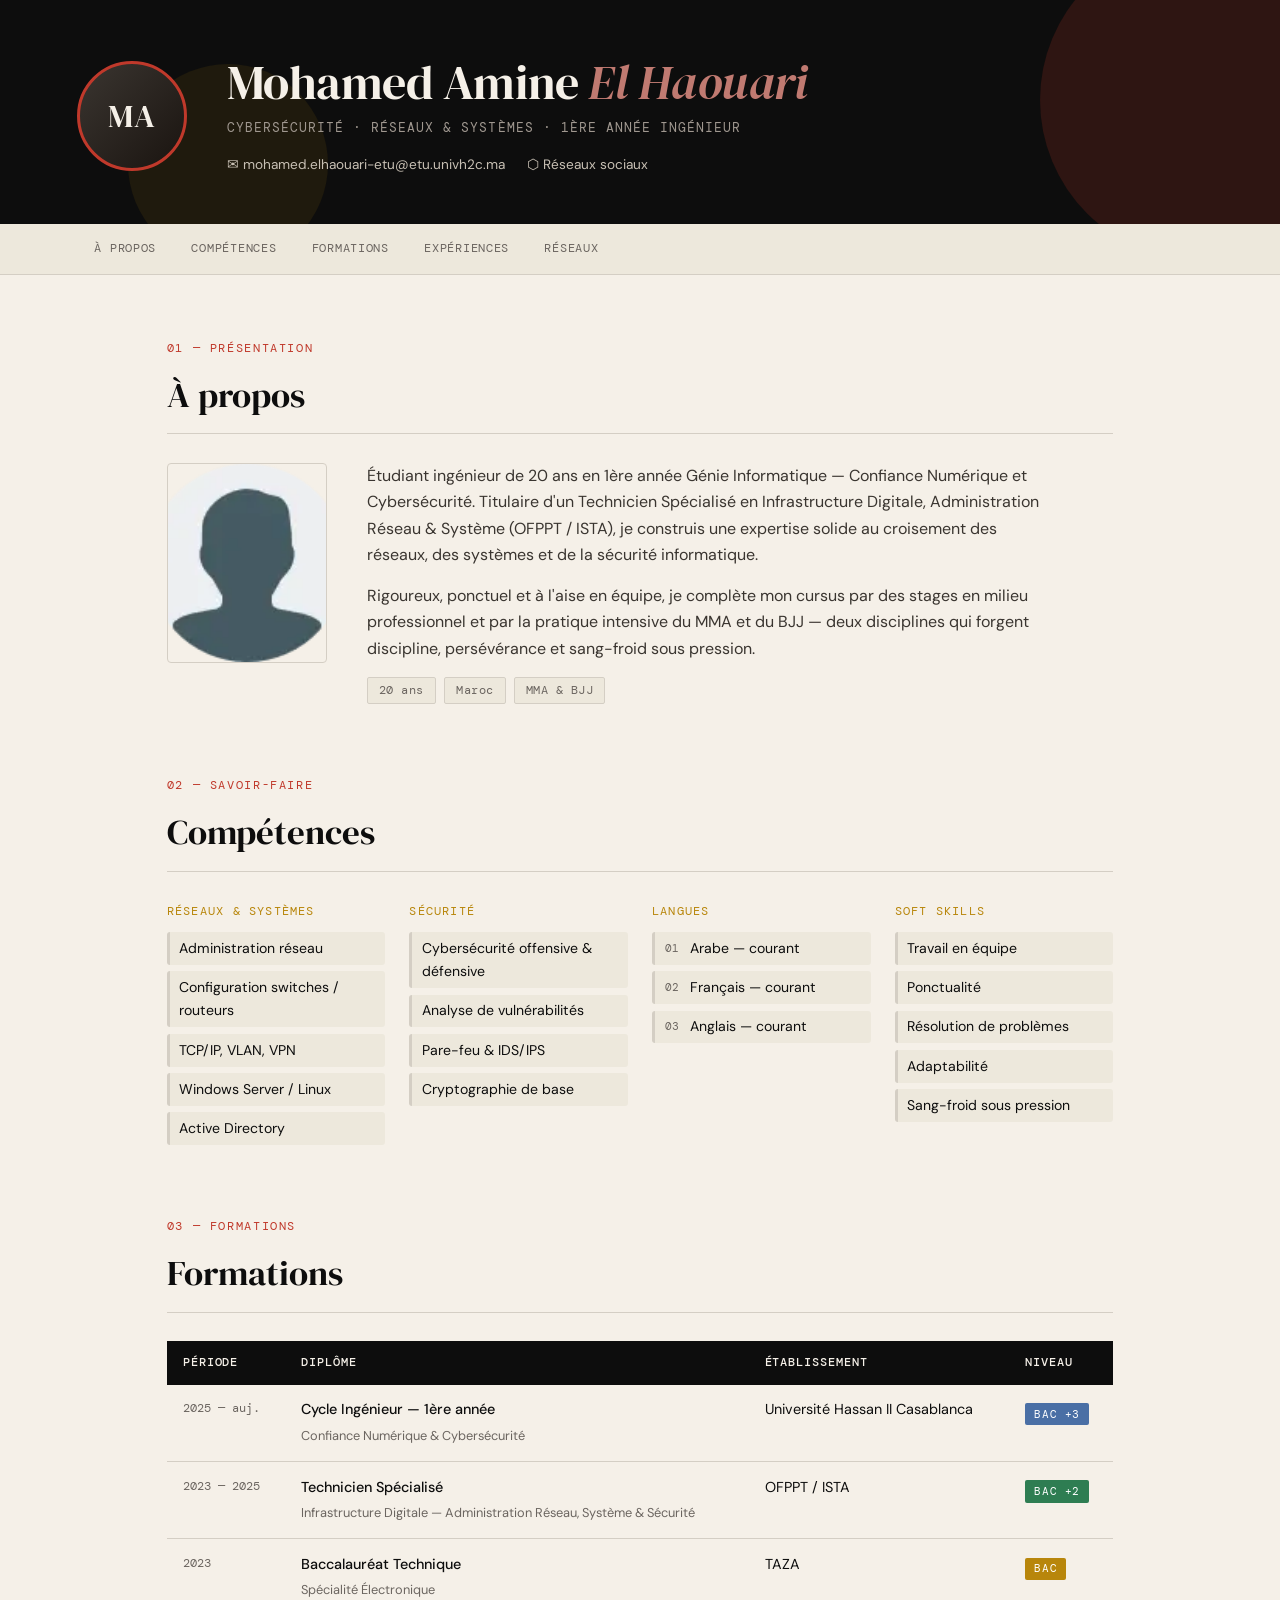
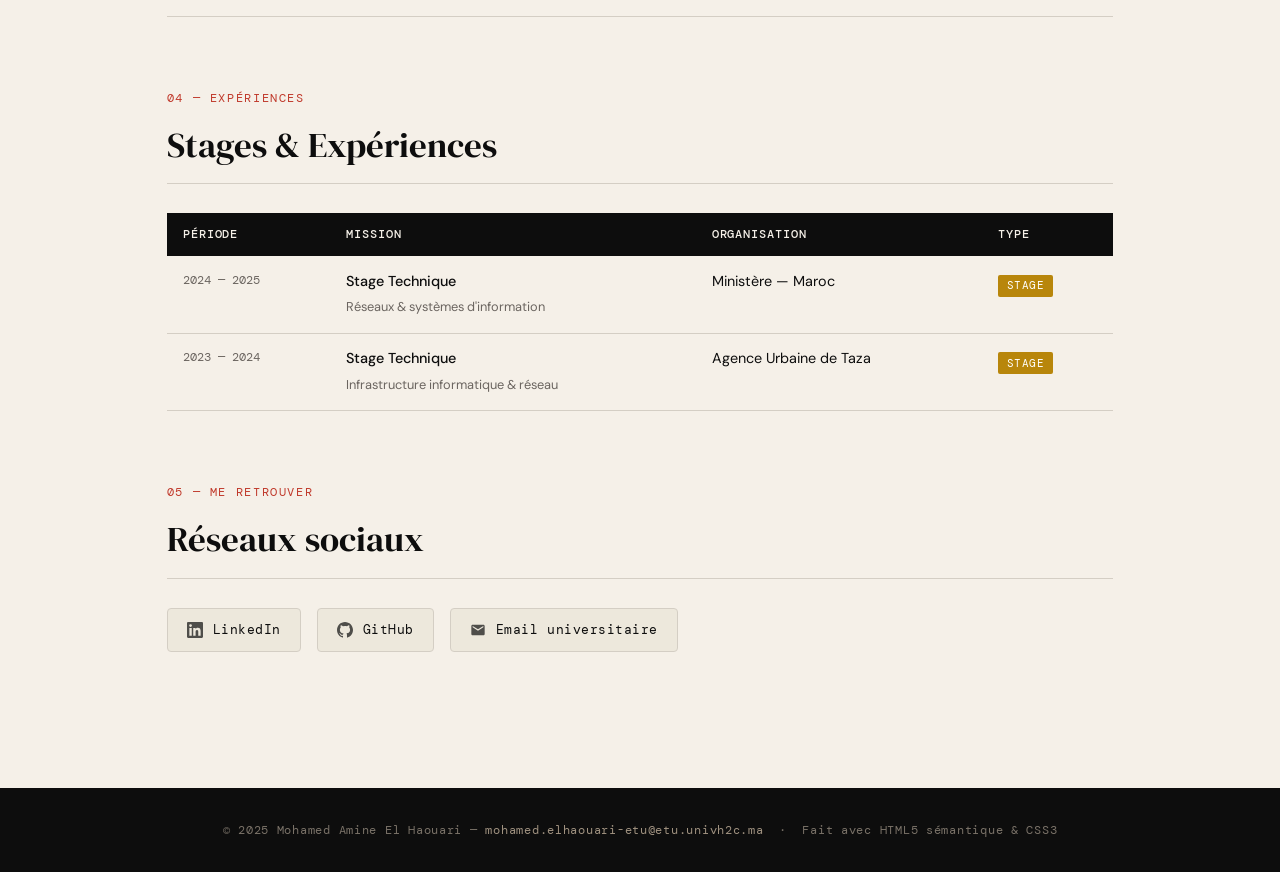
<file: TP1/index.html>
<!DOCTYPE html>
<html lang="fr">
<head>
  <meta charset="UTF-8" />
  <meta name="viewport" content="width=device-width, initial-scale=1.0" />
  <title>Mohamed Amine El Haouari — Cybersécurité &amp; Réseaux</title>
  <link rel="preconnect" href="https://fonts.googleapis.com" />
  <link rel="preconnect" href="https://fonts.gstatic.com" crossorigin />
  <link href="https://fonts.googleapis.com/css2?family=DM+Serif+Display:ital@0;1&family=DM+Mono:wght@400;500&family=DM+Sans:wght@300;400;500&display=swap" rel="stylesheet" />
  <style>
    :root {
      --ink: #0d0d0d;
      --paper: #f5f0e8;
      --cream: #ede8dc;
      --accent: #c0392b;
      --gold: #b8860b;
      --muted: #6b6560;
      --border: #d4cec4;
      --serif: 'DM Serif Display', Georgia, serif;
      --mono: 'DM Mono', monospace;
      --sans: 'DM Sans', sans-serif;
    }

    *, *::before, *::after { box-sizing: border-box; margin: 0; padding: 0; }
    html { scroll-behavior: smooth; font-size: 16px; }

    body {
      background-color: var(--paper);
      color: var(--ink);
      font-family: var(--sans);
      line-height: 1.65;
      overflow-x: hidden;
    }

    /* ─── HEADER ─────────────────────────────────────── */
    header {
      position: relative;
      background-color: var(--ink);
      color: var(--paper);
      padding: 3.5rem 6vw 3rem;
      overflow: hidden;
    }
    header::before {
      content: '';
      position: absolute;
      top: -60px; right: -80px;
      width: 320px; height: 320px;
      border-radius: 50%;
      background: rgba(192,57,43,0.18);
      pointer-events: none;
    }
    header::after {
      content: '';
      position: absolute;
      bottom: -40px; left: 10%;
      width: 200px; height: 200px;
      border-radius: 50%;
      background: rgba(184,134,11,0.10);
      pointer-events: none;
    }
    .header-inner {
      display: flex;
      align-items: center;
      gap: 2.5rem;
      position: relative;
      z-index: 1;
    }
    .avatar {
      flex-shrink: 0;
      width: 110px; height: 110px;
      border-radius: 50%;
      border: 3px solid var(--accent);
      background: linear-gradient(135deg, #3a3530 0%, #1a1410 100%);
      display: flex; align-items: center; justify-content: center;
      font-family: var(--serif);
      font-size: 2rem;
      color: var(--paper);
      letter-spacing: 0.02em;
    }
    .header-text h1 {
      font-family: var(--serif);
      font-size: clamp(1.8rem, 4.5vw, 3rem);
      font-weight: 400;
      letter-spacing: -0.01em;
      line-height: 1.1;
    }
    .header-text h1 em { font-style: italic; color: #c07a71; }
    .header-text .subtitle {
      margin-top: 0.5rem;
      font-family: var(--mono);
      font-size: 0.8rem;
      color: #a09890;
      letter-spacing: 0.08em;
      text-transform: uppercase;
    }
    .header-contacts {
      margin-top: 1rem;
      display: flex;
      flex-wrap: wrap;
      gap: 0.5rem 1.4rem;
      font-size: 0.85rem;
    }
    .header-contacts a {
      color: #c8c0b4;
      text-decoration: none;
      display: flex; align-items: center; gap: 0.35rem;
      transition: color 0.2s;
    }
    .header-contacts a:hover { color: var(--paper); }

    /* ─── NAV ─────────────────────────────────────────── */
    nav {
      background-color: var(--cream);
      border-bottom: 1px solid var(--border);
      padding: 0 6vw;
      position: sticky;
      top: 0;
      z-index: 100;
    }
    nav ul { list-style: none; display: flex; gap: 0; }
    nav ul li a {
      display: inline-block;
      padding: 0.85rem 1.1rem;
      font-family: var(--mono);
      font-size: 0.76rem;
      letter-spacing: 0.06em;
      text-transform: uppercase;
      color: var(--muted);
      text-decoration: none;
      border-bottom: 2px solid transparent;
      transition: color 0.2s, border-color 0.2s;
    }
    nav ul li a:hover { color: var(--accent); border-bottom-color: var(--accent); }

    /* ─── MAIN ────────────────────────────────────────── */
    main { padding: 4rem 6vw; max-width: 1100px; margin: 0 auto; }
    section { margin-bottom: 4.5rem; }

    .section-label {
      font-family: var(--mono);
      font-size: 0.72rem;
      letter-spacing: 0.14em;
      text-transform: uppercase;
      color: var(--accent);
      margin-bottom: 0.5rem;
    }
    h2 {
      font-family: var(--serif);
      font-size: clamp(1.6rem, 3vw, 2.2rem);
      font-weight: 400;
      border-bottom: 1px solid var(--border);
      padding-bottom: 0.6rem;
      margin-bottom: 1.8rem;
    }
    h3 {
      font-family: var(--serif);
      font-size: 1.1rem;
      font-weight: 400;
      margin-bottom: 0.3rem;
    }

    /* ─── À PROPOS ────────────────────────────────────── */
    .about-grid {
      display: grid;
      grid-template-columns: 160px 1fr;
      gap: 2.5rem;
      align-items: start;
    }
    .about-photo {
      width: 160px; height: 200px;
      object-fit: cover;
      border-radius: 4px;
      border: 1px solid var(--border);
    }
    .about-text p { margin-bottom: 0.9rem; color: #3a3530; max-width: 62ch; }
    .info-chips {
      display: flex;
      flex-wrap: wrap;
      gap: 0.5rem;
      margin-top: 0.5rem;
    }
    .chip {
      padding: 0.2rem 0.7rem;
      border-radius: 2px;
      font-family: var(--mono);
      font-size: 0.74rem;
      letter-spacing: 0.04em;
      background: var(--cream);
      border: 1px solid var(--border);
      color: var(--muted);
    }

    /* ─── COMPÉTENCES ─────────────────────────────────── */
    .skills-cols {
      display: grid;
      grid-template-columns: repeat(auto-fit, minmax(190px, 1fr));
      gap: 1.5rem;
    }
    .skill-group h3 {
      font-family: var(--mono);
      font-size: 0.76rem;
      letter-spacing: 0.1em;
      text-transform: uppercase;
      color: var(--gold);
      margin-bottom: 0.7rem;
    }
    .skill-group ul {
      list-style: none;
      display: flex; flex-direction: column; gap: 0.4rem;
    }
    .skill-group ul li {
      font-size: 0.88rem;
      display: flex; align-items: center; gap: 0.5rem;
      padding: 0.3rem 0.6rem;
      border-radius: 3px;
      background: var(--cream);
      border-left: 3px solid var(--border);
      transition: border-color 0.2s, background 0.2s;
    }
    .skill-group ul li:hover { border-left-color: var(--accent); background: #ede5d8; }

    .skill-group ol {
      list-style: none;
      counter-reset: skill-counter;
      display: flex; flex-direction: column; gap: 0.4rem;
    }
    .skill-group ol li {
      counter-increment: skill-counter;
      font-size: 0.88rem;
      display: flex; align-items: center; gap: 0.7rem;
      padding: 0.3rem 0.6rem;
      border-radius: 3px;
      background: var(--cream);
      border-left: 3px solid var(--border);
      transition: border-color 0.2s, background 0.2s;
    }
    .skill-group ol li::before {
      content: counter(skill-counter, decimal-leading-zero);
      font-family: var(--mono);
      font-size: 0.66rem;
      color: var(--muted);
      flex-shrink: 0;
    }
    .skill-group ol li:hover { border-left-color: var(--gold); background: #ede5d8; }

    /* ─── TABLEAU ─────────────────────────────────────── */
    table { width: 100%; border-collapse: collapse; font-size: 0.9rem; }
    thead tr { background: var(--ink); color: var(--paper); }
    thead th {
      padding: 0.75rem 1rem;
      text-align: left;
      font-family: var(--mono);
      font-size: 0.73rem;
      letter-spacing: 0.08em;
      text-transform: uppercase;
      font-weight: 500;
    }
    tbody tr { border-bottom: 1px solid var(--border); transition: background 0.15s; }
    tbody tr:hover { background: var(--cream); }
    tbody td { padding: 0.85rem 1rem; vertical-align: top; }
    tbody td:first-child {
      font-family: var(--mono);
      font-size: 0.78rem;
      color: var(--muted);
      white-space: nowrap;
    }
    tbody td strong { font-weight: 500; display: block; margin-bottom: 0.1rem; }
    tbody td small { color: var(--muted); font-size: 0.8rem; }

    .badge {
      display: inline-block;
      padding: 0.15rem 0.55rem;
      border-radius: 2px;
      font-family: var(--mono);
      font-size: 0.66rem;
      letter-spacing: 0.06em;
      text-transform: uppercase;
      background: var(--accent);
      color: #fff;
      margin-top: 0.3rem;
    }
    .badge.gold  { background: var(--gold); }
    .badge.blue  { background: #4a6fa5; }
    .badge.green { background: #2e7d52; }

    /* ─── RÉSEAUX ─────────────────────────────────────── */
    .social-grid { display: flex; flex-wrap: wrap; gap: 1rem; }
    .social-link {
      display: inline-flex;
      align-items: center;
      gap: 0.6rem;
      padding: 0.65rem 1.2rem;
      background: var(--cream);
      border: 1px solid var(--border);
      border-radius: 4px;
      text-decoration: none;
      color: var(--ink);
      font-family: var(--mono);
      font-size: 0.82rem;
      letter-spacing: 0.04em;
      transition: background 0.2s, border-color 0.2s, color 0.2s;
    }
    .social-link:hover { background: var(--ink); color: var(--paper); border-color: var(--ink); }
    .social-icon { width: 16px; height: 16px; opacity: 0.7; }

    /* ─── FOOTER ──────────────────────────────────────── */
    footer {
      background: var(--ink);
      color: #7a7268;
      padding: 2rem 6vw;
      text-align: center;
      font-family: var(--mono);
      font-size: 0.76rem;
      letter-spacing: 0.06em;
    }
    footer a { color: #a09280; text-decoration: none; }
    footer a:hover { color: var(--paper); }

    /* ─── RESPONSIVE ──────────────────────────────────── */
    @media (max-width: 640px) {
      .header-inner { flex-direction: column; text-align: center; }
      .about-grid { grid-template-columns: 1fr; }
      .about-photo { margin: 0 auto; }
      nav ul { overflow-x: auto; }
    }

    /* ─── ANIMATIONS ──────────────────────────────────── */
    @keyframes fadeUp {
      from { opacity: 0; transform: translateY(18px); }
      to   { opacity: 1; transform: translateY(0); }
    }
    header, nav, main section { animation: fadeUp 0.55s ease both; }
    nav { animation-delay: 0.05s; }
    main section:nth-child(1) { animation-delay: 0.10s; }
    main section:nth-child(2) { animation-delay: 0.18s; }
    main section:nth-child(3) { animation-delay: 0.26s; }
    main section:nth-child(4) { animation-delay: 0.34s; }
  </style>
</head>
<body>

<!-- ═══ HEADER ═══════════════════════════════════════════ -->
<header>
  <div class="header-inner">
    <div class="avatar" aria-label="Initiales de Mohamed Amine El Haouari">MA</div>
    <div class="header-text">
      <h1>Mohamed Amine <em>El Haouari</em></h1>
      <p class="subtitle">Cybersécurité · Réseaux &amp; Systèmes · 1ère Année Ingénieur</p>
      <div class="header-contacts">
        <a href="mailto:mohamed.elhaouari-etu@etu.univh2c.ma">✉ mohamed.elhaouari-etu@etu.univh2c.ma</a>
        <a href="#reseaux">⬡ Réseaux sociaux</a>
      </div>
    </div>
  </div>
</header>

<!-- ═══ NAV ═══════════════════════════════════════════════ -->
<nav aria-label="Navigation principale">
  <ul>
    <li><a href="#a-propos">À propos</a></li>
    <li><a href="#competences">Compétences</a></li>
    <li><a href="#formations">Formations</a></li>
    <li><a href="#experiences">Expériences</a></li>
    <li><a href="#reseaux">Réseaux</a></li>
  </ul>
</nav>

<!-- ═══ MAIN ══════════════════════════════════════════════ -->
<main>

  <!-- À PROPOS -->
  <section id="a-propos">
    <p class="section-label">01 — Présentation</p>
    <h2>À propos</h2>
    <div class="about-grid">
      <img
        src="assets/img.webp"
        alt="Portrait professionnel de Mohamed Amine El Haouari, étudiant ingénieur en cybersécurité"
        class="about-photo"
        width="160"
        height="200"
      />
      <div class="about-text">
        <p>
          Étudiant ingénieur de 20 ans en 1ère année Génie Informatique — Confiance Numérique
          et Cybersécurité. Titulaire d'un Technicien Spécialisé en Infrastructure Digitale,
          Administration Réseau &amp; Système (OFPPT / ISTA), je construis une
          expertise solide au croisement des réseaux, des systèmes et de la sécurité informatique.
        </p>
        <p>
          Rigoureux, ponctuel et à l'aise en équipe, je complète mon cursus par des stages en
          milieu professionnel et par la pratique intensive du MMA et du BJJ — deux disciplines
          qui forgent discipline, persévérance et sang-froid sous pression.
        </p>
        <div class="info-chips">
          <span class="chip">20 ans</span>
          <span class="chip">Maroc</span>
          <span class="chip">MMA &amp; BJJ</span>
        </div>
      </div>
    </div>
  </section>

  <!-- COMPÉTENCES -->
  <section id="competences">
    <p class="section-label">02 — Savoir-faire</p>
    <h2>Compétences</h2>
    <div class="skills-cols">

      <div class="skill-group">
        <h3>Réseaux &amp; Systèmes</h3>
        <ul>
          <li>Administration réseau</li>
          <li>Configuration switches / routeurs</li>
          <li>TCP/IP, VLAN, VPN</li>
          <li>Windows Server / Linux</li>
          <li>Active Directory</li>
        </ul>
      </div>

      <div class="skill-group">
        <h3>Sécurité</h3>
        <ul>
          <li>Cybersécurité offensive &amp; défensive</li>
          <li>Analyse de vulnérabilités</li>
          <li>Pare-feu &amp; IDS/IPS</li>
          <li>Cryptographie de base</li>
        </ul>
      </div>

      <div class="skill-group">
        <h3>Langues</h3>
        <ol>
          <li>Arabe — courant</li>
          <li>Français — courant</li>
          <li>Anglais — courant</li>
        </ol>
      </div>

      <div class="skill-group">
        <h3>Soft Skills</h3>
        <ul>
          <li>Travail en équipe</li>
          <li>Ponctualité</li>
          <li>Résolution de problèmes</li>
          <li>Adaptabilité</li>
          <li>Sang-froid sous pression</li>
        </ul>
      </div>

    </div>
  </section>

  <!-- FORMATIONS -->
  <section id="formations">
    <p class="section-label">03 — Formations</p>
    <h2>Formations</h2>

    <table>
      <thead>
        <tr>
          <th scope="col">Période</th>
          <th scope="col">Diplôme</th>
          <th scope="col">Établissement</th>
          <th scope="col">Niveau</th>
        </tr>
      </thead>
      <tbody>
        <tr>
          <td>2025 — auj.</td>
          <td>
            <strong>Cycle Ingénieur — 1ère année</strong>
            <small>Confiance Numérique &amp; Cybersécurité</small>
          </td>
          <td>Université Hassan II Casablanca</td>
          <td><span class="badge blue">Bac +3</span></td>
        </tr>
        <tr>
          <td>2023 — 2025</td>
          <td>
            <strong>Technicien Spécialisé</strong>
            <small>Infrastructure Digitale — Administration Réseau, Système &amp; Sécurité</small>
          </td>
          <td>OFPPT / ISTA</td>
          <td><span class="badge green">Bac +2</span></td>
        </tr>
        <tr>
          <td>2023</td>
          <td>
            <strong>Baccalauréat Technique</strong>
            <small>Spécialité Électronique</small>
          </td>
          <td>TAZA</td>
          <td><span class="badge gold">Bac</span></td>
        </tr>
      </tbody>
    </table>
  </section>

  <!-- EXPÉRIENCES -->
  <section id="experiences">
    <p class="section-label">04 — Expériences</p>
    <h2>Stages &amp; Expériences</h2>

    <table>
      <thead>
        <tr>
          <th scope="col">Période</th>
          <th scope="col">Mission</th>
          <th scope="col">Organisation</th>
          <th scope="col">Type</th>
        </tr>
      </thead>
      <tbody>
        <tr>
          <td>2024 — 2025</td>
          <td>
            <strong>Stage Technique</strong>
            <small>Réseaux &amp; systèmes d'information</small>
          </td>
          <td>Ministère — Maroc</td>
          <td><span class="badge gold">Stage</span></td>
        </tr>
        <tr>
          <td>2023 — 2024</td>
          <td>
            <strong>Stage Technique</strong>
            <small>Infrastructure informatique &amp; réseau</small>
          </td>
          <td>Agence Urbaine de Taza</td>
          <td><span class="badge gold">Stage</span></td>
        </tr>
      </tbody>
    </table>
  </section>

  <!-- RÉSEAUX SOCIAUX -->
  <section id="reseaux">
    <p class="section-label">05 — Me retrouver</p>
    <h2>Réseaux sociaux</h2>
    <div class="social-grid">

      <a
        href="https://linkedin.com/in/mohamed-amine-el-haouari"
        target="_blank"
        rel="noopener noreferrer"
        class="social-link"
      >
        <svg class="social-icon" viewBox="0 0 24 24" fill="currentColor" aria-hidden="true">
          <path d="M20.45 20.45h-3.55v-5.57c0-1.33-.02-3.04-1.85-3.04-1.86 0-2.14 1.45-2.14 2.95v5.66H9.36V9h3.41v1.56h.05c.47-.9 1.63-1.85 3.36-1.85 3.59 0 4.26 2.36 4.26 5.43v6.31zM5.34 7.43a2.06 2.06 0 1 1 0-4.12 2.06 2.06 0 0 1 0 4.12zm1.78 13.02H3.56V9h3.56v11.45zM22.23 0H1.77C.79 0 0 .77 0 1.72v20.56C0 23.23.79 24 1.77 24h20.46c.98 0 1.77-.77 1.77-1.72V1.72C24 .77 23.21 0 22.23 0z"/>
        </svg>
        LinkedIn
      </a>

      <a
        href="https://github.com/mohamed-amine-elhaouari"
        target="_blank"
        rel="noopener noreferrer"
        class="social-link"
      >
        <svg class="social-icon" viewBox="0 0 24 24" fill="currentColor" aria-hidden="true">
          <path d="M12 0C5.37 0 0 5.37 0 12c0 5.3 3.44 9.8 8.2 11.38.6.1.82-.26.82-.57v-2c-3.34.72-4.04-1.61-4.04-1.61-.54-1.37-1.33-1.74-1.33-1.74-1.08-.74.08-.72.08-.72 1.2.08 1.83 1.23 1.83 1.23 1.06 1.82 2.79 1.3 3.47.99.1-.77.42-1.3.76-1.6-2.67-.3-5.47-1.33-5.47-5.93 0-1.31.47-2.38 1.24-3.22-.12-.3-.54-1.52.12-3.18 0 0 1.01-.32 3.3 1.23a11.5 11.5 0 0 1 3-.4c1.02 0 2.04.13 3 .4 2.28-1.55 3.29-1.23 3.29-1.23.66 1.66.24 2.88.12 3.18.77.84 1.23 1.91 1.23 3.22 0 4.61-2.81 5.62-5.48 5.92.43.37.82 1.1.82 2.22v3.29c0 .32.22.68.83.56C20.57 21.8 24 17.3 24 12 24 5.37 18.63 0 12 0z"/>
        </svg>
        GitHub
      </a>

      <a
        href="mailto:mohamed.elhaouari-etu@etu.univh2c.ma"
        class="social-link"
      >
        <svg class="social-icon" viewBox="0 0 24 24" fill="currentColor" aria-hidden="true">
          <path d="M20 4H4c-1.1 0-2 .9-2 2v12c0 1.1.9 2 2 2h16c1.1 0 2-.9 2-2V6c0-1.1-.9-2-2-2zm0 4-8 5-8-5V6l8 5 8-5v2z"/>
        </svg>
        Email universitaire
      </a>

    </div>
  </section>

</main>

<!-- ═══ FOOTER ════════════════════════════════════════════ -->
<footer>
  <p>
    &copy; 2025 Mohamed Amine El Haouari —
    <a href="mailto:mohamed.elhaouari-etu@etu.univh2c.ma">mohamed.elhaouari-etu@etu.univh2c.ma</a>
    &nbsp;·&nbsp; Fait avec HTML5 sémantique &amp; CSS3
  </p>
</footer>

</body>
</html>
</file>
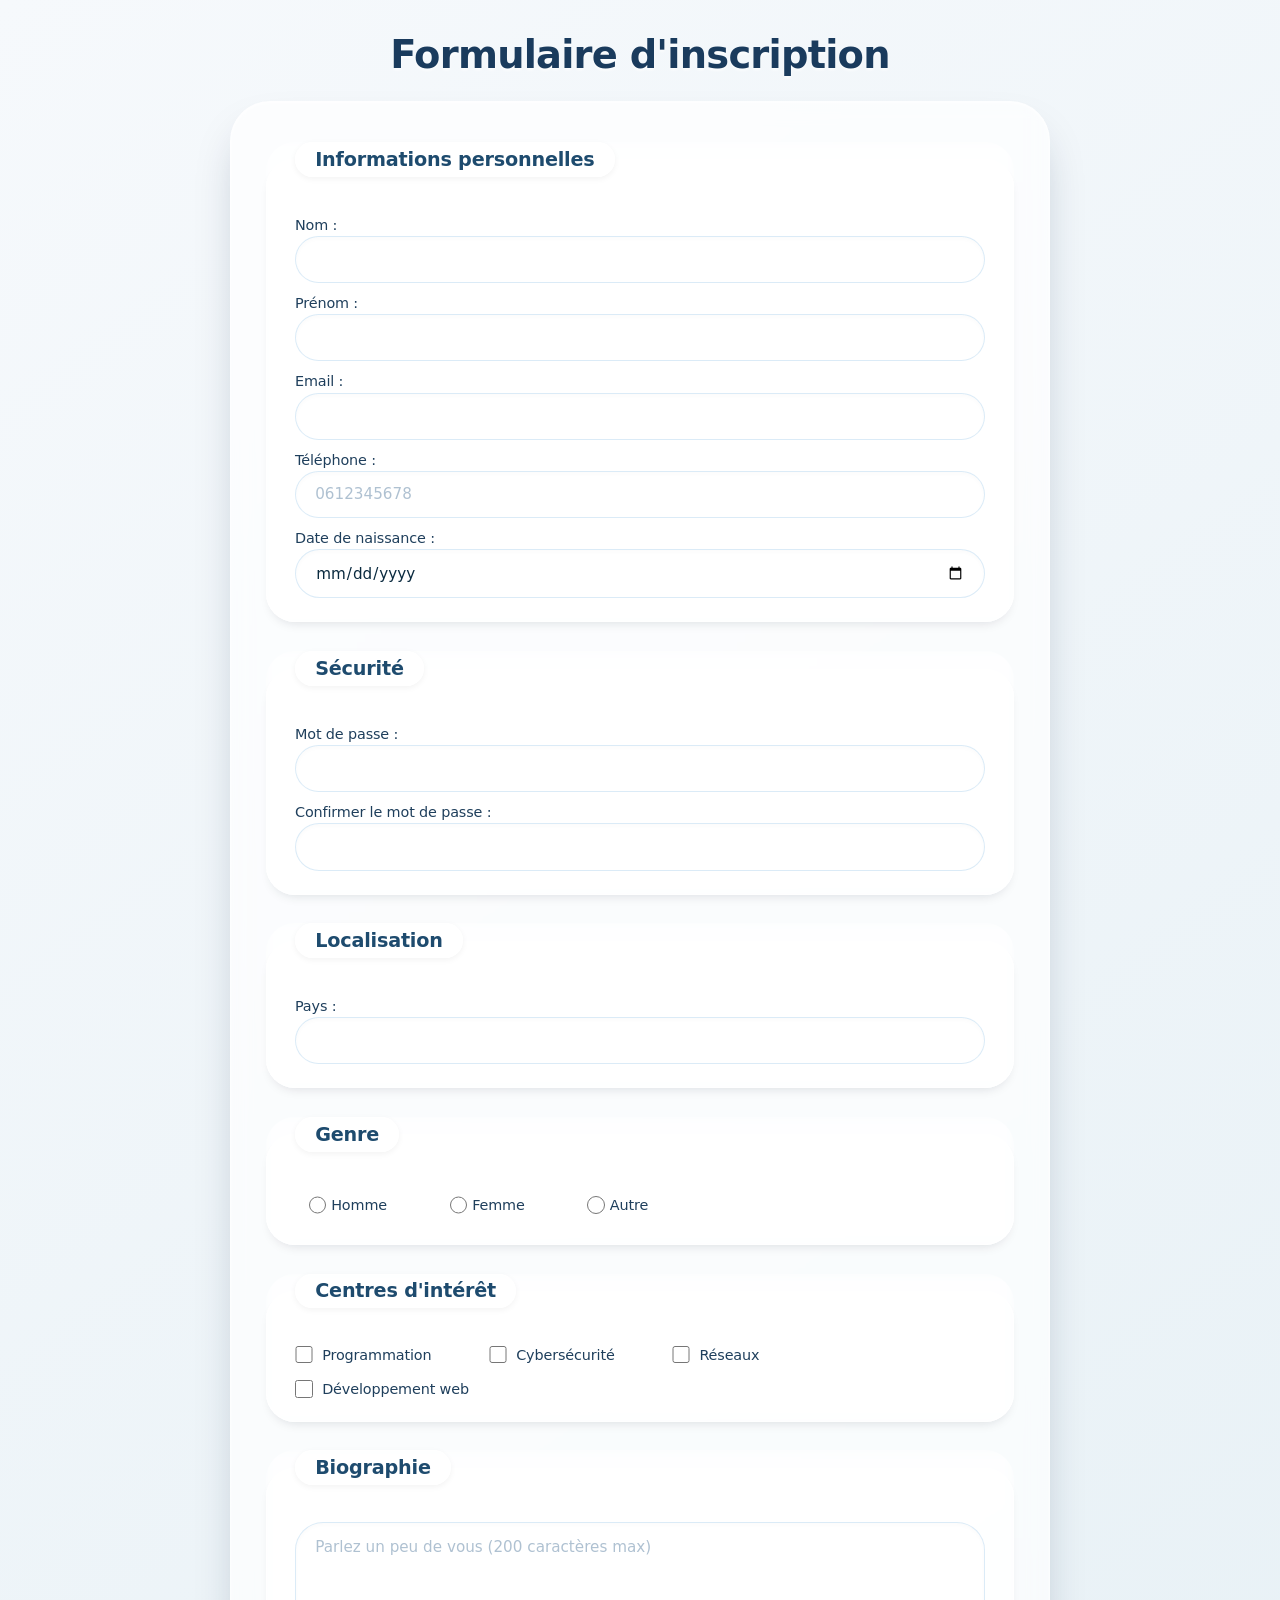
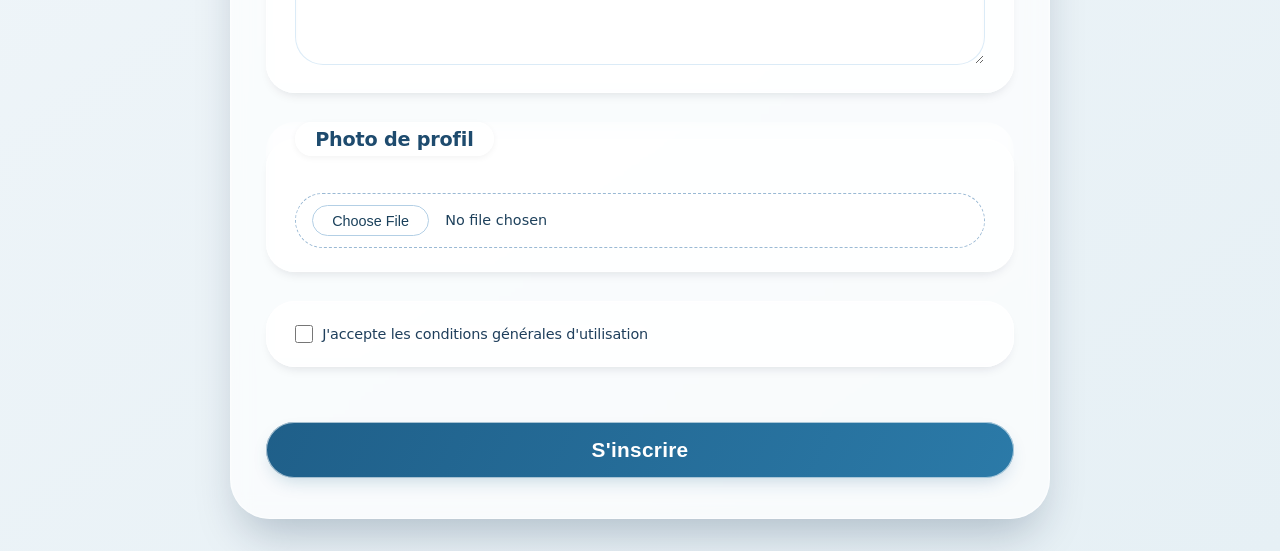
<file: TP2/index.html>
<!doctype html>
<html lang="en">
  <head>
    <meta charset="UTF-8" />
    <meta name="viewport" content="width=device-width, initial-scale=1.0" />
    <title>Formulaire d'inscription</title>
    <link rel="stylesheet" href="style.css" />
  </head>
  <body>
    <h1>Formulaire d'inscription</h1>

    <form>
     
      <fieldset>
        <legend>Informations personnelles</legend>

        <label for="nom">Nom :</label><br />
        <input
          type="text"
          name="nom"
          required
          autocomplete="family-name"
        /><br />

        <label for="prenom">Prénom :</label><br />
        <input
          type="text"
          name="prenom"
          required
          autocomplete="given-name"
        /><br />

        <label for="email">Email :</label><br />
        <input type="email" name="email" required autocomplete="email" /><br />

        <label for="telephone">Téléphone :</label><br />
        <input
          type="tel"
          name="telephone"
          pattern="^(\+33|0)[1-9](\d{2}){4}$"
          placeholder="0612345678"
          required
        /><br />

        <label for="date">Date de naissance :</label><br />
        <input type="date" name="date" required max="2008-03-11" /><br />
      </fieldset>


      <fieldset>
        <legend>Sécurité</legend>

        <label for="password">Mot de passe :</label><br />
        <input
          type="password"
          name="password"
          required
          pattern="(?=.*[A-Z])(?=.*[0-9]).{8,}"
          title="Minimum 8 caractères, une majuscule et un chiffre"
        /><br />

        <label for="confirm">Confirmer le mot de passe :</label><br />
        <input type="password" name="confirm" required /><br />
      </fieldset>

      <fieldset>
        <legend>Localisation</legend>

        <label for="pays">Pays :</label><br />
        <input list="liste-pays" name="pays" required />

        <datalist>
          <option value="France"></option>
          <option value="Maroc"></option>
          <option value="Belgique"></option>
          <option value="Canada"></option>
          <option value="Suisse"></option>
        </datalist>
      </fieldset>

      <fieldset>
        <legend>Genre</legend>

        <label>
          <input type="radio" name="genre" value="homme" required />
          Homme
        </label>

        <label>
          <input type="radio" name="genre" value="femme" />
          Femme
        </label>

        <label>
          <input type="radio" name="genre" value="autre" />
          Autre
        </label>
      </fieldset>

      <fieldset>
        <legend>Centres d'intérêt</legend>

        <label
          ><input type="checkbox" name="interet" value="programmation" />
          Programmation</label
        ><br />
        <label
          ><input type="checkbox" name="interet" value="cybersecurite" />
          Cybersécurité</label
        ><br />
        <label
          ><input type="checkbox" name="interet" value="reseaux" />
          Réseaux</label
        ><br />
        <label
          ><input type="checkbox" name="interet" value="devweb" /> Développement
          web</label
        >
      </fieldset>

      <fieldset>
        <legend>Biographie</legend>

        <textarea
          name="bio"
          rows="5"
          cols="40"
          maxlength="200"
          placeholder="Parlez un peu de vous (200 caractères max)"
        ></textarea>
      </fieldset>

      <fieldset>
        <legend>Photo de profil</legend>

        <input type="file" accept="image/*" />
      </fieldset>

      <fieldset>
        <label>
          <input type="checkbox" required />
          J'accepte les conditions générales d'utilisation
        </label>
      </fieldset>

      <br />

      <button type="submit">S'inscrire</button>
    </form>
  </body>
</html>
</file>
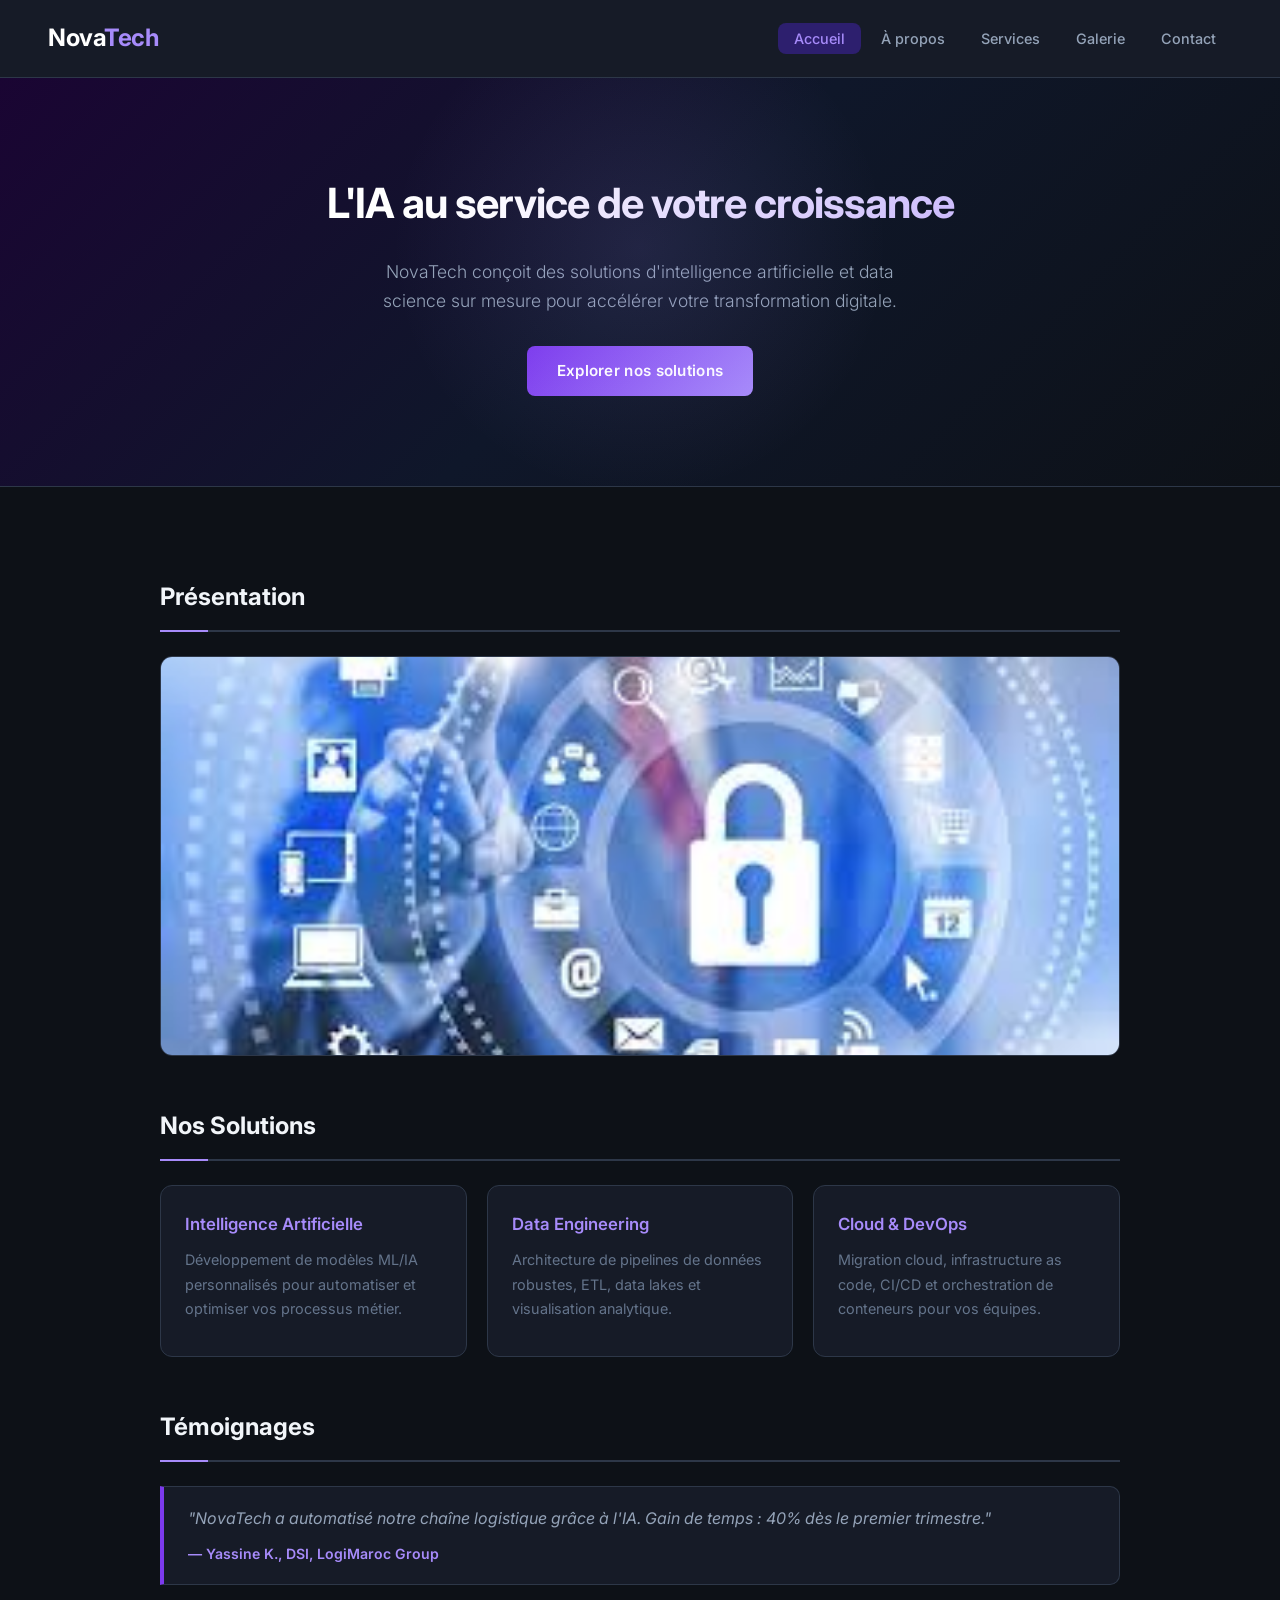
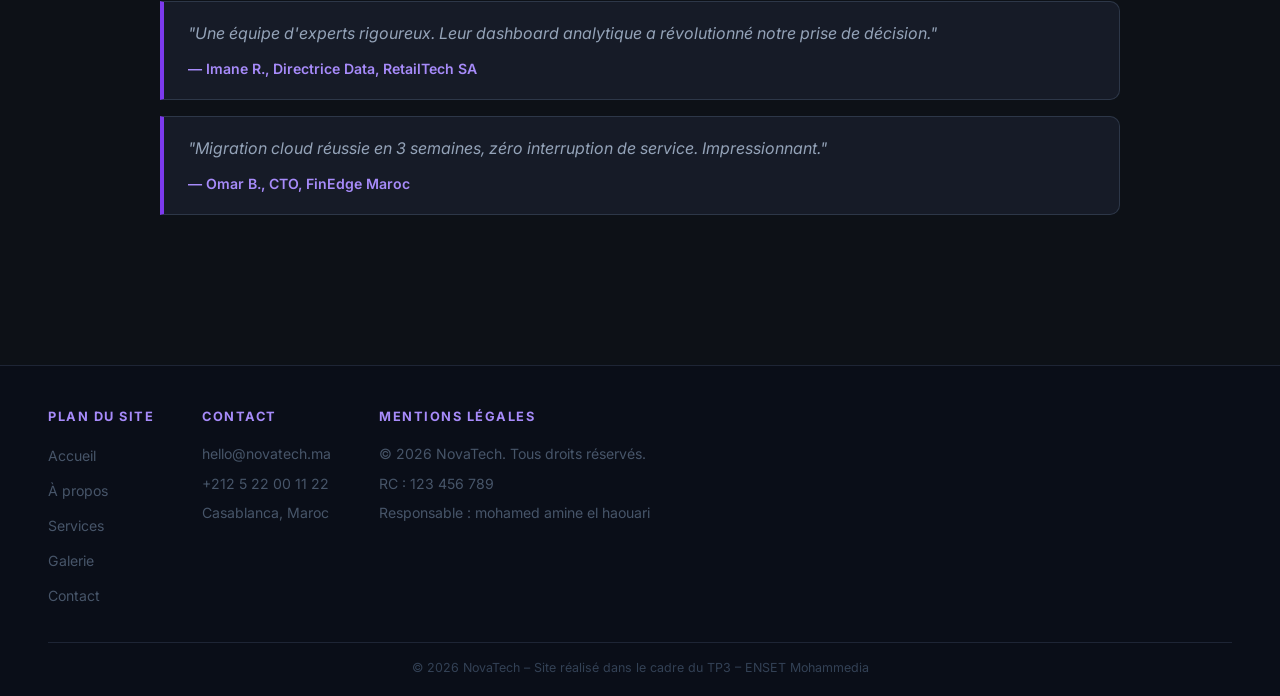
<file: tp3/index.html>
<!doctype html>
<html lang="fr">

<head>
  <meta charset="UTF-8" />
  <meta name="viewport" content="width=device-width, initial-scale=1.0" />
  <title>NovaTech – Accueil</title>
  <meta name="description"
    content="NovaTech, votre partenaire en intelligence artificielle et transformation digitale. IA, cloud, data science et ingénierie logicielle." />

  <!-- Open Graph -->
  <meta property="og:title" content="NovaTech – Accueil" />
  <meta property="og:description" content="Votre partenaire en intelligence artificielle et innovation digitale." />
  <meta property="og:type" content="website" />
  <meta property="og:url" content="https://novatech.example.com/" />
  <meta property="og:image" content="images/securite.jpg" />

  <link rel="stylesheet" href="css/style.css" />
</head>

<body>

  <header>
    <a href="index.html" class="logo">Nova<span>Tech</span></a>
    <nav>
      <ul>
        <li><a href="index.html" class="active">Accueil</a></li>
        <li><a href="pages/about.html">À propos</a></li>
        <li><a href="pages/services.html">Services</a></li>
        <li><a href="pages/gallery.html">Galerie</a></li>
        <li><a href="pages/contact.html">Contact</a></li>
      </ul>
    </nav>
  </header>


  <div class="hero">
    <h1>L'IA au service de votre croissance</h1>
    <p>NovaTech conçoit des solutions d'intelligence artificielle et data science sur mesure pour accélérer votre transformation digitale.</p>
    <a href="pages/services.html" class="btn">Explorer nos solutions</a>
  </div>

  <main>

    <!-- Visuel de présentation -->
    <section>
      <h2>Présentation</h2>
      <div class="video-container">
        <img src="images/securite.jpg" alt="Présentation de NovaTech" />
      </div>
    </section>

    <!-- Services -->
    <section>
      <h2>Nos Solutions</h2>
      <div class="cards">
        <div class="card">
          <h3>Intelligence Artificielle</h3>
          <p>Développement de modèles ML/IA personnalisés pour automatiser et optimiser vos processus métier.</p>
        </div>
        <div class="card">
          <h3>Data Engineering</h3>
          <p>Architecture de pipelines de données robustes, ETL, data lakes et visualisation analytique.</p>
        </div>
        <div class="card">
          <h3>Cloud & DevOps</h3>
          <p>Migration cloud, infrastructure as code, CI/CD et orchestration de conteneurs pour vos équipes.</p>
        </div>
      </div>
    </section>

    <!-- Témoignages -->
    <section>
      <h2>Témoignages</h2>

      <blockquote class="temoignage">
        <p>"NovaTech a automatisé notre chaîne logistique grâce à l'IA. Gain de temps : 40% dès le premier trimestre."</p>
        <cite>— Yassine K., DSI, LogiMaroc Group</cite>
      </blockquote>

      <blockquote class="temoignage">
        <p>"Une équipe d'experts rigoureux. Leur dashboard analytique a révolutionné notre prise de décision."</p>
        <cite>— Imane R., Directrice Data, RetailTech SA</cite>
      </blockquote>

      <blockquote class="temoignage">
        <p>"Migration cloud réussie en 3 semaines, zéro interruption de service. Impressionnant."</p>
        <cite>— Omar B., CTO, FinEdge Maroc</cite>
      </blockquote>
    </section>

  </main>

  <footer>
    <div class="footer-grid">
      <div class="footer-col">
        <h4>Plan du site</h4>
        <ul>
          <li><a href="index.html">Accueil</a></li>
          <li><a href="pages/about.html">À propos</a></li>
          <li><a href="pages/services.html">Services</a></li>
          <li><a href="pages/gallery.html">Galerie</a></li>
          <li><a href="pages/contact.html">Contact</a></li>
        </ul>
      </div>
      <div class="footer-col">
        <h4>Contact</h4>
        <p>hello@novatech.ma</p>
        <p>+212 5 22 00 11 22</p>
        <p>Casablanca, Maroc</p>
      </div>
      <div class="footer-col">
        <h4>Mentions légales</h4>
        <p>© 2026 NovaTech. Tous droits réservés.</p>
        <p>RC : 123 456 789</p>
        <p>Responsable : mohamed amine el haouari</p>
      </div>
    </div>
    <div class="footer-bottom">
      <p>© 2026 NovaTech – Site réalisé dans le cadre du TP3 – ENSET Mohammedia</p>
    </div>
  </footer>

</body>

</html>
</file>
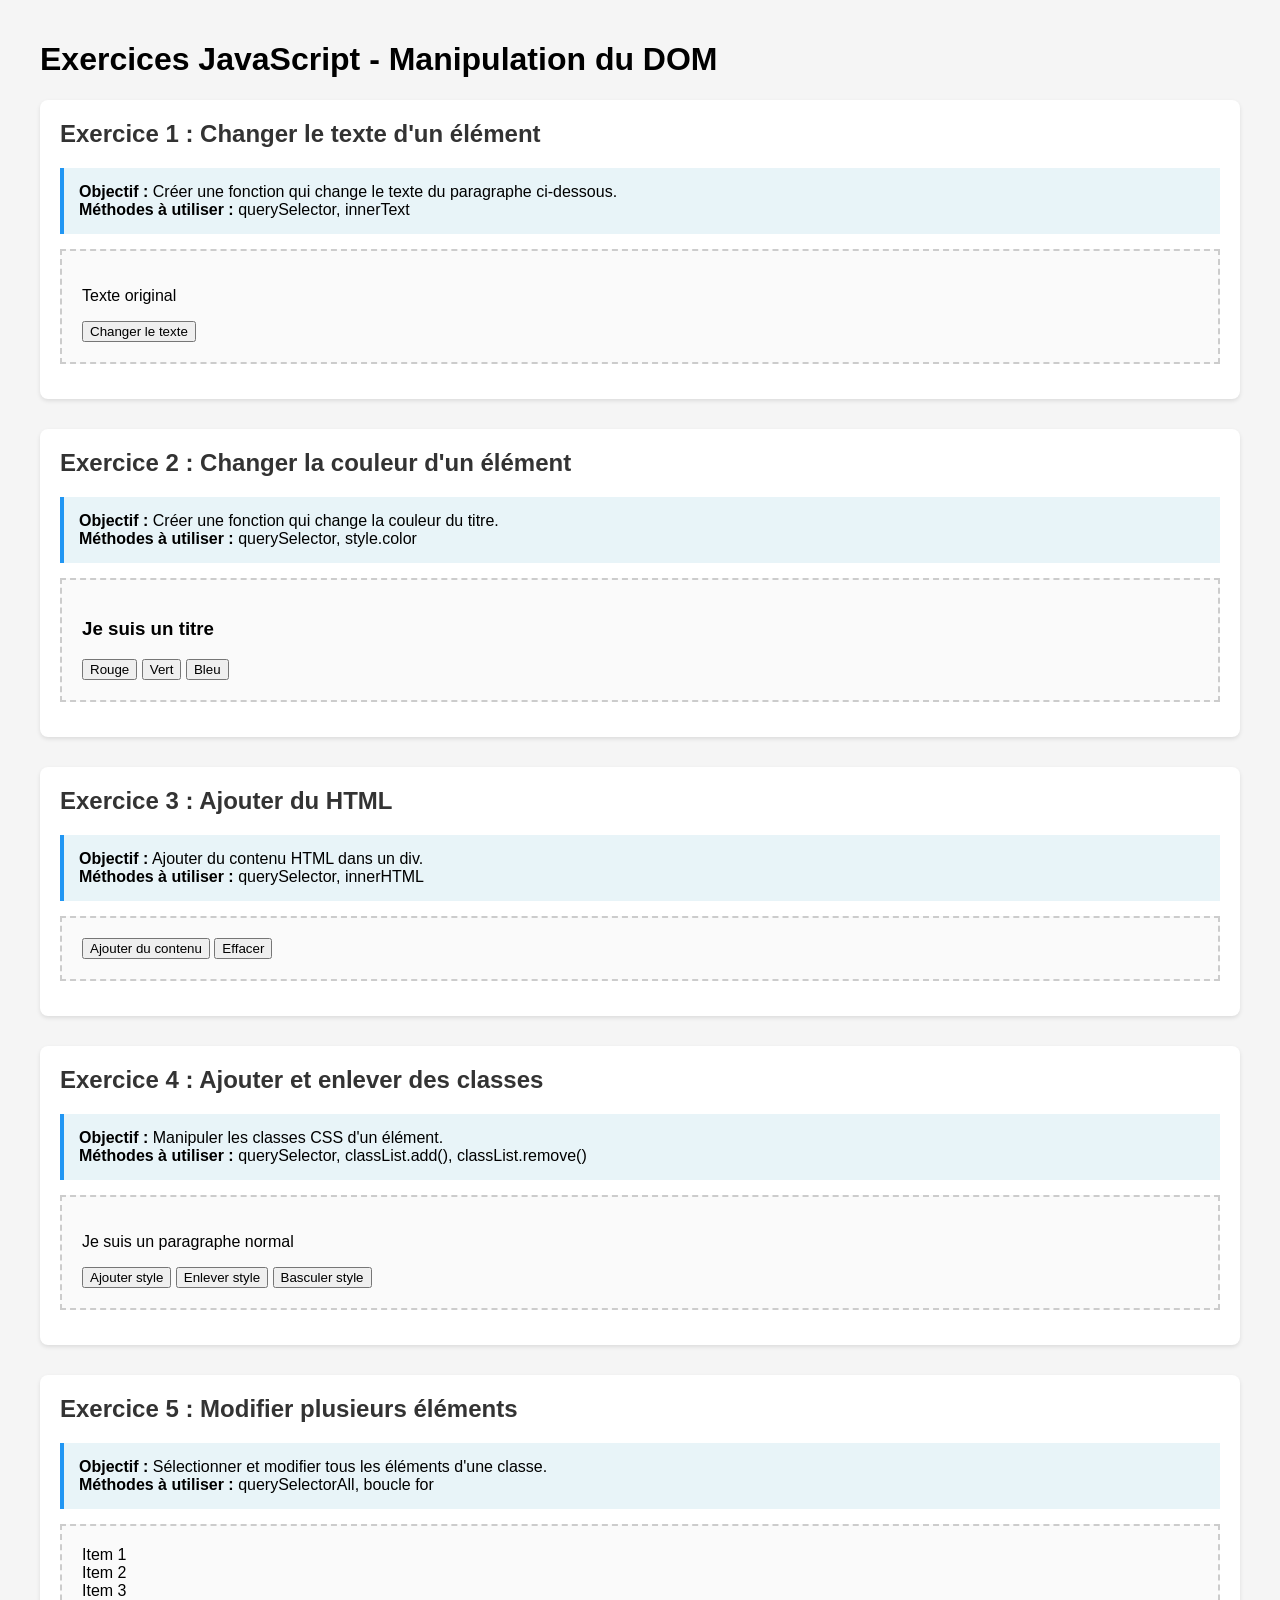
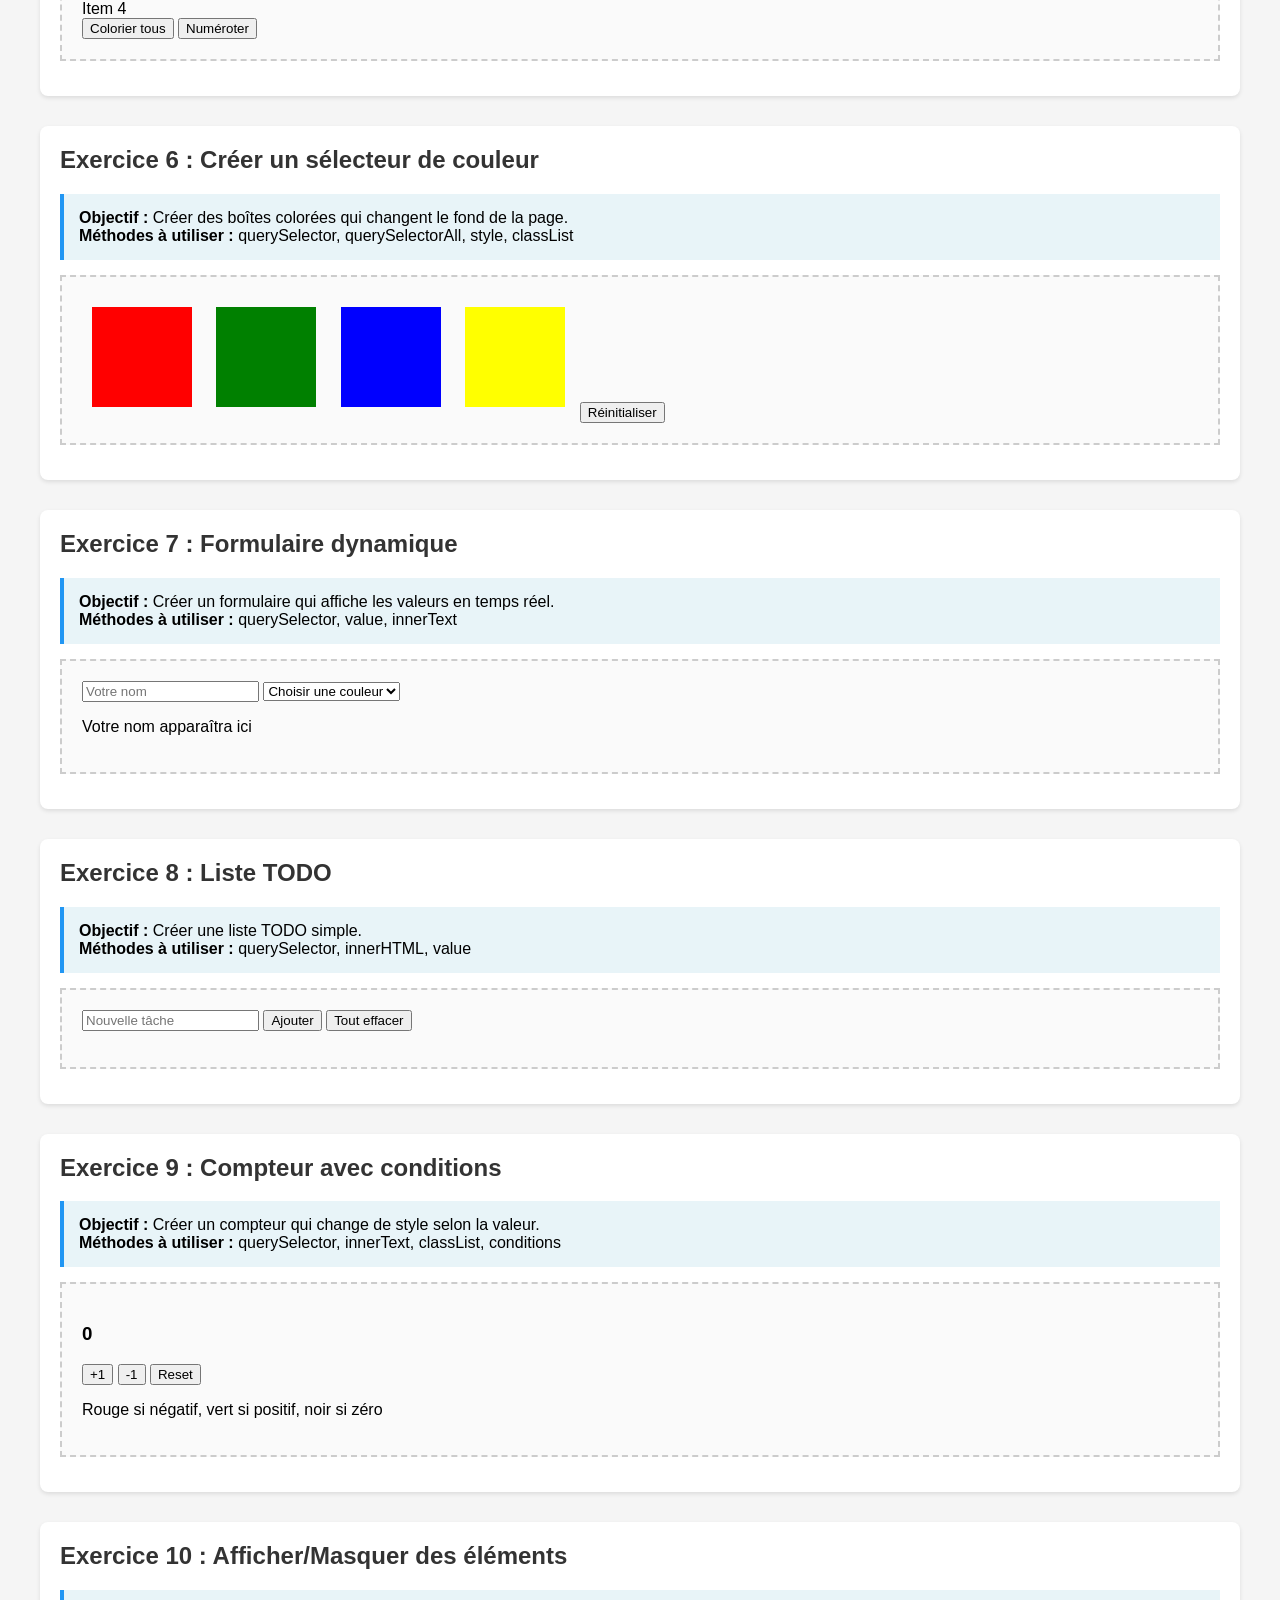
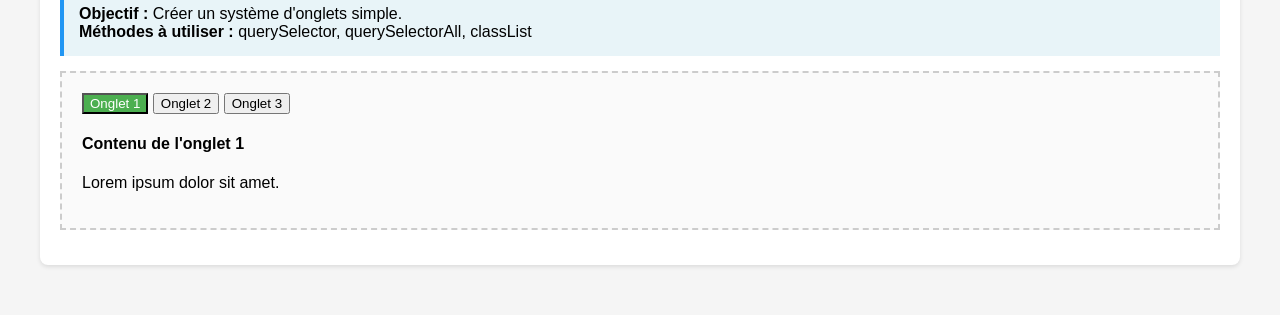
<file: dom-manipulation.html>
<!DOCTYPE html>
<html lang="fr">
<head>
    <meta charset="UTF-8">
    <meta name="viewport" content="width=device-width, initial-scale=1.0">
    <title>Exercices JavaScript - Manipulation du DOM</title>
    <style>
        body {
            font-family: Arial, sans-serif;
            max-width: 1200px;
            margin: 0 auto;
            padding: 20px;
            background-color: #f5f5f5;
        }
        
        .exercice {
            background-color: white;
            padding: 20px;
            margin-bottom: 30px;
            border-radius: 8px;
            box-shadow: 0 2px 4px rgba(0,0,0,0.1);
        }
        
        .exercice h2 {
            color: #333;
            margin-top: 0;
        }
        
        .consigne {
            background-color: #e8f4f8;
            padding: 15px;
            border-left: 4px solid #2196F3;
            margin: 15px 0;
        }
        
        .zone-travail {
            border: 2px dashed #ccc;
            padding: 20px;
            margin: 15px 0;
            background-color: #fafafa;
        }
        
        .rouge { color: red; }
        .vert { color: green; }
        .bleu { color: blue; }
        .fond-jaune { background-color: yellow; }
        .grand-texte { font-size: 24px; }
        .bordure { border: 3px solid black; }
        .cache { display: none; }
        .visible { display: block; }
        
        .boite {
            width: 100px;
            height: 100px;
            margin: 10px;
            display: inline-block;
            cursor: pointer;
        }
        
        .actif {
            background-color: #4CAF50 !important;
            color: white !important;
        }
        
        .survol {
            background-color: #ff9800;
            transform: scale(1.1);
            transition: all 0.3s;
        }
    </style>
</head>
<body>
    <h1>Exercices JavaScript - Manipulation du DOM</h1>
    
    <!-- EXERCICE 1 -->
    <div class="exercice">
        <h2>Exercice 1 : Changer le texte d'un élément</h2>
        <div class="consigne">
            <strong>Objectif :</strong> Créer une fonction qui change le texte du paragraphe ci-dessous.<br>
            <strong>Méthodes à utiliser :</strong> querySelector, innerText
        </div>
        <div class="zone-travail">
            <p id="texte1">Texte original</p>
            <button onclick="changerTexte()">Changer le texte</button>
        </div>
        <script>
            function changerTexte() {
                var element = document.querySelector('#texte1');
                element.innerText = 'Texte modifié !';
            }
        </script>
    </div>
    
    <!-- EXERCICE 2 -->
    <div class="exercice">
        <h2>Exercice 2 : Changer la couleur d'un élément</h2>
        <div class="consigne">
            <strong>Objectif :</strong> Créer une fonction qui change la couleur du titre.<br>
            <strong>Méthodes à utiliser :</strong> querySelector, style.color
        </div>
        <div class="zone-travail">
            <h3 id="titre2">Je suis un titre</h3>
            <button onclick="changerCouleur()">Rouge</button>
            <button onclick="changerCouleurVert()">Vert</button>
            <button onclick="changerCouleurBleu()">Bleu</button>
        </div>
        <script>
            function changerCouleur() {
                document.querySelector('#titre2').style.color = 'red';
            }
            function changerCouleurVert() {
                document.querySelector('#titre2').style.color = 'green';
            }
            function changerCouleurBleu() {
                document.querySelector('#titre2').style.color = 'blue';
            }
        </script>
    </div>
    
    <!-- EXERCICE 3 -->
    <div class="exercice">
        <h2>Exercice 3 : Ajouter du HTML</h2>
        <div class="consigne">
            <strong>Objectif :</strong> Ajouter du contenu HTML dans un div.<br>
            <strong>Méthodes à utiliser :</strong> querySelector, innerHTML
        </div>
        <div class="zone-travail">
            <div id="conteneur3"></div>
            <button onclick="ajouterContenu()">Ajouter du contenu</button>
            <button onclick="effacerContenu()">Effacer</button>
        </div>
        <script>
            function ajouterContenu() {
                document.querySelector('#conteneur3').innerHTML = '<h4>Nouveau titre</h4><p>Nouveau paragraphe</p>';
            }
            function effacerContenu() {
                document.querySelector('#conteneur3').innerHTML = '';
            }
        </script>
    </div>
    
    <!-- EXERCICE 4 -->
    <div class="exercice">
        <h2>Exercice 4 : Ajouter et enlever des classes</h2>
        <div class="consigne">
            <strong>Objectif :</strong> Manipuler les classes CSS d'un élément.<br>
            <strong>Méthodes à utiliser :</strong> querySelector, classList.add(), classList.remove()
        </div>
        <div class="zone-travail">
            <p id="paragraphe4">Je suis un paragraphe normal</p>
            <button onclick="ajouterClasse()">Ajouter style</button>
            <button onclick="enleverClasse()">Enlever style</button>
            <button onclick="basculerClasse()">Basculer style</button>
        </div>
        <script>
            function ajouterClasse() {
                var el = document.querySelector('#paragraphe4');
                el.classList.add('rouge');
                el.classList.add('grand-texte');
            }
            function enleverClasse() {
                var el = document.querySelector('#paragraphe4');
                el.classList.remove('rouge');
                el.classList.remove('grand-texte');
            }
            function basculerClasse() {
                document.querySelector('#paragraphe4').classList.toggle('bordure');
            }
        </script>
    </div>
    
    <!-- EXERCICE 5 -->
    <div class="exercice">
        <h2>Exercice 5 : Modifier plusieurs éléments</h2>
        <div class="consigne">
            <strong>Objectif :</strong> Sélectionner et modifier tous les éléments d'une classe.<br>
            <strong>Méthodes à utiliser :</strong> querySelectorAll, boucle for
        </div>
        <div class="zone-travail">
            <div class="item">Item 1</div>
            <div class="item">Item 2</div>
            <div class="item">Item 3</div>
            <div class="item">Item 4</div>
            <button onclick="colorierTous()">Colorier tous</button>
            <button onclick="numeroteTous()">Numéroter</button>
        </div>
        <script>
            function colorierTous() {
                var items = document.querySelectorAll('.item');
                for (var i = 0; i < items.length; i++) {
                    items[i].style.backgroundColor = 'yellow';
                }
            }
            function numeroteTous() {
                var items = document.querySelectorAll('.item');
                for (var i = 0; i < items.length; i++) {
                    items[i].innerText = (i + 1) + '. Item ' + (i + 1);
                }
            }
        </script>
    </div>
    
    <!-- EXERCICE 6 -->
    <div class="exercice">
        <h2>Exercice 6 : Créer un sélecteur de couleur</h2>
        <div class="consigne">
            <strong>Objectif :</strong> Créer des boîtes colorées qui changent le fond de la page.<br>
            <strong>Méthodes à utiliser :</strong> querySelector, querySelectorAll, style, classList
        </div>
        <div class="zone-travail">
            <div class="boite" style="background-color: red;" onclick="changerFond('red', this)"></div>
            <div class="boite" style="background-color: green;" onclick="changerFond('green', this)"></div>
            <div class="boite" style="background-color: blue;" onclick="changerFond('blue', this)"></div>
            <div class="boite" style="background-color: yellow;" onclick="changerFond('yellow', this)"></div>
            <button onclick="reinitialiserFond()">Réinitialiser</button>
        </div>
        <script>
            function changerFond(couleur, boiteCliquee) {
                // Changer la couleur de fond du body
                document.body.style.backgroundColor = couleur;

                // Enlever la classe "actif" de toutes les boîtes
                var boites = document.querySelectorAll('.boite');
                for (var i = 0; i < boites.length; i++) {
                    boites[i].classList.remove('actif');
                }

                // Ajouter "actif" à la boîte cliquée
                boiteCliquee.classList.add('actif');
            }
            function reinitialiserFond() {
                document.body.style.backgroundColor = '#f5f5f5';
                var boites = document.querySelectorAll('.boite');
                for (var i = 0; i < boites.length; i++) {
                    boites[i].classList.remove('actif');
                }
            }
        </script>
    </div>
    
    <!-- EXERCICE 7 -->
    <div class="exercice">
        <h2>Exercice 7 : Formulaire dynamique</h2>
        <div class="consigne">
            <strong>Objectif :</strong> Créer un formulaire qui affiche les valeurs en temps réel.<br>
            <strong>Méthodes à utiliser :</strong> querySelector, value, innerText
        </div>
        <div class="zone-travail">
            <input type="text" id="nom" placeholder="Votre nom" onkeyup="afficherNom()">
            <select id="couleur" onchange="appliquerCouleur()">
                <option value="">Choisir une couleur</option>
                <option value="red">Rouge</option>
                <option value="green">Vert</option>
                <option value="blue">Bleu</option>
            </select>
            <p id="affichage7">Votre nom apparaîtra ici</p>
        </div>
        <script>
            function afficherNom() {
                var nom = document.querySelector('#nom').value;
                document.querySelector('#affichage7').innerText = 'Bonjour ' + nom + ' !';
            }
            function appliquerCouleur() {
                var couleur = document.querySelector('#couleur').value;
                document.querySelector('#affichage7').style.color = couleur;
            }
        </script>
    </div>
    
    <!-- EXERCICE 8 -->
    <div class="exercice">
        <h2>Exercice 8 : Liste TODO</h2>
        <div class="consigne">
            <strong>Objectif :</strong> Créer une liste TODO simple.<br>
            <strong>Méthodes à utiliser :</strong> querySelector, innerHTML, value
        </div>
        <div class="zone-travail">
            <input type="text" id="tache" placeholder="Nouvelle tâche">
            <button onclick="ajouterTache()">Ajouter</button>
            <button onclick="effacerTout()">Tout effacer</button>
            <ul id="listeTaches"></ul>
        </div>
        <script>
            function ajouterTache() {
                var input = document.querySelector('#tache');
                var texte = input.value.trim();

                if (texte === '') return; // ne rien faire si vide

                var liste = document.querySelector('#listeTaches');
                var li = document.createElement('li');
                li.innerHTML = texte + ' <button onclick="supprimerTache(this)">X</button>';
                liste.appendChild(li);

                input.value = ''; // vider le champ
            }
            function supprimerTache(bouton) {
                bouton.parentElement.remove();
            }
            function effacerTout() {
                document.querySelector('#listeTaches').innerHTML = '';
            }
        </script>
    </div>
    
    <!-- EXERCICE 9 -->
    <div class="exercice">
        <h2>Exercice 9 : Compteur avec conditions</h2>
        <div class="consigne">
            <strong>Objectif :</strong> Créer un compteur qui change de style selon la valeur.<br>
            <strong>Méthodes à utiliser :</strong> querySelector, innerText, classList, conditions
        </div>
        <div class="zone-travail">
            <h3 id="compteur">0</h3>
            <button onclick="incrementer()">+1</button>
            <button onclick="decrementer()">-1</button>
            <button onclick="reinitialiser()">Reset</button>
            <p>Rouge si négatif, vert si positif, noir si zéro</p>
        </div>
        <script>
            var valeur = 0;

            function incrementer() {
                valeur++;
                document.querySelector('#compteur').innerText = valeur;
                ajusterCouleur(valeur);
            }
            function decrementer() {
                valeur--;
                document.querySelector('#compteur').innerText = valeur;
                ajusterCouleur(valeur);
            }
            function reinitialiser() {
                valeur = 0;
                document.querySelector('#compteur').innerText = 0;
                ajusterCouleur(0);
            }
            function ajusterCouleur(val) {
                var el = document.querySelector('#compteur');
                if (val > 0) {
                    el.style.color = 'green';
                } else if (val < 0) {
                    el.style.color = 'red';
                } else {
                    el.style.color = 'black';
                }
            }
        </script>
    </div>
    
    <!-- EXERCICE 10 -->
    <div class="exercice">
        <h2>Exercice 10 : Afficher/Masquer des éléments</h2>
        <div class="consigne">
            <strong>Objectif :</strong> Créer un système d'onglets simple.<br>
            <strong>Méthodes à utiliser :</strong> querySelector, querySelectorAll, classList
        </div>
        <div class="zone-travail">
            <button onclick="afficherOnglet(1)" class="onglet actif">Onglet 1</button>
            <button onclick="afficherOnglet(2)" class="onglet">Onglet 2</button>
            <button onclick="afficherOnglet(3)" class="onglet">Onglet 3</button>
            
            <div id="contenu1" class="contenu-onglet visible">
                <h4>Contenu de l'onglet 1</h4>
                <p>Lorem ipsum dolor sit amet.</p>
            </div>
            <div id="contenu2" class="contenu-onglet cache">
                <h4>Contenu de l'onglet 2</h4>
                <p>Consectetur adipiscing elit.</p>
            </div>
            <div id="contenu3" class="contenu-onglet cache">
                <h4>Contenu de l'onglet 3</h4>
                <p>Sed do eiusmod tempor.</p>
            </div>
        </div>
        <script>
            function afficherOnglet(numero) {
                // 1. Cacher tous les contenus
                var contenus = document.querySelectorAll('.contenu-onglet');
                for (var i = 0; i < contenus.length; i++) {
                    contenus[i].classList.remove('visible');
                    contenus[i].classList.add('cache');
                }

                // 2. Afficher le contenu sélectionné
                var cible = document.querySelector('#contenu' + numero);
                cible.classList.remove('cache');
                cible.classList.add('visible');

                // 3. Enlever "actif" de tous les boutons
                var boutons = document.querySelectorAll('.onglet');
                for (var i = 0; i < boutons.length; i++) {
                    boutons[i].classList.remove('actif');
                }

                // 4. Ajouter "actif" au bouton cliqué (index numero-1)
                boutons[numero - 1].classList.add('actif');
            }
        </script>
    </div>

</body>
</html>
</file>
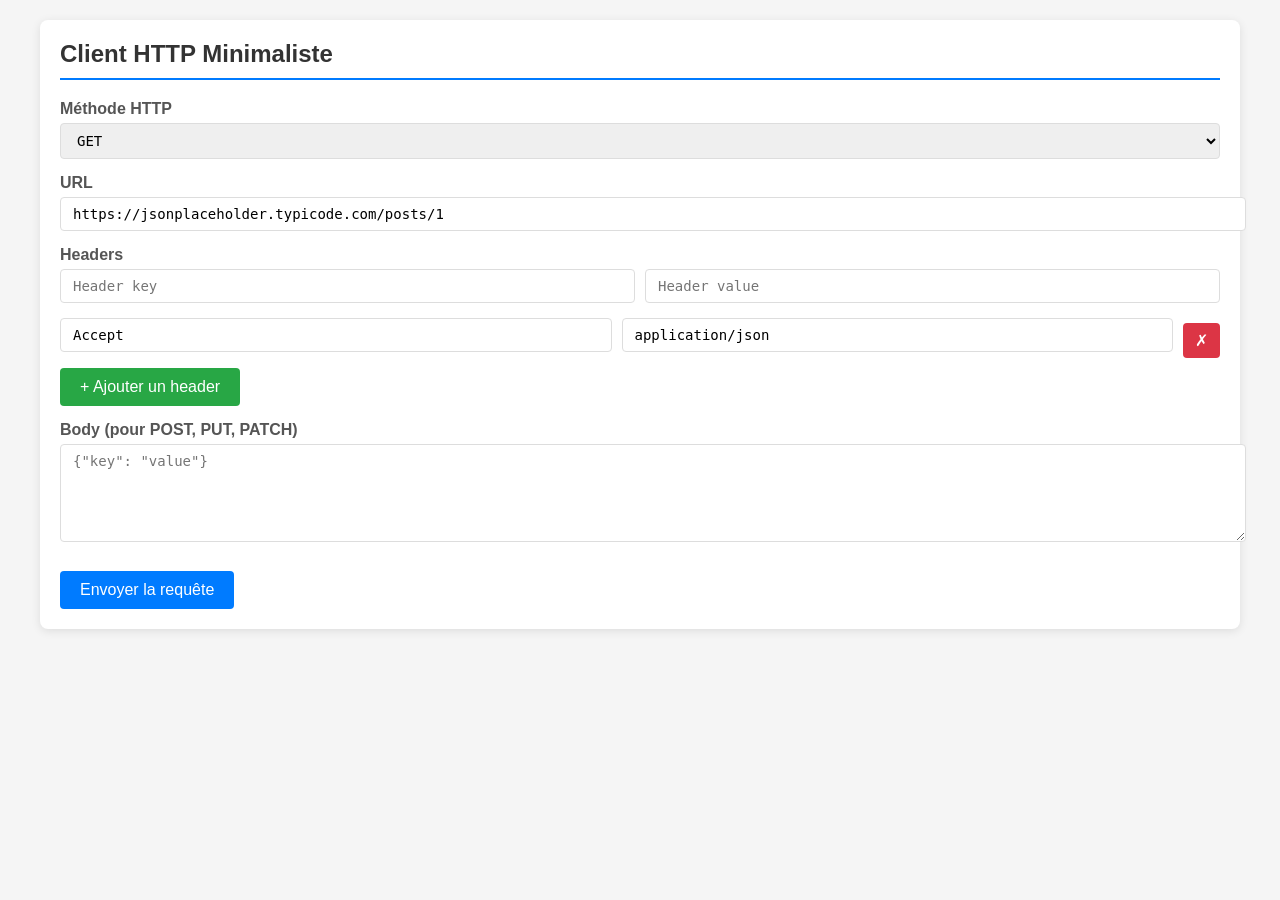
<file: HTTPmanip.html>
<!DOCTYPE html>
<html lang="fr">
<head>
    <meta charset="UTF-8">
    <meta name="viewport" content="width=device-width, initial-scale=1.0">
    <title>Client HTTP Minimaliste</title>
    <style>
        body {
            font-family: 'Segoe UI', Tahoma, Geneva, Verdana, sans-serif;
            max-width: 1200px;
            margin: 0 auto;
            padding: 20px;
            background-color: #f5f5f5;
        }
        
        .container {
            background: white;
            border-radius: 8px;
            box-shadow: 0 2px 10px rgba(0,0,0,0.1);
            padding: 20px;
            margin-bottom: 20px;
        }
        
        h2 {
            color: #333;
            margin-top: 0;
            border-bottom: 2px solid #007bff;
            padding-bottom: 10px;
        }
        
        .form-group {
            margin-bottom: 15px;
        }
        
        label {
            display: block;
            margin-bottom: 5px;
            font-weight: bold;
            color: #555;
        }
        
        select, input, textarea {
            width: 100%;
            padding: 8px 12px;
            border: 1px solid #ddd;
            border-radius: 4px;
            font-size: 14px;
            font-family: monospace;
        }
        
        textarea {
            resize: vertical;
            font-family: monospace;
        }
        
        .header-row {
            display: flex;
            gap: 10px;
            margin-bottom: 10px;
            align-items: center;
        }
        
        .header-row input {
            flex: 1;
        }
        
        .header-row button {
            padding: 8px 12px;
            background-color: #dc3545;
            color: white;
            border: none;
            border-radius: 4px;
            cursor: pointer;
        }
        
        .header-row button:hover {
            background-color: #c82333;
        }
        
        button {
            background-color: #007bff;
            color: white;
            border: none;
            padding: 10px 20px;
            border-radius: 4px;
            cursor: pointer;
            font-size: 16px;
            margin-top: 10px;
        }
        
        button:hover {
            background-color: #0056b3;
        }
        
        .add-header {
            background-color: #28a745;
            margin-top: 0;
        }
        
        .add-header:hover {
            background-color: #218838;
        }
        
        .response-section {
            margin-top: 20px;
        }
        
        .response-status {
            background-color: #e9ecef;
            padding: 10px;
            border-radius: 4px;
            margin-bottom: 10px;
            font-family: monospace;
        }
        
        .response-headers {
            background-color: #f8f9fa;
            padding: 10px;
            border-radius: 4px;
            margin-bottom: 10px;
            font-family: monospace;
            white-space: pre-wrap;
            max-height: 200px;
            overflow-y: auto;
        }
        
        .response-body {
            background-color: #fff3cd;
            padding: 10px;
            border-radius: 4px;
            font-family: monospace;
            white-space: pre-wrap;
            max-height: 400px;
            overflow-y: auto;
        }
        
        .error {
            background-color: #f8d7da;
            color: #721c24;
            border: 1px solid #f5c6cb;
        }
        
        .loading {
            text-align: center;
            padding: 20px;
            font-style: italic;
            color: #666;
        }
    </style>
</head>
<body>
    <div class="container">
        <h2>Client HTTP Minimaliste</h2>
        
        <div class="form-group">
            <label for="method">Méthode HTTP</label>
            <select id="method">
                <option value="GET">GET</option>
                <option value="POST">POST</option>
                <option value="PUT">PUT</option>
                <option value="DELETE">DELETE</option>
                <option value="PATCH">PATCH</option>
                <option value="HEAD">HEAD</option>
                <option value="OPTIONS">OPTIONS</option>
            </select>
        </div>
        
        <div class="form-group">
            <label for="url">URL</label>
            <input type="text" id="url" placeholder="https://api.example.com/endpoint" value="https://jsonplaceholder.typicode.com/posts/1">
        </div>
        
        <div class="form-group">
            <label>Headers</label>
            <div id="headers-container">
                <div class="header-row">
                    <input type="text" placeholder="Header key" class="header-key">
                    <input type="text" placeholder="Header value" class="header-value">
                    <button class="remove-header" style="display: none;">✗</button>
                </div>
            </div>
            <button type="button" class="add-header" onclick="addHeaderRow()">+ Ajouter un header</button>
        </div>
        
        <div class="form-group">
            <label for="body">Body (pour POST, PUT, PATCH)</label>
            <textarea id="body" rows="5" placeholder='{"key": "value"}'></textarea>
        </div>
        
        <button onclick="sendRequest()">Envoyer la requête</button>
    </div>
    
    <div class="container" id="response-container" style="display: none;">
        <h2>Réponse</h2>
        <div id="response-content"></div>
    </div>

    <script>
        let headerCount = 1;
        
        function addHeaderRow(key = '', value = '') {
            const container = document.getElementById('headers-container');
            const headerRow = document.createElement('div');
            headerRow.className = 'header-row';
            
            const keyInput = document.createElement('input');
            keyInput.type = 'text';
            keyInput.placeholder = 'Header key';
            keyInput.className = 'header-key';
            keyInput.value = key;
            
            const valueInput = document.createElement('input');
            valueInput.type = 'text';
            valueInput.placeholder = 'Header value';
            valueInput.className = 'header-value';
            valueInput.value = value;
            
            const removeBtn = document.createElement('button');
            removeBtn.textContent = '✗';
            removeBtn.onclick = function() {
                container.removeChild(headerRow);
            };
            
            headerRow.appendChild(keyInput);
            headerRow.appendChild(valueInput);
            headerRow.appendChild(removeBtn);
            container.appendChild(headerRow);
        }
        
        function getHeaders() {
            const headers = {};
            const headerRows = document.querySelectorAll('.header-row');
            
            headerRows.forEach(row => {
                const key = row.querySelector('.header-key').value.trim();
                const value = row.querySelector('.header-value').value.trim();
                
                if (key && value) {
                    headers[key] = value;
                }
            });
            
            return headers;
        }
        
        async function sendRequest() {
            const method = document.getElementById('method').value;
            const url = document.getElementById('url').value.trim();
            const headers = getHeaders();
            const body = document.getElementById('body').value;
            
            // Validation de base
            if (!url) {
                alert('Veuillez entrer une URL');
                return;
            }
            
            // Afficher le conteneur de réponse
            const responseContainer = document.getElementById('response-container');
            const responseContent = document.getElementById('response-content');
            
            responseContainer.style.display = 'block';
            responseContent.innerHTML = '<div class="loading">Envoi de la requête...</div>';
            
            // Configuration de la requête
            const requestOptions = {
                method: method,
                headers: headers,
                mode: 'cors' // Pour permettre les requêtes cross-origin
            };
            
            // Ajouter le body pour les méthodes qui le supportent
            if (method !== 'GET' && method !== 'HEAD' && body.trim()) {
                requestOptions.body = body;
                
                // Si le body ressemble à du JSON, ajouter automatiquement le header Content-Type
                if (!headers['Content-Type'] && !headers['content-type']) {
                    try {
                        JSON.parse(body);
                        requestOptions.headers['Content-Type'] = 'application/json';
                    } catch (e) {
                        // Ce n'est pas du JSON, on laisse le header par défaut
                    }
                }
            }
            
            try {
                const startTime = Date.now();
                const response = await fetch(url, requestOptions);
                const endTime = Date.now();
                const duration = endTime - startTime;
                
                // Lire la réponse
                let responseBody;
                const contentType = response.headers.get('content-type');
                
                if (contentType && contentType.includes('application/json')) {
                    responseBody = await response.json();
                    responseBody = JSON.stringify(responseBody, null, 2);
                } else {
                    responseBody = await response.text();
                }
                
                // Formater les headers de la réponse
                const responseHeaders = {};
                response.headers.forEach((value, key) => {
                    responseHeaders[key] = value;
                });
                
                // Afficher la réponse
                responseContent.innerHTML = `
                    <div class="response-status">
                        <strong>Statut:</strong> ${response.status} ${response.statusText}<br>
                        <strong>Temps:</strong> ${duration}ms
                    </div>
                    <div class="response-headers">
                        <strong>Headers de la réponse:</strong><br>
                        ${formatHeaders(responseHeaders)}
                    </div>
                    <div class="response-body">
                        <strong>Corps de la réponse:</strong><br>
                        ${escapeHtml(responseBody)}
                    </div>
                `;
                
            } catch (error) {
                responseContent.innerHTML = `
                    <div class="response-status error">
                        <strong>Erreur:</strong> ${error.message}<br>
                        <strong>Détails:</strong> Vérifiez que l'URL est accessible et que CORS est configuré correctement.
                    </div>
                `;
            }
        }
        
        function formatHeaders(headers) {
            let html = '';
            for (const [key, value] of Object.entries(headers)) {
                html += `<strong>${escapeHtml(key)}:</strong> ${escapeHtml(value)}<br>`;
            }
            return html || 'Aucun header';
        }
        
        function escapeHtml(text) {
            const div = document.createElement('div');
            div.textContent = text;
            return div.innerHTML;
        }
        
        // Ajouter quelques headers d'exemple au chargement
        window.addEventListener('DOMContentLoaded', () => {
            // Ajouter un header d'exemple
            addHeaderRow('Accept', 'application/json');
        });
    </script>
</body>
</html>
</file>
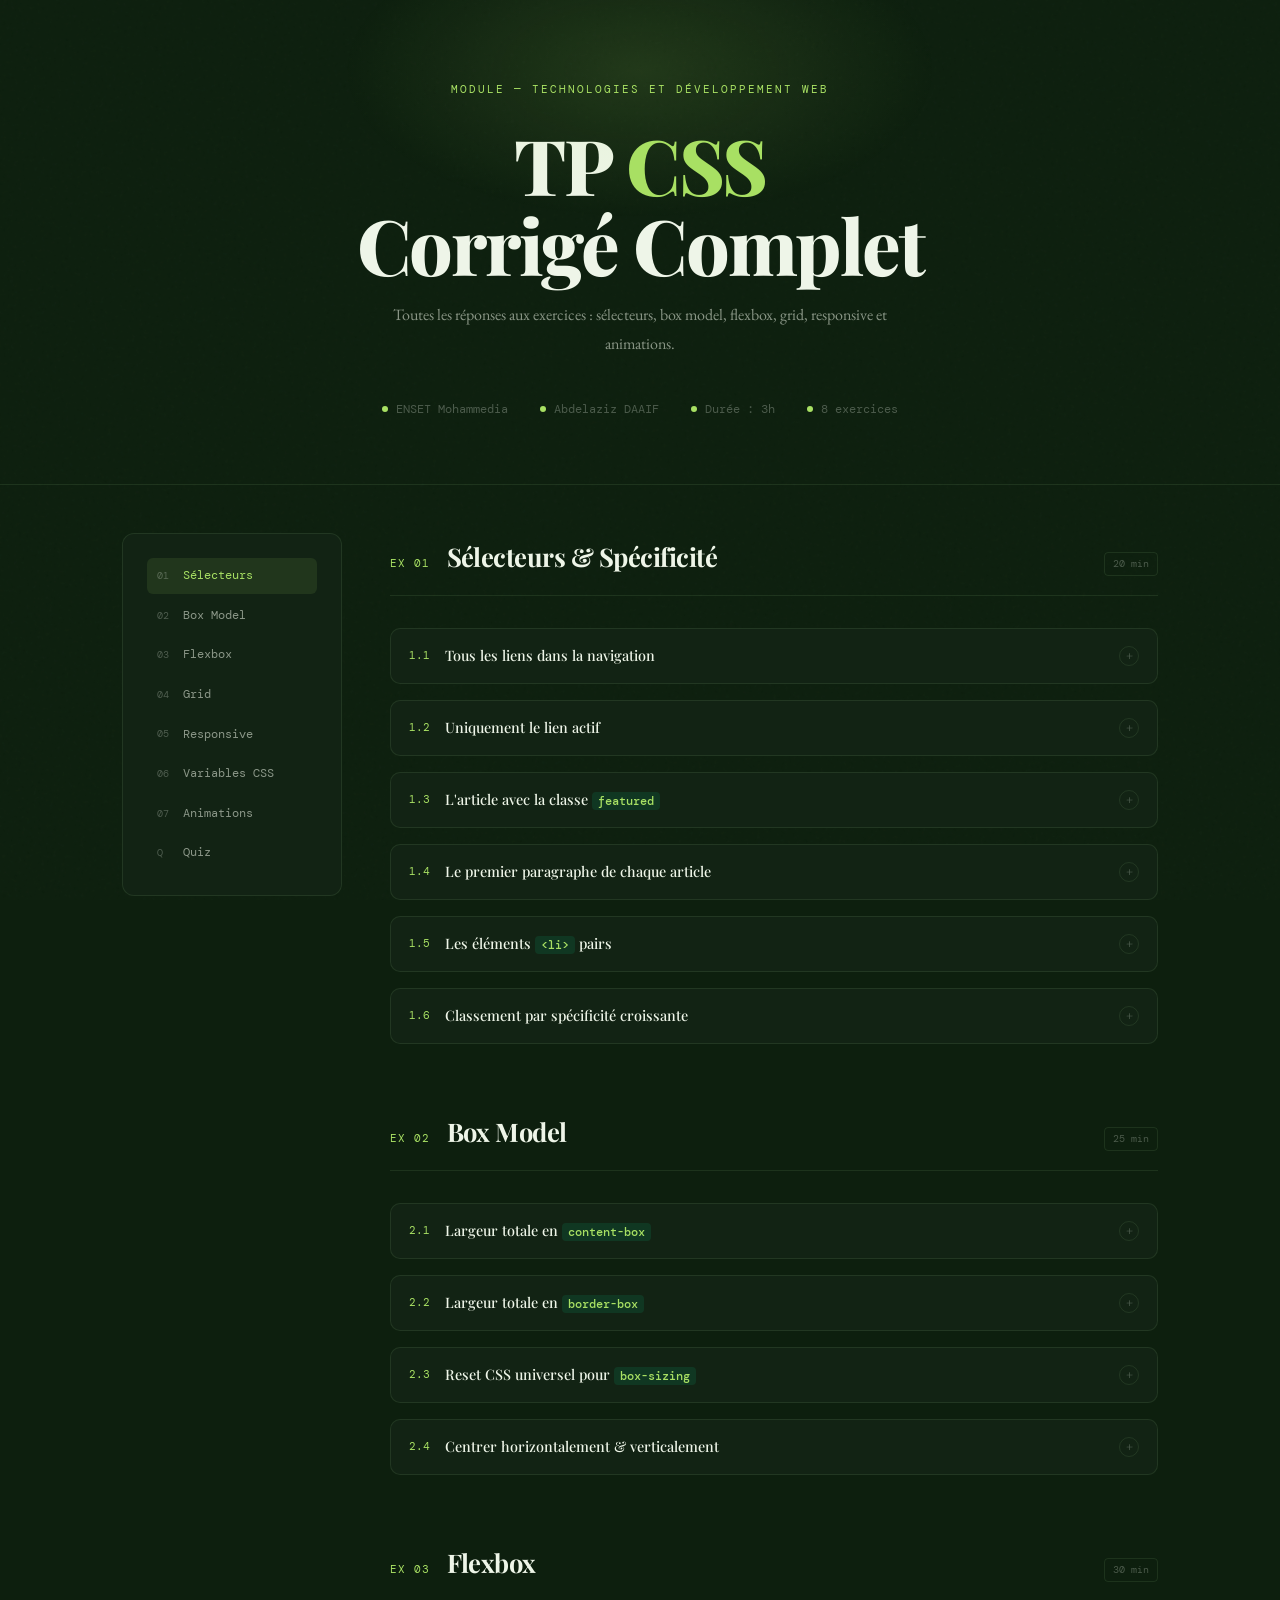
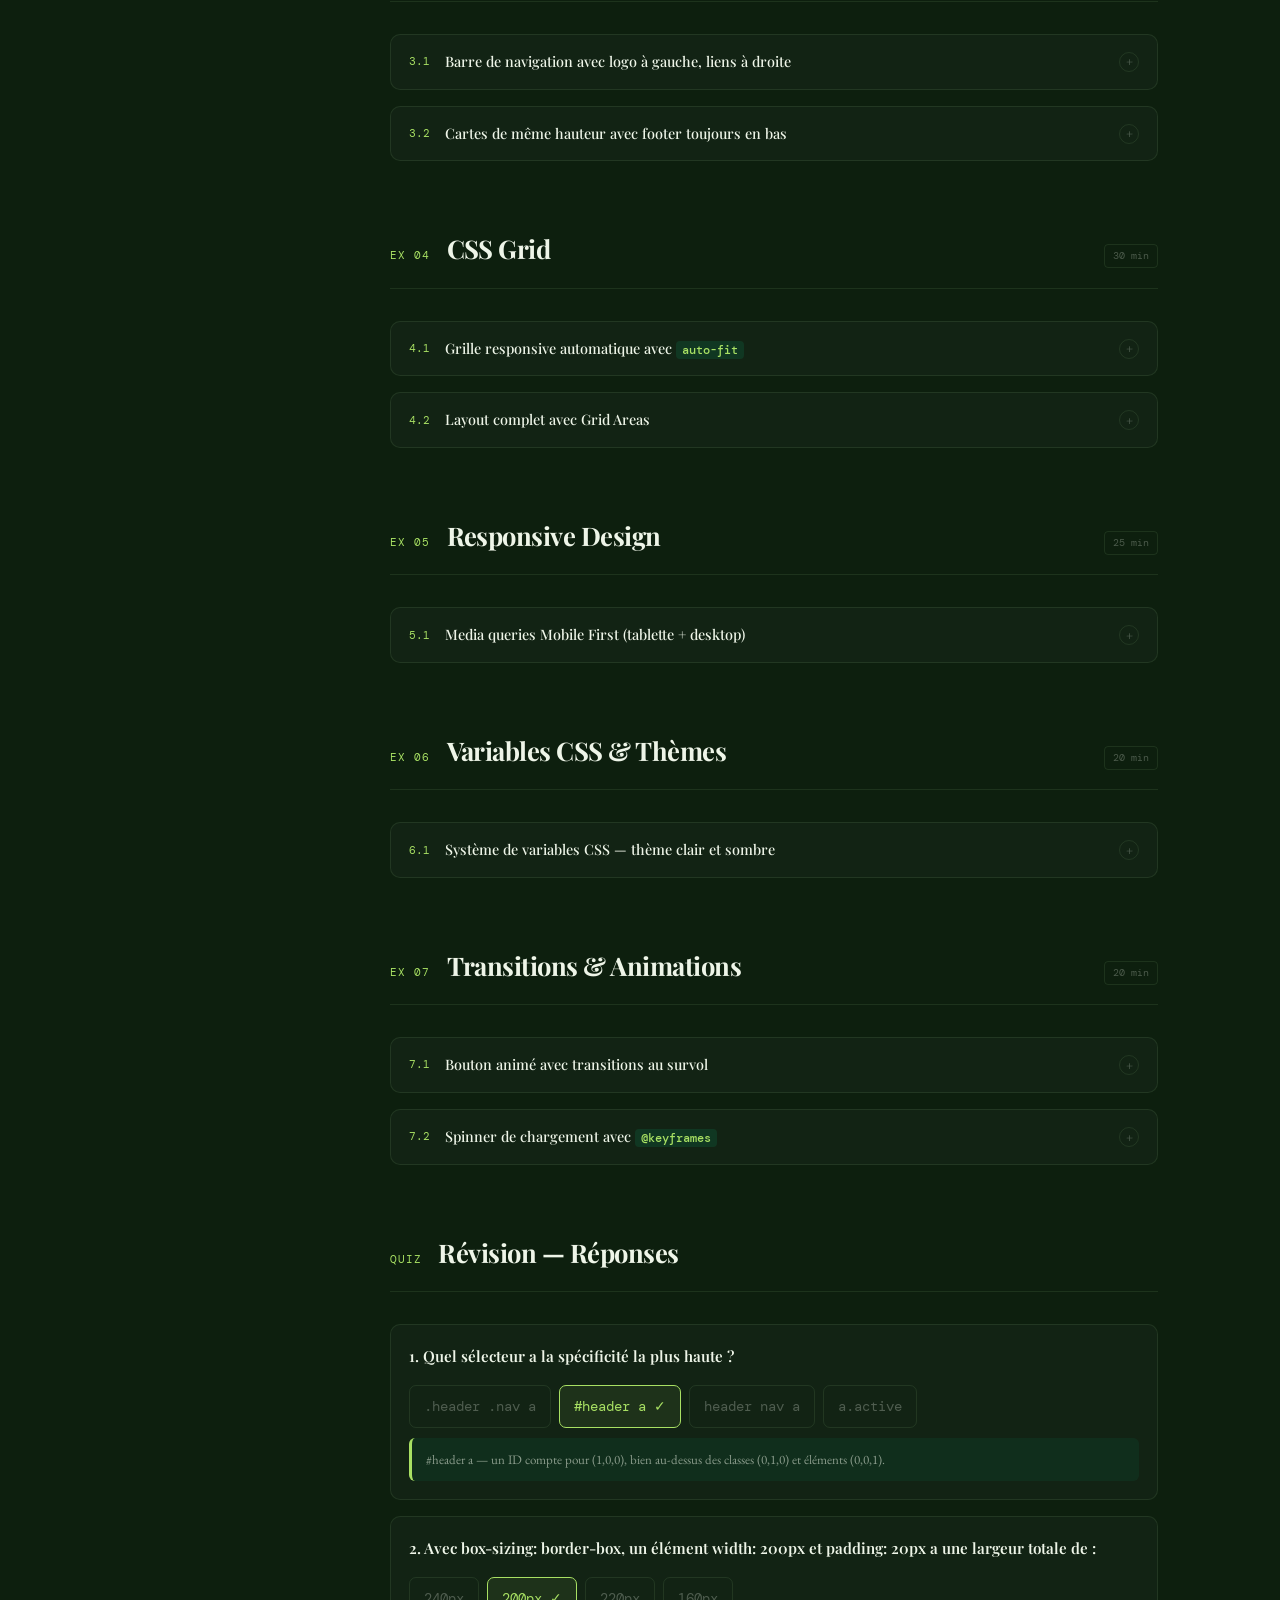
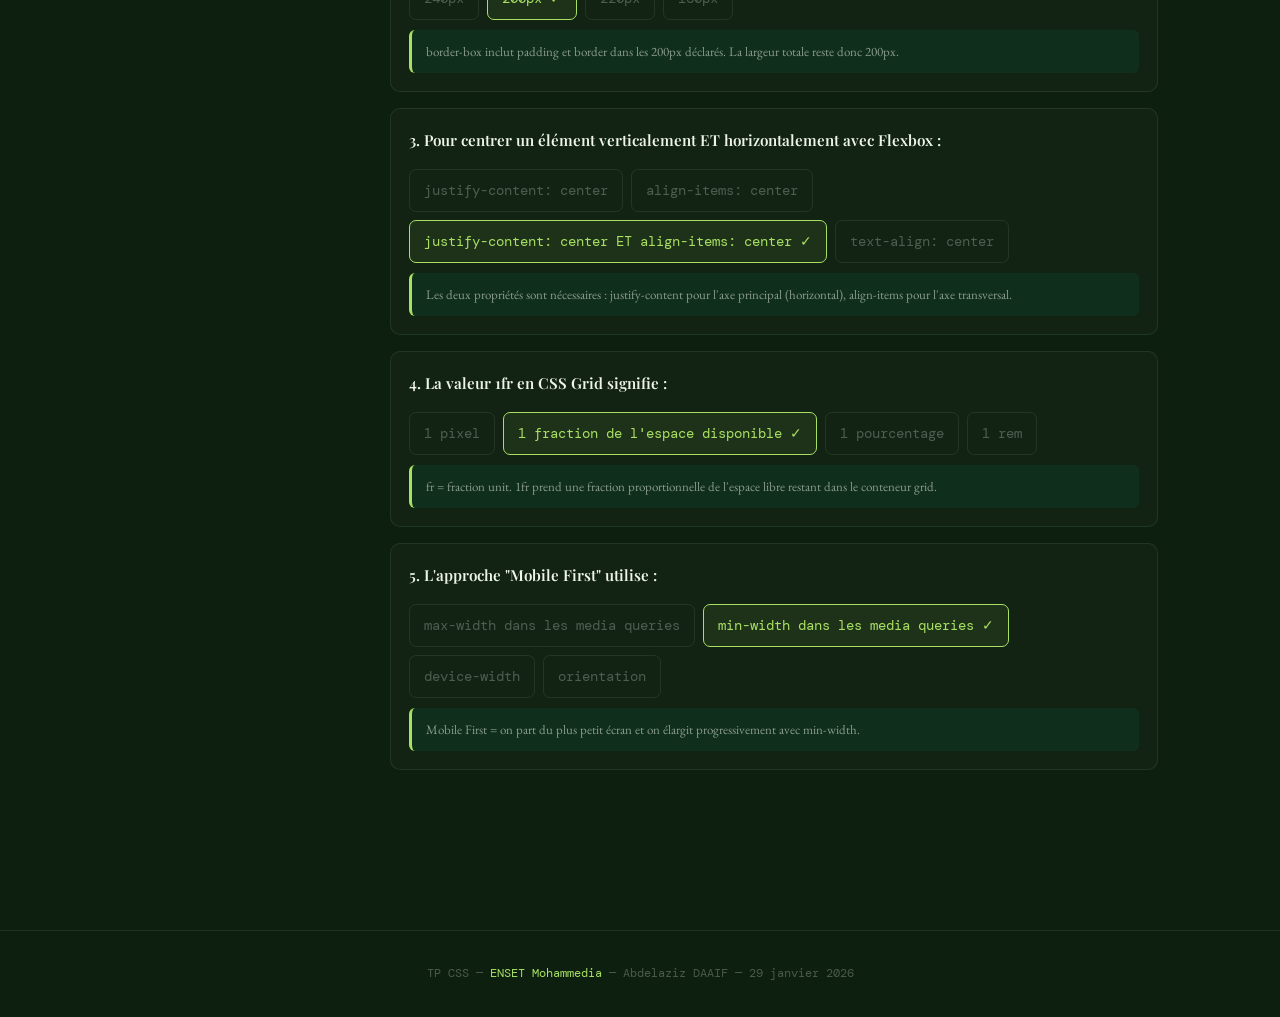
<file: tp-css-web.html>
<!DOCTYPE html>
<html lang="fr">
<head>
<meta charset="UTF-8">
<meta name="viewport" content="width=device-width, initial-scale=1.0">
<title>TP CSS — ENSET Mohammedia</title>
<link href="https://fonts.googleapis.com/css2?family=Playfair+Display:ital,wght@0,400;0,600;0,700;0,900;1,400&family=EB+Garamond:ital,wght@0,400;0,500;1,400&family=DM+Mono:wght@400;500&display=swap" rel="stylesheet">
<style>
  :root {
    --bg: #0d1f0e;
    --surface: #122314;
    --surface2: #172b19;
    --border: rgba(180,230,160,0.1);
    --border-hover: rgba(180,230,160,0.22);
    --accent: #a8e063;
    --accent2: #d4f0a0;
    --accent-dim: rgba(168,224,99,0.1);
    --text: #eef5e8;
    --text-muted: rgba(238,245,232,0.55);
    --text-dim: rgba(238,245,232,0.28);
    --code-bg: #091509;
    --answer-bg: rgba(168,224,99,0.07);
    --answer-border: rgba(168,224,99,0.28);
    --correct: #a8e063;
    --wrong: #ff6b6b;
  }

  *, *::before, *::after { box-sizing: border-box; margin: 0; padding: 0; }

  body {
    background: var(--bg);
    color: var(--text);
    font-family: 'EB Garamond', Georgia, serif;
    font-size: 17px;
    line-height: 1.8;
    min-height: 100vh;
  }

  /* ---- NOISE TEXTURE ---- */
  body::before {
    content: '';
    position: fixed; inset: 0;
    background-image: url("data:image/svg+xml,%3Csvg viewBox='0 0 256 256' xmlns='http://www.w3.org/2000/svg'%3E%3Cfilter id='noise'%3E%3CfeTurbulence type='fractalNoise' baseFrequency='0.9' numOctaves='4' stitchTiles='stitch'/%3E%3C/filter%3E%3Crect width='100%25' height='100%25' filter='url(%23noise)' opacity='0.04'/%3E%3C/svg%3E");
    pointer-events: none;
    z-index: 0;
    opacity: 0.5;
  }

  /* ---- HERO ---- */
  .hero {
    position: relative;
    border-bottom: 1px solid var(--border);
    padding: 5rem 2rem 4rem;
    text-align: center;
    overflow: hidden;
  }
  .hero::after {
    content: '';
    position: absolute;
    top: -80px; left: 50%; transform: translateX(-50%);
    width: 600px; height: 300px;
    background: radial-gradient(ellipse, rgba(168,224,99,0.13) 0%, transparent 70%);
    pointer-events: none;
  }
  .hero-eyebrow {
    font-family: 'DM Mono', monospace;
    font-size: 11px;
    letter-spacing: 0.18em;
    color: var(--accent);
    text-transform: uppercase;
    margin-bottom: 1.5rem;
  }
  .hero h1 {
    font-family: 'Playfair Display', Georgia, serif;
    font-size: clamp(2.5rem, 6vw, 5rem);
    font-weight: 800;
    line-height: 1.05;
    letter-spacing: -0.03em;
    color: var(--text);
    margin-bottom: 1rem;
  }
  .hero h1 span { color: var(--accent); }
  .hero-sub {
    font-size: 1rem;
    color: var(--text-muted);
    max-width: 500px;
    margin: 0 auto 2.5rem;
  }
  .hero-meta {
    display: flex; gap: 2rem; justify-content: center; flex-wrap: wrap;
  }
  .hero-meta-item {
    display: flex; align-items: center; gap: 8px;
    font-family: 'DM Mono', monospace;
    font-size: 12px;
    color: var(--text-dim);
  }
  .hero-meta-item .dot {
    width: 6px; height: 6px; border-radius: 50%;
    background: var(--accent);
  }

  /* ---- NAV ---- */
  .side-nav {
    position: sticky; top: 2rem;
    display: flex; flex-direction: column; gap: 4px;
    padding: 1.5rem;
    background: var(--surface);
    border: 1px solid var(--border);
    border-radius: 12px;
    height: fit-content;
  }
  .side-nav a {
    display: flex; align-items: center; gap: 10px;
    font-family: 'DM Mono', monospace;
    font-size: 12px;
    color: var(--text-muted);
    text-decoration: none;
    padding: 7px 10px;
    border-radius: 6px;
    transition: all 0.15s;
  }
  .side-nav a:hover { background: var(--accent-dim); color: var(--accent); }
  .side-nav a.active { background: var(--accent-dim); color: var(--accent); }
  .side-nav .nav-num {
    font-size: 10px; color: var(--text-dim);
    min-width: 16px;
  }

  /* ---- LAYOUT ---- */
  .layout {
    display: grid;
    grid-template-columns: 220px 1fr;
    gap: 3rem;
    max-width: 1100px;
    margin: 0 auto;
    padding: 3rem 2rem 6rem;
    position: relative; z-index: 1;
  }

  /* ---- SECTION ---- */
  .section {
    margin-bottom: 4rem;
    scroll-margin-top: 2rem;
  }
  .section-header {
    display: flex; align-items: baseline; gap: 1rem;
    margin-bottom: 2rem;
    padding-bottom: 1rem;
    border-bottom: 1px solid var(--border);
  }
  .section-num {
    font-family: 'DM Mono', monospace;
    font-size: 11px;
    color: var(--accent);
    letter-spacing: 0.1em;
  }
  .section-title {
    font-family: 'Playfair Display', Georgia, serif;
    font-size: 1.6rem;
    font-weight: 700;
    color: var(--text);
    letter-spacing: -0.02em;
  }
  .section-duration {
    font-family: 'DM Mono', monospace;
    font-size: 10px;
    color: var(--text-dim);
    margin-left: auto;
    border: 1px solid var(--border);
    border-radius: 4px;
    padding: 2px 8px;
  }

  /* ---- QUESTION BLOCK ---- */
  .q-block {
    background: var(--surface);
    border: 1px solid var(--border);
    border-radius: 10px;
    margin-bottom: 1rem;
    overflow: hidden;
    transition: border-color 0.2s;
  }
  .q-block:hover { border-color: var(--border-hover); }
  .q-header {
    display: flex; align-items: center; gap: 12px;
    padding: 14px 18px;
    cursor: pointer;
    user-select: none;
  }
  .q-num {
    font-family: 'DM Mono', monospace;
    font-size: 11px;
    color: var(--accent);
    min-width: 24px;
  }
  .q-text {
    font-family: 'Playfair Display', Georgia, serif;
    font-size: 0.9rem;
    font-weight: 500;
    color: var(--text);
    flex: 1;
  }
  .q-toggle {
    width: 20px; height: 20px;
    border-radius: 50%;
    border: 1px solid var(--border);
    display: flex; align-items: center; justify-content: center;
    font-size: 12px; color: var(--text-dim);
    transition: all 0.2s;
    flex-shrink: 0;
  }
  .q-block.open .q-toggle {
    background: var(--accent-dim);
    border-color: var(--accent);
    color: var(--accent);
    transform: rotate(45deg);
  }
  .q-answer {
    display: none;
    padding: 0 18px 18px;
  }
  .q-block.open .q-answer { display: block; }
  .answer-inner {
    background: var(--answer-bg);
    border: 1px solid var(--answer-border);
    border-radius: 8px;
    padding: 16px;
    font-size: 0.9rem;
    color: var(--text);
    line-height: 1.7;
  }

  /* ---- CODE ---- */
  pre, code {
    font-family: 'DM Mono', monospace;
  }
  pre {
    background: var(--code-bg);
    border: 1px solid var(--border);
    border-radius: 8px;
    padding: 16px;
    font-size: 0.8rem;
    color: #c9f0de;
    overflow-x: auto;
    margin: 10px 0 4px;
    line-height: 1.65;
  }
  .keyword { color: #ff79c6; }
  .prop { color: #8be9fd; }
  .val { color: #f1fa8c; }
  .comment { color: rgba(255,255,255,0.3); font-style: italic; }
  .sel { color: #bd93f9; }
  code {
    background: rgba(0,229,160,0.1);
    color: var(--accent);
    padding: 1px 6px;
    border-radius: 4px;
    font-size: 0.82em;
  }

  /* ---- SPECIFICITY VIZ ---- */
  .spec-table {
    width: 100%; border-collapse: collapse; margin-top: 10px;
  }
  .spec-table td {
    padding: 8px 12px;
    border-bottom: 1px solid var(--border);
    font-size: 13px;
  }
  .spec-table tr:last-child td { border-bottom: none; }
  .spec-selector { font-family: 'DM Mono', monospace; color: var(--accent2); }
  .spec-score { font-family: 'DM Mono', monospace; font-weight: 500; }
  .spec-bar { height: 4px; background: var(--accent); border-radius: 2px; transition: width 0.3s; }
  .spec-label { font-size: 11px; color: var(--text-dim); }

  /* ---- BOX MODEL VIZ ---- */
  .box-viz {
    display: flex; align-items: center; justify-content: center;
    padding: 20px; margin: 12px 0;
  }
  .bv-margin { background: rgba(255,180,50,0.1); border: 2px dashed rgba(255,180,50,0.4); padding: 15px; border-radius: 4px; }
  .bv-border { background: rgba(100,150,255,0.1); border: 2px solid rgba(100,150,255,0.5); padding: 12px; }
  .bv-padding { background: rgba(0,229,160,0.08); border: 2px dashed rgba(0,229,160,0.3); padding: 14px; }
  .bv-content { background: rgba(255,255,255,0.06); border: 1px solid rgba(255,255,255,0.15); padding: 12px 20px; font-family: 'DM Mono', monospace; font-size: 12px; color: var(--text-muted); text-align: center; }
  .bv-label { font-family: 'DM Mono', monospace; font-size: 10px; color: var(--text-dim); text-align: center; margin-top: 4px; }

  /* ---- QUIZ ---- */
  .quiz-q {
    background: var(--surface);
    border: 1px solid var(--border);
    border-radius: 10px;
    padding: 18px;
    margin-bottom: 1rem;
  }
  .quiz-q-text {
    font-family: 'Playfair Display', Georgia, serif;
    font-size: 0.95rem;
    font-weight: 600;
    color: var(--text);
    margin-bottom: 14px;
  }
  .quiz-opt {
    display: flex; align-items: center; gap: 12px;
    padding: 10px 14px;
    border: 1px solid var(--border);
    border-radius: 7px;
    margin: 6px 0;
    cursor: pointer;
    font-size: 14px;
    color: var(--text-muted);
    transition: all 0.15s;
    user-select: none;
  }
  .quiz-opt:hover { border-color: var(--border-hover); color: var(--text); background: var(--surface2); }
  .quiz-opt.correct { border-color: var(--correct); background: rgba(0,229,160,0.08); color: var(--correct); }
  .quiz-opt.wrong { border-color: var(--wrong); background: rgba(255,95,95,0.08); color: var(--wrong); }
  .quiz-letter { font-family: 'DM Mono', monospace; font-size: 11px; min-width: 18px; color: var(--text-dim); }
  .quiz-feedback {
    font-size: 13px; padding: 10px 14px; border-radius: 6px; margin-top: 8px;
    border-left: 3px solid var(--correct);
    background: rgba(0,229,160,0.06);
    color: var(--text-muted);
    display: none;
  }
  .quiz-answer-row {
    display: flex; flex-wrap: wrap; gap: 8px; margin: 10px 0;
  }
  .quiz-correct-opt {
    padding: 8px 14px;
    border: 1px solid var(--correct);
    border-radius: 7px;
    font-size: 14px;
    color: var(--correct);
    background: rgba(168,224,99,0.08);
    font-family: 'DM Mono', monospace;
  }
  .quiz-wrong-opt {
    padding: 8px 14px;
    border: 1px solid var(--border);
    border-radius: 7px;
    font-size: 14px;
    color: var(--text-dim);
    font-family: 'DM Mono', monospace;
  }
    text-align: center; padding: 2rem;
    background: var(--surface);
    border: 1px solid var(--border);
    border-radius: 12px;
    margin-top: 1rem;
  }
  .score-num {
    font-family: 'Playfair Display', Georgia, serif;
    font-size: 4rem;
    font-weight: 800;
    color: var(--accent);
  }
  .score-label { color: var(--text-muted); font-size: 14px; margin-top: 4px; }
  .btn-score {
    display: inline-block; margin-top: 1.5rem;
    padding: 10px 24px;
    background: var(--accent-dim);
    border: 1px solid var(--accent);
    border-radius: 6px;
    color: var(--accent);
    font-family: 'DM Mono', monospace;
    font-size: 13px;
    cursor: pointer;
    transition: all 0.15s;
  }
  .btn-score:hover { background: rgba(0,229,160,0.2); }

  /* ---- NOTE CARD ---- */
  .note-card {
    background: rgba(0,255,255,0.04);
    border: 1px solid rgba(0,255,255,0.15);
    border-radius: 8px;
    padding: 14px 16px;
    font-size: 13px;
    color: var(--text-muted);
    margin: 10px 0;
  }
  .note-card strong { color: var(--accent2); font-family: 'DM Mono', monospace; font-weight: 500; }

  /* ---- FOOTER ---- */
  .footer {
    text-align: center;
    border-top: 1px solid var(--border);
    padding: 2rem;
    font-family: 'DM Mono', monospace;
    font-size: 12px;
    color: var(--text-dim);
  }
  .footer span { color: var(--accent); }

  /* ---- ANIMATIONS ---- */
  @keyframes fadeUp {
    from { opacity: 0; transform: translateY(20px); }
    to { opacity: 1; transform: translateY(0); }
  }
  .section { animation: fadeUp 0.5s ease both; }
  .section:nth-child(1) { animation-delay: 0.05s; }
  .section:nth-child(2) { animation-delay: 0.1s; }
  .section:nth-child(3) { animation-delay: 0.15s; }
  .section:nth-child(4) { animation-delay: 0.2s; }
  .section:nth-child(5) { animation-delay: 0.25s; }
  .section:nth-child(6) { animation-delay: 0.3s; }

  /* ---- RESPONSIVE ---- */
  @media (max-width: 768px) {
    .layout { grid-template-columns: 1fr; }
    .side-nav { position: static; flex-direction: row; flex-wrap: wrap; }
    .hero { padding: 3rem 1rem 2rem; }
  }

  /* ---- PROGRESS BAR ---- */
  .progress-wrap {
    position: fixed; top: 0; left: 0; right: 0; height: 3px; z-index: 100;
  }
  .progress-bar {
    height: 100%; background: linear-gradient(90deg, var(--accent), var(--accent2));
    width: 0%; transition: width 0.1s;
  }

  /* ---- FLEX VIZ ---- */
  .flex-demo {
    display: flex;
    gap: 8px;
    padding: 14px;
    background: var(--code-bg);
    border: 1px solid var(--border);
    border-radius: 8px;
    margin: 10px 0;
  }
  .flex-item {
    background: var(--accent-dim);
    border: 1px solid var(--answer-border);
    border-radius: 4px;
    padding: 8px 14px;
    font-family: 'DM Mono', monospace;
    font-size: 12px;
    color: var(--accent);
  }

  /* ---- GRID VIZ ---- */
  .grid-demo {
    display: grid;
    grid-template-areas: "h h" "s m" "f f";
    grid-template-columns: 180px 1fr;
    gap: 6px;
    padding: 12px;
    background: var(--code-bg);
    border: 1px solid var(--border);
    border-radius: 8px;
    margin: 10px 0;
  }
  .gd-h { grid-area: h; }
  .gd-s { grid-area: s; }
  .gd-m { grid-area: m; }
  .gd-f { grid-area: f; }
  .grid-demo > div {
    background: var(--accent-dim);
    border: 1px solid var(--answer-border);
    border-radius: 4px;
    padding: 8px 12px;
    font-family: 'DM Mono', monospace;
    font-size: 11px;
    color: var(--accent);
    text-align: center;
  }

  /* ---- SPINNER ---- */
  @keyframes spin { to { transform: rotate(360deg); } }
  .spinner-demo {
    display: flex; justify-content: center; padding: 20px;
  }
  .spinner {
    width: 40px; height: 40px;
    border: 3px solid var(--border);
    border-top-color: var(--accent);
    border-radius: 50%;
    animation: spin 0.8s linear infinite;
  }
</style>
</head>
<body>

<div class="progress-wrap"><div class="progress-bar" id="progress"></div></div>

<!-- HERO -->
<div class="hero">
  <div class="hero-eyebrow">Module — Technologies et Développement Web</div>
  <h1>TP <span>CSS</span><br>Corrigé Complet</h1>
  <p class="hero-sub">Toutes les réponses aux exercices : sélecteurs, box model, flexbox, grid, responsive et animations.</p>
  <div class="hero-meta">
    <div class="hero-meta-item"><div class="dot"></div>ENSET Mohammedia</div>
    <div class="hero-meta-item"><div class="dot"></div>Abdelaziz DAAIF</div>
    <div class="hero-meta-item"><div class="dot"></div>Durée : 3h</div>
    <div class="hero-meta-item"><div class="dot"></div>8 exercices</div>
  </div>
</div>

<!-- LAYOUT -->
<div class="layout">

  <!-- SIDEBAR NAV -->
  <aside>
    <nav class="side-nav">
      <a href="#ex1"><span class="nav-num">01</span> Sélecteurs</a>
      <a href="#ex2"><span class="nav-num">02</span> Box Model</a>
      <a href="#ex3"><span class="nav-num">03</span> Flexbox</a>
      <a href="#ex4"><span class="nav-num">04</span> Grid</a>
      <a href="#ex5"><span class="nav-num">05</span> Responsive</a>
      <a href="#ex6"><span class="nav-num">06</span> Variables CSS</a>
      <a href="#ex7"><span class="nav-num">07</span> Animations</a>
      <a href="#quiz"><span class="nav-num">Q</span> Quiz</a>
    </nav>
  </aside>

  <!-- MAIN CONTENT -->
  <main>

    <!-- EXERCICE 1 -->
    <section class="section" id="ex1">
      <div class="section-header">
        <span class="section-num">EX 01</span>
        <h2 class="section-title">Sélecteurs &amp; Spécificité</h2>
        <span class="section-duration">20 min</span>
      </div>

      <div class="q-block" onclick="toggleQ(this)">
        <div class="q-header">
          <span class="q-num">1.1</span>
          <span class="q-text">Tous les liens dans la navigation</span>
          <div class="q-toggle">+</div>
        </div>
        <div class="q-answer">
          <div class="answer-inner">
            <pre><span class="sel">.main-nav a</span> <span class="comment">/* Descendant : tout &lt;a&gt; dans .main-nav */</span></pre>
          </div>
        </div>
      </div>

      <div class="q-block" onclick="toggleQ(this)">
        <div class="q-header">
          <span class="q-num">1.2</span>
          <span class="q-text">Uniquement le lien actif</span>
          <div class="q-toggle">+</div>
        </div>
        <div class="q-answer">
          <div class="answer-inner">
            <pre><span class="sel">.main-nav a.active</span></pre>
            Cible un <code>&lt;a&gt;</code> qui possède simultanément la classe <code>active</code>, à l'intérieur de <code>.main-nav</code>.
          </div>
        </div>
      </div>

      <div class="q-block" onclick="toggleQ(this)">
        <div class="q-header">
          <span class="q-num">1.3</span>
          <span class="q-text">L'article avec la classe <code>featured</code></span>
          <div class="q-toggle">+</div>
        </div>
        <div class="q-answer">
          <div class="answer-inner">
            <pre><span class="sel">article.post.featured</span>  <span class="comment">/* ou simplement .post.featured */</span></pre>
            Chaîner deux classes sans espace signifie que l'élément doit avoir <em>les deux</em>.
          </div>
        </div>
      </div>

      <div class="q-block" onclick="toggleQ(this)">
        <div class="q-header">
          <span class="q-num">1.4</span>
          <span class="q-text">Le premier paragraphe de chaque article</span>
          <div class="q-toggle">+</div>
        </div>
        <div class="q-answer">
          <div class="answer-inner">
            <pre><span class="sel">.post p:first-of-type</span></pre>
            <code>:first-of-type</code> cible le premier enfant de type <code>&lt;p&gt;</code> dans chaque <code>.post</code>.
          </div>
        </div>
      </div>

      <div class="q-block" onclick="toggleQ(this)">
        <div class="q-header">
          <span class="q-num">1.5</span>
          <span class="q-text">Les éléments <code>&lt;li&gt;</code> pairs</span>
          <div class="q-toggle">+</div>
        </div>
        <div class="q-answer">
          <div class="answer-inner">
            <pre><span class="sel">li:nth-child(even)</span>  <span class="comment">/* ou li:nth-child(2n) */</span></pre>
          </div>
        </div>
      </div>

      <div class="q-block" onclick="toggleQ(this)">
        <div class="q-header">
          <span class="q-num">1.6</span>
          <span class="q-text">Classement par spécificité croissante</span>
          <div class="q-toggle">+</div>
        </div>
        <div class="q-answer">
          <div class="answer-inner">
            <table class="spec-table">
              <tr>
                <td class="spec-selector">p</td>
                <td class="spec-score" style="color:#888">(0,0,1)</td>
                <td><div class="spec-bar" style="width:20px"></div></td>
                <td class="spec-label">1 élément</td>
              </tr>
              <tr>
                <td class="spec-selector">.text</td>
                <td class="spec-score" style="color:#aaa">(0,1,0)</td>
                <td><div class="spec-bar" style="width:50px"></div></td>
                <td class="spec-label">1 classe</td>
              </tr>
              <tr>
                <td class="spec-selector">p.text</td>
                <td class="spec-score" style="color:#ccc">(0,1,1)</td>
                <td><div class="spec-bar" style="width:80px"></div></td>
                <td class="spec-label">classe + élément</td>
              </tr>
              <tr>
                <td class="spec-selector">#main</td>
                <td class="spec-score" style="color:#e0e">(1,0,0)</td>
                <td><div class="spec-bar" style="width:120px; background:#bd93f9"></div></td>
                <td class="spec-label">1 ID</td>
              </tr>
              <tr>
                <td class="spec-selector">#main .text p</td>
                <td class="spec-score" style="color:var(--accent)">(1,1,1)</td>
                <td><div class="spec-bar" style="width:160px"></div></td>
                <td class="spec-label">ID + classe + élément</td>
              </tr>
            </table>
            <div class="note-card" style="margin-top:12px">
              <strong>Égalité de spécificité :</strong> la règle déclarée en <em>dernier</em> dans le CSS l'emporte (effet cascade).
            </div>
            <div class="note-card">
              <strong>Éviter !important :</strong> il court-circuite la cascade et oblige à multiplier les <code>!important</code> pour surcharger, rendant le code très difficile à maintenir.
            </div>
          </div>
        </div>
      </div>
    </section>

    <!-- EXERCICE 2 -->
    <section class="section" id="ex2">
      <div class="section-header">
        <span class="section-num">EX 02</span>
        <h2 class="section-title">Box Model</h2>
        <span class="section-duration">25 min</span>
      </div>

      <div class="q-block" onclick="toggleQ(this)">
        <div class="q-header">
          <span class="q-num">2.1</span>
          <span class="q-text">Largeur totale en <code>content-box</code></span>
          <div class="q-toggle">+</div>
        </div>
        <div class="q-answer">
          <div class="answer-inner">
            <div class="box-viz">
              <div class="bv-margin">
                <div class="bv-border">
                  <div class="bv-padding">
                    <div class="bv-content">300px contenu</div>
                  </div>
                </div>
              </div>
            </div>
            <div style="font-family:'DM Mono',monospace;font-size:13px;color:var(--text-muted);line-height:2">
              width = 300px (contenu seulement)<br>
              + padding gauche/droite = 20 × 2 = 40px<br>
              + border gauche/droite = 5 × 2 = 10px<br>
              ──────────────────────────<br>
              <strong style="color:var(--accent)">Largeur visible totale = 350px</strong>
            </div>
          </div>
        </div>
      </div>

      <div class="q-block" onclick="toggleQ(this)">
        <div class="q-header">
          <span class="q-num">2.2</span>
          <span class="q-text">Largeur totale en <code>border-box</code></span>
          <div class="q-toggle">+</div>
        </div>
        <div class="q-answer">
          <div class="answer-inner">
            Avec <code>border-box</code>, la propriété <code>width: 300px</code> <em>inclut</em> padding et border.
            <pre><span class="comment">/* Largeur visible = 300px (toujours) */</span>
<span class="comment">/* Contenu réel = 300 - 40 - 10 = 250px */</span></pre>
            <strong style="color:var(--accent)">Largeur totale visible = 300px</strong>
          </div>
        </div>
      </div>

      <div class="q-block" onclick="toggleQ(this)">
        <div class="q-header">
          <span class="q-num">2.3</span>
          <span class="q-text">Reset CSS universel pour <code>box-sizing</code></span>
          <div class="q-toggle">+</div>
        </div>
        <div class="q-answer">
          <div class="answer-inner">
            <pre><span class="sel">*, *::before, *::after</span> {
  <span class="prop">box-sizing</span>: <span class="val">border-box</span>;
}</pre>
            À placer en tout début de feuille de style. Garantit un comportement prévisible sur tous les éléments.
          </div>
        </div>
      </div>

      <div class="q-block" onclick="toggleQ(this)">
        <div class="q-header">
          <span class="q-num">2.4</span>
          <span class="q-text">Centrer horizontalement &amp; verticalement</span>
          <div class="q-toggle">+</div>
        </div>
        <div class="q-answer">
          <div class="answer-inner">
            <pre><span class="comment">/* Centrage horizontal */</span>
<span class="sel">.box</span> {
  <span class="prop">width</span>: <span class="val">600px</span>;
  <span class="prop">margin</span>: <span class="val">0 auto</span>;
}

<span class="comment">/* Centrage vertical + horizontal (body) */</span>
<span class="sel">body</span> {
  <span class="prop">display</span>: <span class="val">flex</span>;
  <span class="prop">justify-content</span>: <span class="val">center</span>;
  <span class="prop">align-items</span>: <span class="val">center</span>;
  <span class="prop">min-height</span>: <span class="val">100vh</span>;
}</pre>
          </div>
        </div>
      </div>
    </section>

    <!-- EXERCICE 3 -->
    <section class="section" id="ex3">
      <div class="section-header">
        <span class="section-num">EX 03</span>
        <h2 class="section-title">Flexbox</h2>
        <span class="section-duration">30 min</span>
      </div>

      <div class="q-block" onclick="toggleQ(this)">
        <div class="q-header">
          <span class="q-num">3.1</span>
          <span class="q-text">Barre de navigation avec logo à gauche, liens à droite</span>
          <div class="q-toggle">+</div>
        </div>
        <div class="q-answer">
          <div class="answer-inner">
            <div style="display:flex;justify-content:space-between;align-items:center;padding:10px 16px;background:var(--code-bg);border:1px solid var(--border);border-radius:8px;margin-bottom:12px">
              <div style="font-family:'Playfair Display',sans-serif;font-weight:700;color:var(--accent);font-size:14px">MonSite</div>
              <div style="display:flex;gap:16px">
                <span style="font-size:13px;color:var(--text-muted)">Accueil</span>
                <span style="font-size:13px;color:var(--text-muted)">Services</span>
                <span style="font-size:13px;color:var(--accent)">Contact</span>
              </div>
            </div>
            <pre><span class="sel">.navbar</span> {
  <span class="prop">display</span>: <span class="val">flex</span>;
  <span class="prop">justify-content</span>: <span class="val">space-between</span>; <span class="comment">/* logo ← → liens */</span>
  <span class="prop">align-items</span>: <span class="val">center</span>;
  <span class="prop">padding</span>: <span class="val">1rem 2rem</span>;
}

<span class="sel">.nav-links</span> {
  <span class="prop">display</span>: <span class="val">flex</span>;
  <span class="prop">gap</span>: <span class="val">1.5rem</span>;
  <span class="prop">list-style</span>: <span class="val">none</span>;
}</pre>
          </div>
        </div>
      </div>

      <div class="q-block" onclick="toggleQ(this)">
        <div class="q-header">
          <span class="q-num">3.2</span>
          <span class="q-text">Cartes de même hauteur avec footer toujours en bas</span>
          <div class="q-toggle">+</div>
        </div>
        <div class="q-answer">
          <div class="answer-inner">
            <div style="display:flex;gap:8px;margin-bottom:12px">
              <div style="flex:1;display:flex;flex-direction:column;background:var(--code-bg);border:1px solid var(--border);border-radius:6px;padding:12px">
                <div style="font-family:'Playfair Display',sans-serif;font-size:13px;font-weight:600;color:var(--text);margin-bottom:6px">Carte 1</div>
                <div style="font-size:11px;color:var(--text-dim);flex:1">Contenu court.</div>
                <div style="font-size:11px;color:var(--accent);margin-top:8px;font-family:'DM Mono',monospace">En savoir plus →</div>
              </div>
              <div style="flex:1;display:flex;flex-direction:column;background:var(--code-bg);border:1px solid var(--border);border-radius:6px;padding:12px">
                <div style="font-family:'Playfair Display',sans-serif;font-size:13px;font-weight:600;color:var(--text);margin-bottom:6px">Carte 2</div>
                <div style="font-size:11px;color:var(--text-dim);flex:1">Contenu beaucoup plus long pour tester l'alignement vertical des boutons.</div>
                <div style="font-size:11px;color:var(--accent);margin-top:8px;font-family:'DM Mono',monospace">En savoir plus →</div>
              </div>
              <div style="flex:1;display:flex;flex-direction:column;background:var(--code-bg);border:1px solid var(--border);border-radius:6px;padding:12px">
                <div style="font-family:'Playfair Display',sans-serif;font-size:13px;font-weight:600;color:var(--text);margin-bottom:6px">Carte 3</div>
                <div style="font-size:11px;color:var(--text-dim);flex:1">Contenu moyen.</div>
                <div style="font-size:11px;color:var(--accent);margin-top:8px;font-family:'DM Mono',monospace">En savoir plus →</div>
              </div>
            </div>
            <pre><span class="sel">.cards</span> { <span class="prop">display</span>: <span class="val">flex</span>; <span class="prop">gap</span>: <span class="val">1rem</span>; }

<span class="sel">.card</span> {
  <span class="prop">display</span>: <span class="val">flex</span>;
  <span class="prop">flex-direction</span>: <span class="val">column</span>;
  <span class="prop">flex</span>: <span class="val">1</span>;         <span class="comment">/* largeurs égales */</span>
}

<span class="sel">.card p</span> { <span class="prop">flex</span>: <span class="val">1</span>; } <span class="comment">/* pousse le bouton vers le bas */</span>

<span class="sel">.card-link</span> { <span class="prop">margin-top</span>: <span class="val">auto</span>; } <span class="comment">/* ancre en bas */</span></pre>
          </div>
        </div>
      </div>
    </section>

    <!-- EXERCICE 4 -->
    <section class="section" id="ex4">
      <div class="section-header">
        <span class="section-num">EX 04</span>
        <h2 class="section-title">CSS Grid</h2>
        <span class="section-duration">30 min</span>
      </div>

      <div class="q-block" onclick="toggleQ(this)">
        <div class="q-header">
          <span class="q-num">4.1</span>
          <span class="q-text">Grille responsive automatique avec <code>auto-fit</code></span>
          <div class="q-toggle">+</div>
        </div>
        <div class="q-answer">
          <div class="answer-inner">
            <div style="display:grid;grid-template-columns:repeat(auto-fit,minmax(100px,1fr));gap:6px;margin-bottom:12px">
              <div style="background:var(--accent-dim);border:1px solid var(--answer-border);border-radius:4px;padding:10px;text-align:center;font-family:'DM Mono',monospace;font-size:11px;color:var(--accent)">Carte 1</div>
              <div style="background:var(--accent-dim);border:1px solid var(--answer-border);border-radius:4px;padding:10px;text-align:center;font-family:'DM Mono',monospace;font-size:11px;color:var(--accent)">Carte 2</div>
              <div style="background:var(--accent-dim);border:1px solid var(--answer-border);border-radius:4px;padding:10px;text-align:center;font-family:'DM Mono',monospace;font-size:11px;color:var(--accent)">Carte 3</div>
              <div style="background:var(--accent-dim);border:1px solid var(--answer-border);border-radius:4px;padding:10px;text-align:center;font-family:'DM Mono',monospace;font-size:11px;color:var(--accent)">Carte 4</div>
              <div style="background:var(--accent-dim);border:1px solid var(--answer-border);border-radius:4px;padding:10px;text-align:center;font-family:'DM Mono',monospace;font-size:11px;color:var(--accent)">Carte 5</div>
              <div style="background:var(--accent-dim);border:1px solid var(--answer-border);border-radius:4px;padding:10px;text-align:center;font-family:'DM Mono',monospace;font-size:11px;color:var(--accent)">Carte 6</div>
            </div>
            <pre><span class="sel">.grid-cards</span> {
  <span class="prop">display</span>: <span class="val">grid</span>;
  <span class="prop">grid-template-columns</span>: <span class="val">repeat(auto-fit, minmax(200px, 1fr))</span>;
  <span class="prop">gap</span>: <span class="val">1rem</span>;
}</pre>
            <div class="note-card"><strong>auto-fit :</strong> crée autant de colonnes que possible selon la largeur disponible. <strong>minmax(200px, 1fr)</strong> : chaque colonne fait au minimum 200px, au maximum 1 fraction de l'espace.</div>
          </div>
        </div>
      </div>

      <div class="q-block" onclick="toggleQ(this)">
        <div class="q-header">
          <span class="q-num">4.2</span>
          <span class="q-text">Layout complet avec Grid Areas</span>
          <div class="q-toggle">+</div>
        </div>
        <div class="q-answer">
          <div class="answer-inner">
            <div class="grid-demo">
              <div class="gd-h">Header</div>
              <div class="gd-s">Sidebar</div>
              <div class="gd-m" style="min-height:50px">Main</div>
              <div class="gd-f">Footer</div>
            </div>
            <pre><span class="sel">.page-layout</span> {
  <span class="prop">display</span>: <span class="val">grid</span>;
  <span class="prop">grid-template-areas</span>:
    <span class="val">"header  header"</span>
    <span class="val">"sidebar main"</span>
    <span class="val">"footer  footer"</span>;
  <span class="prop">grid-template-columns</span>: <span class="val">250px 1fr</span>;
  <span class="prop">grid-template-rows</span>: <span class="val">auto 1fr auto</span>;
  <span class="prop">min-height</span>: <span class="val">100vh</span>;
}

<span class="sel">.header</span>  { <span class="prop">grid-area</span>: <span class="val">header</span>;  }
<span class="sel">.sidebar</span> { <span class="prop">grid-area</span>: <span class="val">sidebar</span>; }
<span class="sel">.main</span>    { <span class="prop">grid-area</span>: <span class="val">main</span>;    }
<span class="sel">.footer</span>  { <span class="prop">grid-area</span>: <span class="val">footer</span>;  }</pre>
          </div>
        </div>
      </div>
    </section>

    <!-- EXERCICE 5 -->
    <section class="section" id="ex5">
      <div class="section-header">
        <span class="section-num">EX 05</span>
        <h2 class="section-title">Responsive Design</h2>
        <span class="section-duration">25 min</span>
      </div>

      <div class="q-block" onclick="toggleQ(this)">
        <div class="q-header">
          <span class="q-num">5.1</span>
          <span class="q-text">Media queries Mobile First (tablette + desktop)</span>
          <div class="q-toggle">+</div>
        </div>
        <div class="q-answer">
          <div class="answer-inner">
            <pre><span class="comment">/* ── Base : Mobile (< 768px) ── */</span>
<span class="sel">.container</span> { <span class="prop">width</span>: <span class="val">100%</span>; <span class="prop">padding</span>: <span class="val">15px</span>; }
<span class="sel">.nav-menu</span>  { <span class="prop">display</span>: <span class="val">flex</span>; <span class="prop">flex-direction</span>: <span class="val">column</span>; <span class="prop">gap</span>: <span class="val">5px</span>; }
<span class="sel">.content</span>  { <span class="prop">display</span>: <span class="val">block</span>; }
<span class="sel">.sidebar</span>  { <span class="prop">display</span>: <span class="val">none</span>; }

<span class="comment">/* ── Tablette (≥ 768px) ── */</span>
<span class="keyword">@media</span> (<span class="prop">min-width</span>: <span class="val">768px</span>) {
  <span class="sel">.container</span> { <span class="prop">max-width</span>: <span class="val">720px</span>; <span class="prop">margin</span>: <span class="val">0 auto</span>; }
  <span class="sel">.nav-menu</span>  { <span class="prop">flex-direction</span>: <span class="val">row</span>; <span class="prop">justify-content</span>: <span class="val">center</span>; }
  <span class="sel">.sidebar</span>  { <span class="prop">display</span>: <span class="val">block</span>; }
}

<span class="comment">/* ── Desktop (≥ 1024px) ── */</span>
<span class="keyword">@media</span> (<span class="prop">min-width</span>: <span class="val">1024px</span>) {
  <span class="sel">.container</span> { <span class="prop">max-width</span>: <span class="val">960px</span>; }
  <span class="sel">.content</span>   {
    <span class="prop">display</span>: <span class="val">grid</span>;
    <span class="prop">grid-template-columns</span>: <span class="val">1fr 300px</span>;
    <span class="prop">gap</span>: <span class="val">2rem</span>;
  }
}</pre>
            <div class="note-card"><strong>Mobile First</strong> = on écrit d'abord les styles pour petit écran, puis on enrichit avec <code>min-width</code>. C'est l'opposé de <code>max-width</code> (Desktop First).</div>
          </div>
        </div>
      </div>
    </section>

    <!-- EXERCICE 6 -->
    <section class="section" id="ex6">
      <div class="section-header">
        <span class="section-num">EX 06</span>
        <h2 class="section-title">Variables CSS &amp; Thèmes</h2>
        <span class="section-duration">20 min</span>
      </div>

      <div class="q-block" onclick="toggleQ(this)">
        <div class="q-header">
          <span class="q-num">6.1</span>
          <span class="q-text">Système de variables CSS — thème clair et sombre</span>
          <div class="q-toggle">+</div>
        </div>
        <div class="q-answer">
          <div class="answer-inner">
            <pre><span class="comment">/* ── Thème clair (défaut) ── */</span>
<span class="sel">:root</span> {
  <span class="prop">--color-bg</span>:       <span class="val">#ffffff</span>;
  <span class="prop">--color-surface</span>:  <span class="val">#f5f5f5</span>;
  <span class="prop">--color-text</span>:     <span class="val">#1a1a1a</span>;
  <span class="prop">--color-muted</span>:    <span class="val">#6b7280</span>;
  <span class="prop">--color-accent</span>:   <span class="val">#0070f3</span>;
  <span class="prop">--color-border</span>:   <span class="val">rgba(0,0,0,0.1)</span>;

  <span class="prop">--radius-sm</span>:  <span class="val">4px</span>;
  <span class="prop">--radius-md</span>:  <span class="val">8px</span>;
  <span class="prop">--radius-lg</span>:  <span class="val">16px</span>;

  <span class="prop">--font-sans</span>:  <span class="val">'Playfair Display', Georgia, serif</span>;
  <span class="prop">--font-mono</span>:  <span class="val">'DM Mono', monospace</span>;
}

<span class="comment">/* ── Thème sombre ── */</span>
<span class="sel">[data-theme="dark"]</span>,
<span class="sel">@media (prefers-color-scheme: dark)</span> {
  <span class="prop">--color-bg</span>:       <span class="val">#0a0a0f</span>;
  <span class="prop">--color-surface</span>:  <span class="val">#111118</span>;
  <span class="prop">--color-text</span>:     <span class="val">#f0ede8</span>;
  <span class="prop">--color-muted</span>:    <span class="val">rgba(240,237,232,0.5)</span>;
  <span class="prop">--color-accent</span>:   <span class="val">#00e5a0</span>;
  <span class="prop">--color-border</span>:   <span class="val">rgba(255,255,255,0.07)</span>;
}

<span class="comment">/* Utilisation */</span>
<span class="sel">body</span> {
  <span class="prop">background</span>: <span class="val">var(--color-bg)</span>;
  <span class="prop">color</span>:      <span class="val">var(--color-text)</span>;
}

<span class="sel">.btn-toggle-theme</span> {
  <span class="prop">background</span>: <span class="val">var(--color-surface)</span>;
  <span class="prop">color</span>:      <span class="val">var(--color-accent)</span>;
  <span class="prop">border</span>:     <span class="val">1px solid var(--color-border)</span>;
  <span class="prop">border-radius</span>: <span class="val">var(--radius-md)</span>;
}</pre>
          </div>
        </div>
      </div>
    </section>

    <!-- EXERCICE 7 -->
    <section class="section" id="ex7">
      <div class="section-header">
        <span class="section-num">EX 07</span>
        <h2 class="section-title">Transitions &amp; Animations</h2>
        <span class="section-duration">20 min</span>
      </div>

      <div class="q-block" onclick="toggleQ(this)">
        <div class="q-header">
          <span class="q-num">7.1</span>
          <span class="q-text">Bouton animé avec transitions au survol</span>
          <div class="q-toggle">+</div>
        </div>
        <div class="q-answer">
          <div class="answer-inner">
            <div style="display:flex;justify-content:center;padding:20px;background:var(--code-bg);border-radius:8px;margin-bottom:12px">
              <button class="demo-btn" style="padding:12px 28px;background:transparent;border:2px solid var(--accent);border-radius:8px;color:var(--accent);font-family:'DM Mono',monospace;font-size:14px;cursor:pointer;transition:all 0.3s ease;letter-spacing:0.05em"
                onmouseover="this.style.background='var(--accent)';this.style.color='#0a0a0f';this.style.transform='translateY(-3px)';this.style.boxShadow='0 8px 24px rgba(0,229,160,0.3)'"
                onmouseout="this.style.background='transparent';this.style.color='var(--accent)';this.style.transform='translateY(0)';this.style.boxShadow='none'">
                Survolez-moi
              </button>
            </div>
            <pre><span class="sel">.btn</span> {
  <span class="prop">padding</span>: <span class="val">12px 28px</span>;
  <span class="prop">background</span>: <span class="val">transparent</span>;
  <span class="prop">border</span>: <span class="val">2px solid var(--color-accent)</span>;
  <span class="prop">border-radius</span>: <span class="val">8px</span>;
  <span class="prop">color</span>: <span class="val">var(--color-accent)</span>;
  <span class="prop">cursor</span>: <span class="val">pointer</span>;
  <span class="prop">transition</span>: <span class="val">all 0.3s ease</span>;
}

<span class="sel">.btn:hover</span> {
  <span class="prop">background</span>: <span class="val">var(--color-accent)</span>;
  <span class="prop">color</span>: <span class="val">#fff</span>;
  <span class="prop">transform</span>: <span class="val">translateY(-3px)</span>;
  <span class="prop">box-shadow</span>: <span class="val">0 8px 24px rgba(0,112,243,0.3)</span>;
}

<span class="sel">.btn:active</span> {
  <span class="prop">transform</span>: <span class="val">translateY(0)</span>;
  <span class="prop">box-shadow</span>: <span class="val">none</span>;
}</pre>
          </div>
        </div>
      </div>

      <div class="q-block" onclick="toggleQ(this)">
        <div class="q-header">
          <span class="q-num">7.2</span>
          <span class="q-text">Spinner de chargement avec <code>@keyframes</code></span>
          <div class="q-toggle">+</div>
        </div>
        <div class="q-answer">
          <div class="answer-inner">
            <div style="display:flex;align-items:center;gap:16px;padding:20px;background:var(--code-bg);border-radius:8px;margin-bottom:12px;justify-content:center">
              <div class="spinner"></div>
              <div style="width:40px;height:40px;border-radius:50%;border:3px solid var(--border);border-top-color:var(--accent2);animation:spin 1.2s cubic-bezier(0.4,0,0.2,1) infinite"></div>
              <div style="width:12px;height:12px;border-radius:50%;background:var(--accent);animation:pulse 1s ease-in-out infinite alternate"></div>
            </div>
            <pre><span class="comment">/* Keyframes */</span>
<span class="keyword">@keyframes</span> <span class="sel">spin</span> {
  <span class="val">to</span> { <span class="prop">transform</span>: <span class="val">rotate(360deg)</span>; }
}

<span class="keyword">@keyframes</span> <span class="sel">pulse</span> {
  <span class="val">from</span> { <span class="prop">transform</span>: <span class="val">scale(1)</span>;   <span class="prop">opacity</span>: <span class="val">1</span>; }
  <span class="val">to</span>   { <span class="prop">transform</span>: <span class="val">scale(1.4)</span>; <span class="prop">opacity</span>: <span class="val">0.5</span>; }
}

<span class="comment">/* Spinner circulaire */</span>
<span class="sel">.spinner</span> {
  <span class="prop">width</span>: <span class="val">40px</span>; <span class="prop">height</span>: <span class="val">40px</span>;
  <span class="prop">border</span>: <span class="val">3px solid rgba(0,0,0,0.1)</span>;
  <span class="prop">border-top-color</span>: <span class="val">var(--color-accent)</span>;
  <span class="prop">border-radius</span>: <span class="val">50%</span>;
  <span class="prop">animation</span>: <span class="val">spin 0.8s linear infinite</span>;
}

<span class="comment">/* Spinner avec easing */</span>
<span class="sel">.spinner-smooth</span> {
  <span class="prop">animation</span>: <span class="val">spin 1.2s cubic-bezier(0.4,0,0.2,1) infinite</span>;
}</pre>
          </div>
        </div>
      </div>
    </section>

    <!-- QUIZ -->
    <section class="section" id="quiz">
      <div class="section-header">
        <span class="section-num">QUIZ</span>
        <h2 class="section-title">Révision — Réponses</h2>
      </div>

      <div class="quiz-q">
        <div class="quiz-q-text">1. Quel sélecteur a la spécificité la plus haute ?</div>
        <div class="quiz-answer-row">
          <span class="quiz-wrong-opt">.header .nav a</span>
          <span class="quiz-correct-opt">#header a ✓</span>
          <span class="quiz-wrong-opt">header nav a</span>
          <span class="quiz-wrong-opt">a.active</span>
        </div>
        <div class="quiz-feedback" style="display:block">#header a — un ID compte pour (1,0,0), bien au-dessus des classes (0,1,0) et éléments (0,0,1).</div>
      </div>

      <div class="quiz-q">
        <div class="quiz-q-text">2. Avec box-sizing: border-box, un élément width: 200px et padding: 20px a une largeur totale de :</div>
        <div class="quiz-answer-row">
          <span class="quiz-wrong-opt">240px</span>
          <span class="quiz-correct-opt">200px ✓</span>
          <span class="quiz-wrong-opt">220px</span>
          <span class="quiz-wrong-opt">160px</span>
        </div>
        <div class="quiz-feedback" style="display:block">border-box inclut padding et border dans les 200px déclarés. La largeur totale reste donc 200px.</div>
      </div>

      <div class="quiz-q">
        <div class="quiz-q-text">3. Pour centrer un élément verticalement ET horizontalement avec Flexbox :</div>
        <div class="quiz-answer-row">
          <span class="quiz-wrong-opt">justify-content: center</span>
          <span class="quiz-wrong-opt">align-items: center</span>
          <span class="quiz-correct-opt">justify-content: center ET align-items: center ✓</span>
          <span class="quiz-wrong-opt">text-align: center</span>
        </div>
        <div class="quiz-feedback" style="display:block">Les deux propriétés sont nécessaires : justify-content pour l'axe principal (horizontal), align-items pour l'axe transversal.</div>
      </div>

      <div class="quiz-q">
        <div class="quiz-q-text">4. La valeur 1fr en CSS Grid signifie :</div>
        <div class="quiz-answer-row">
          <span class="quiz-wrong-opt">1 pixel</span>
          <span class="quiz-correct-opt">1 fraction de l'espace disponible ✓</span>
          <span class="quiz-wrong-opt">1 pourcentage</span>
          <span class="quiz-wrong-opt">1 rem</span>
        </div>
        <div class="quiz-feedback" style="display:block">fr = fraction unit. 1fr prend une fraction proportionnelle de l'espace libre restant dans le conteneur grid.</div>
      </div>

      <div class="quiz-q">
        <div class="quiz-q-text">5. L'approche "Mobile First" utilise :</div>
        <div class="quiz-answer-row">
          <span class="quiz-wrong-opt">max-width dans les media queries</span>
          <span class="quiz-correct-opt">min-width dans les media queries ✓</span>
          <span class="quiz-wrong-opt">device-width</span>
          <span class="quiz-wrong-opt">orientation</span>
        </div>
        <div class="quiz-feedback" style="display:block">Mobile First = on part du plus petit écran et on élargit progressivement avec min-width.</div>
      </div>

    </section>

  </main>
</div>

<footer class="footer">
  TP CSS — <span>ENSET Mohammedia</span> — Abdelaziz DAAIF — 29 janvier 2026
</footer>

<style>
@keyframes pulse { from { transform: scale(1); opacity:1; } to { transform: scale(1.4); opacity:.5; } }
</style>

<script>
// Progress bar
window.addEventListener('scroll', () => {
  const total = document.documentElement.scrollHeight - window.innerHeight;
  const pct = Math.round((window.scrollY / total) * 100);
  document.getElementById('progress').style.width = pct + '%';
});

// Toggle accordions
function toggleQ(el) {
  el.classList.toggle('open');
}

// Active nav highlight
const sections = document.querySelectorAll('section[id]');
const navLinks = document.querySelectorAll('.side-nav a');
window.addEventListener('scroll', () => {
  let cur = '';
  sections.forEach(s => {
    if (window.scrollY >= s.offsetTop - 80) cur = s.id;
  });
  navLinks.forEach(a => {
    a.classList.remove('active');
    if (a.getAttribute('href') === '#' + cur) a.classList.add('active');
  });
});

// Quiz — static answers, no interaction needed
</script>
</body>
</html>
</file>
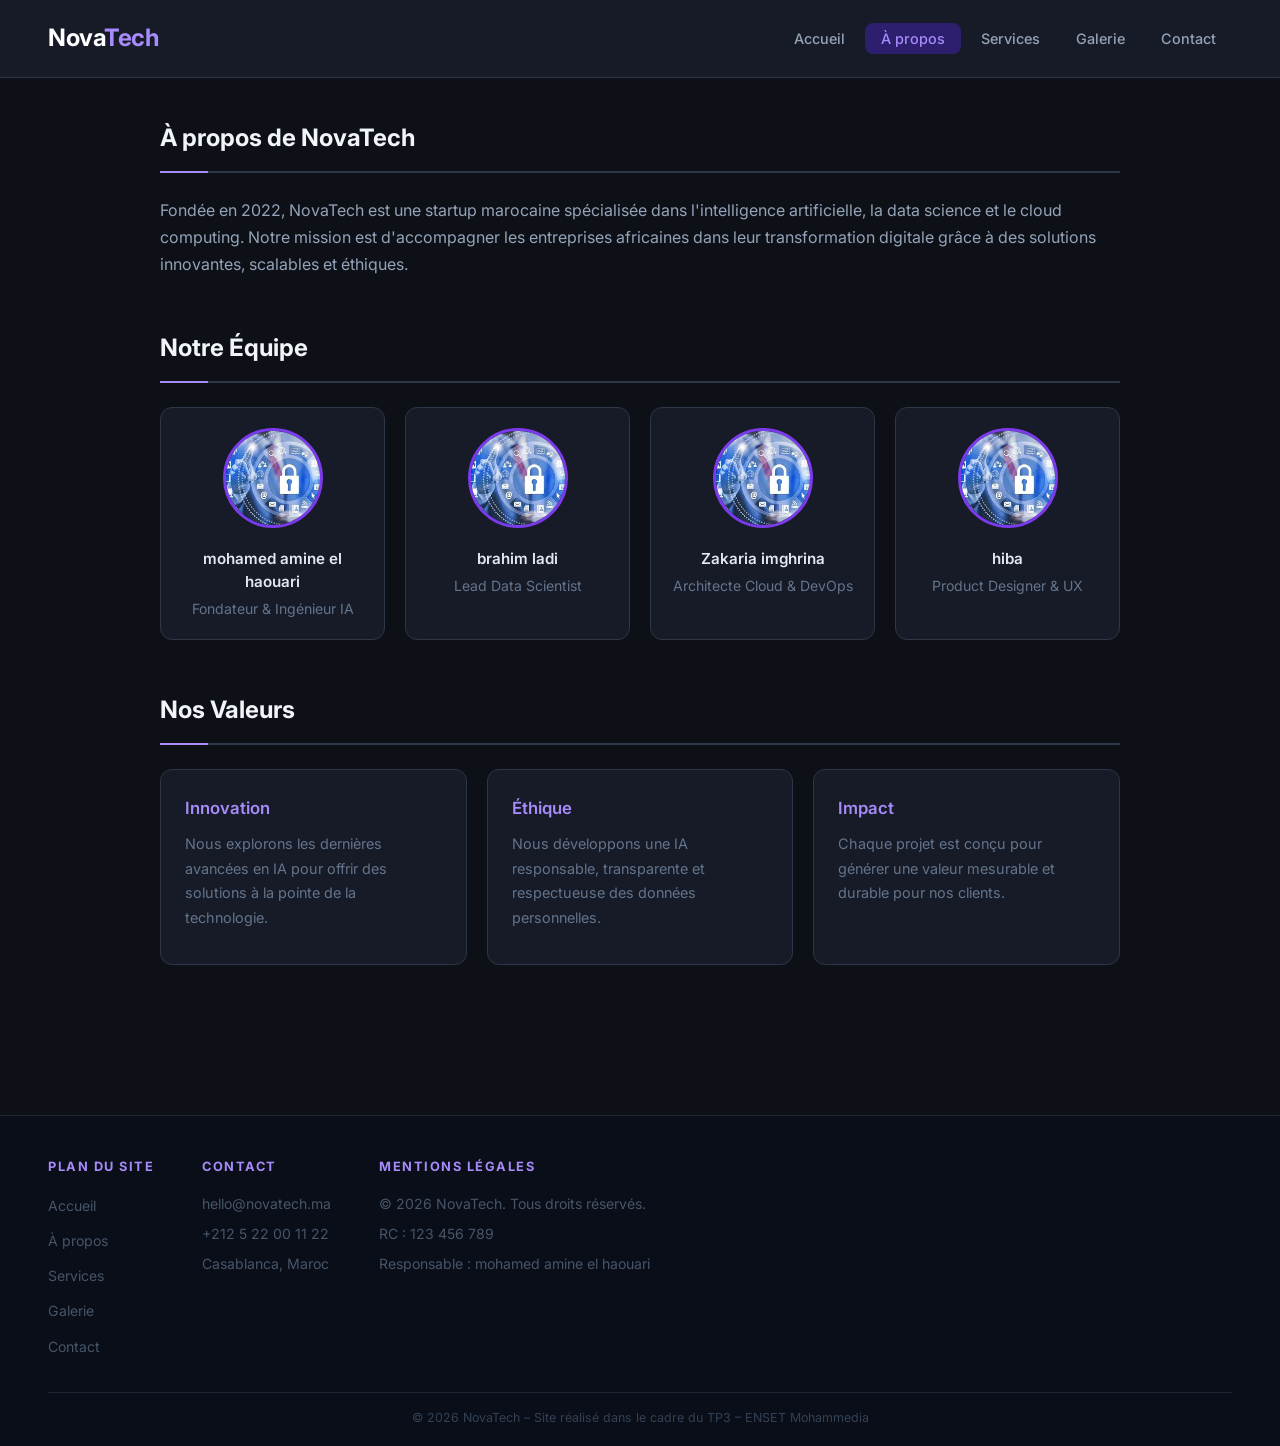
<file: tp3/pages/about.html>
<!doctype html>
<html lang="fr">
  <head>
    <meta charset="UTF-8" />
    <meta name="viewport" content="width=device-width, initial-scale=1.0" />
    <title>NovaTech – À propos</title>
    <meta name="description" content="Découvrez l'équipe de NovaTech, des ingénieurs passionnés par l'IA et la data science." />

    <!-- Open Graph -->
    <meta property="og:title" content="NovaTech – À propos" />
    <meta property="og:description" content="Découvrez l'équipe de NovaTech." />
    <meta property="og:type" content="website" />
    <meta property="og:url" content="https://novatech.example.com/pages/about.html" />
    <meta property="og:image" content="../images/securite.jpg" />

    <link rel="stylesheet" href="../css/style.css" />
  </head>
  <body>

    <header>
      <a href="../index.html" class="logo">Nova<span>Tech</span></a>
      <nav>
        <ul>
          <li><a href="../index.html">Accueil</a></li>
          <li><a href="about.html" class="active">À propos</a></li>
          <li><a href="services.html">Services</a></li>
          <li><a href="gallery.html">Galerie</a></li>
          <li><a href="contact.html">Contact</a></li>
        </ul>
      </nav>
    </header>

    <main>

      <section>
        <h2>À propos de NovaTech</h2>
        <p>
          Fondée en 2022, NovaTech est une startup marocaine spécialisée dans l'intelligence artificielle,
          la data science et le cloud computing. Notre mission est d'accompagner les entreprises africaines
          dans leur transformation digitale grâce à des solutions innovantes, scalables et éthiques.
        </p>
      </section>

      <!-- Présentation équipe avec figure/figcaption -->
      <section>
        <h2>Notre Équipe</h2>
        <div class="team">

          <figure>
            <img
              src="../images/securite.jpg"
              sizes="(max-width: 600px) 150px, 200px"
              alt="Photo de mohamed amine el haouari"
              width="100"
              height="100"
            />
            <figcaption>
              <strong>mohamed amine el haouari</strong>
              Fondateur & Ingénieur IA
            </figcaption>
          </figure>

          <figure>
            <img
              src="../images/securite.jpg"
              sizes="(max-width: 600px) 150px, 200px"
              alt="Photo brahim"
              width="100"
              height="100"
            />
            <figcaption>
              <strong>brahim ladi</strong>
              Lead Data Scientist
            </figcaption>
          </figure>

          <figure>
            <img
              src="../images/securite.jpg"
              sizes="(max-width: 600px) 150px, 200px"
              alt="Photo de Nourdine Amrani"
              width="100"
              height="100"
            />
            <figcaption>
              <strong>Zakaria imghrina</strong>
              Architecte Cloud & DevOps
            </figcaption>
          </figure>

          <figure>
            <img
              src="../images/securite.jpg"
              sizes="(max-width: 600px) 150px, 200px"
              alt="Photo de hiba"
              width="100"
              height="100"
            />
            <figcaption>
              <strong>hiba</strong>
              Product Designer & UX
            </figcaption>
          </figure>

        </div>
      </section>

      <section>
        <h2>Nos Valeurs</h2>
        <div class="cards">
          <div class="card">
            <h3>Innovation</h3>
            <p>Nous explorons les dernières avancées en IA pour offrir des solutions à la pointe de la technologie.</p>
          </div>
          <div class="card">
            <h3>Éthique</h3>
            <p>Nous développons une IA responsable, transparente et respectueuse des données personnelles.</p>
          </div>
          <div class="card">
            <h3>Impact</h3>
            <p>Chaque projet est conçu pour générer une valeur mesurable et durable pour nos clients.</p>
          </div>
        </div>
      </section>

    </main>

    <footer>
      <div class="footer-grid">
        <div class="footer-col">
          <h4>Plan du site</h4>
          <ul>
            <li><a href="../index.html">Accueil</a></li>
            <li><a href="about.html">À propos</a></li>
            <li><a href="services.html">Services</a></li>
            <li><a href="gallery.html">Galerie</a></li>
            <li><a href="contact.html">Contact</a></li>
          </ul>
        </div>
        <div class="footer-col">
          <h4>Contact</h4>
          <p>hello@novatech.ma</p>
          <p>+212 5 22 00 11 22</p>
          <p>Casablanca, Maroc</p>
        </div>
        <div class="footer-col">
          <h4>Mentions légales</h4>
          <p>© 2026 NovaTech. Tous droits réservés.</p>
          <p>RC : 123 456 789</p>
          <p>Responsable : mohamed amine el haouari</p>
        </div>
      </div>
      <div class="footer-bottom">
        <p>© 2026 NovaTech – Site réalisé dans le cadre du TP3 – ENSET Mohammedia</p>
      </div>
    </footer>

  </body>
</html>
</file>
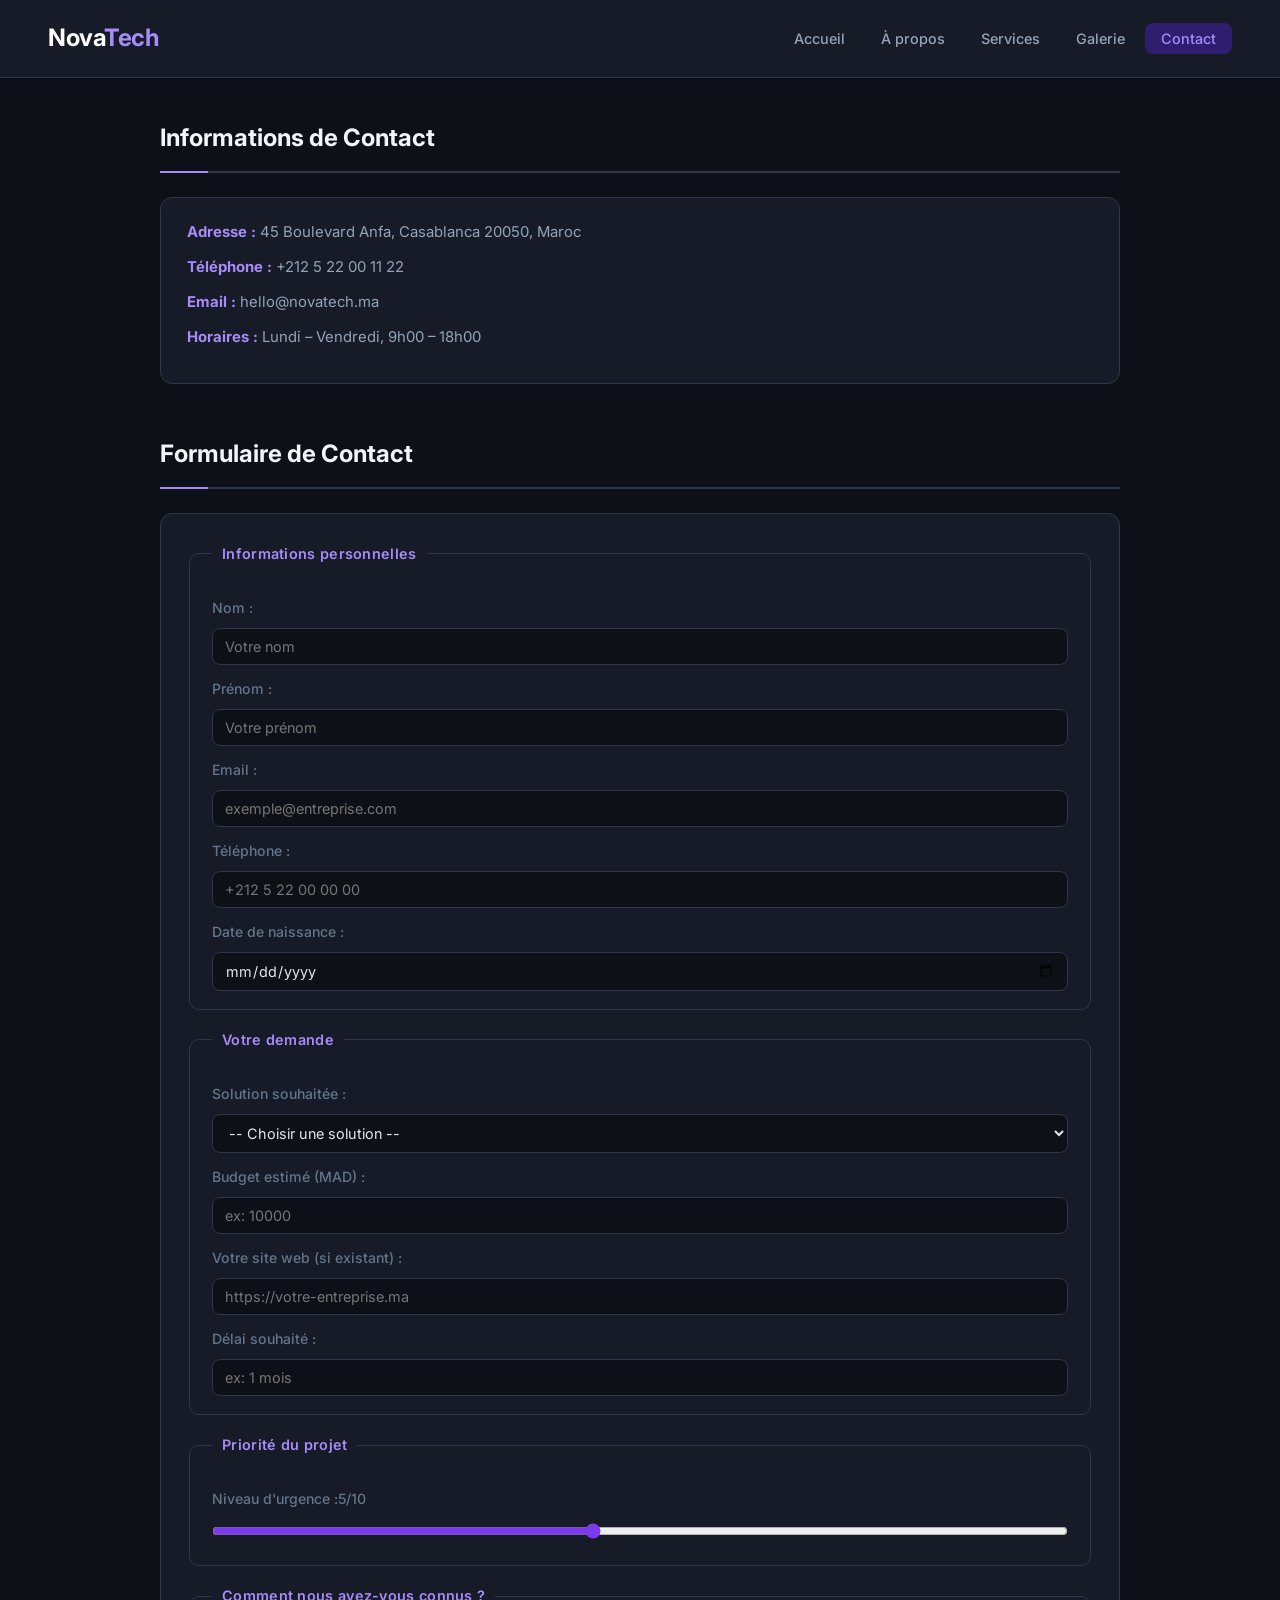
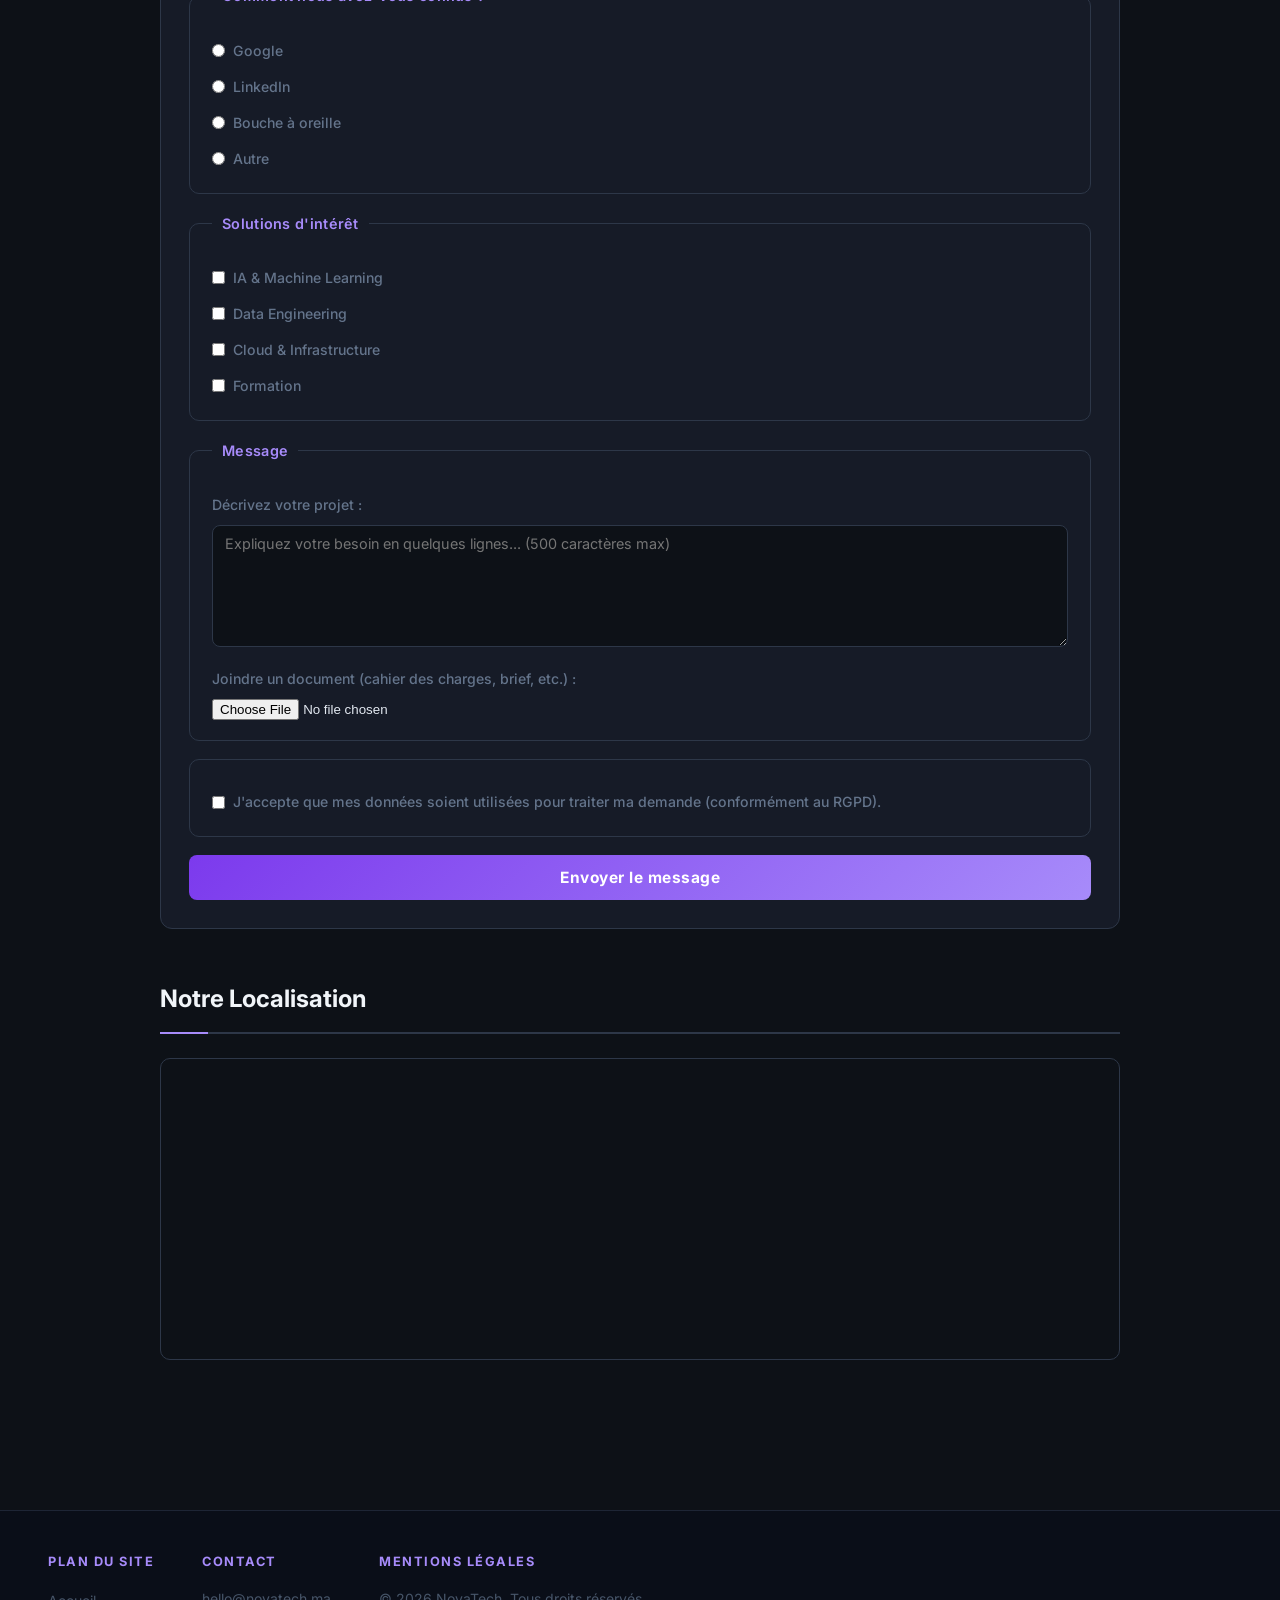
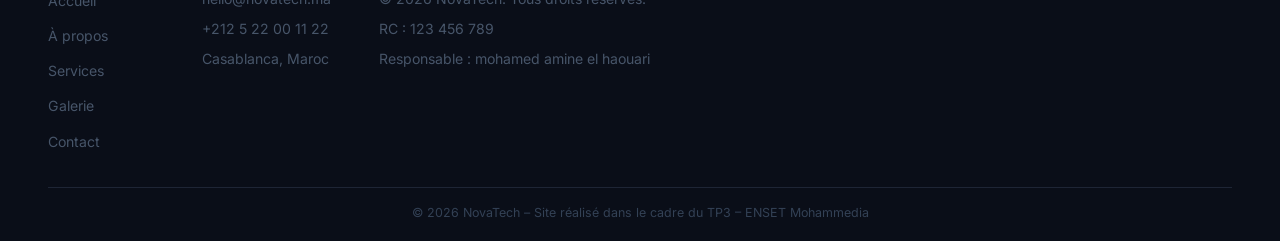
<file: tp3/pages/contact.html>
<!doctype html>
<html lang="fr">
  <head>
    <meta charset="UTF-8" />
    <meta name="viewport" content="width=device-width, initial-scale=1.0" />
    <title>NovaTech – Contact</title>
    <meta name="description" content="Contactez NovaTech pour un devis gratuit ou toute question sur nos solutions IA et data." />

    <!-- Open Graph -->
    <meta property="og:title" content="NovaTech – Contact" />
    <meta property="og:description" content="Contactez-nous pour un devis gratuit en IA et data science." />
    <meta property="og:type" content="website" />
    <meta property="og:url" content="https://novatech.example.com/pages/contact.html" />
    <meta property="og:image" content="../images/securite.jpg" />

    <link rel="stylesheet" href="../css/style.css" />
  </head>
  <body>

    <header>
      <a href="../index.html" class="logo">Nova<span>Tech</span></a>
      <nav>
        <ul>
          <li><a href="../index.html">Accueil</a></li>
          <li><a href="about.html">À propos</a></li>
          <li><a href="services.html">Services</a></li>
          <li><a href="gallery.html">Galerie</a></li>
          <li><a href="contact.html" class="active">Contact</a></li>
        </ul>
      </nav>
    </header>

    <main>

      <!-- Infos de contact -->
      <section>
        <h2>Informations de Contact</h2>
        <div class="contact-info">
          <p><strong>Adresse :</strong> 45 Boulevard Anfa, Casablanca 20050, Maroc</p>
          <p><strong>Téléphone :</strong> +212 5 22 00 11 22</p>
          <p><strong>Email :</strong> hello@novatech.ma</p>
          <p><strong>Horaires :</strong> Lundi – Vendredi, 9h00 – 18h00</p>
        </div>
      </section>

      <!-- Formulaire de contact avec tous types d'inputs -->
      <section>
        <h2>Formulaire de Contact</h2>
        <form action="#" method="post">

          <fieldset>
            <legend>Informations personnelles</legend>

            <label for="nom">Nom :</label>
            <input type="text" id="nom" name="nom" placeholder="Votre nom" required autocomplete="family-name" />

            <label for="prenom">Prénom :</label>
            <input type="text" id="prenom" name="prenom" placeholder="Votre prénom" required autocomplete="given-name" />

            <label for="email">Email :</label>
            <input type="email" id="email" name="email" placeholder="exemple@entreprise.com" required autocomplete="email" />

            <label for="telephone">Téléphone :</label>
            <input type="tel" id="telephone" name="telephone" placeholder="+212 5 22 00 00 00" autocomplete="tel" />

            <label for="date_naissance">Date de naissance :</label>
            <input type="date" id="date_naissance" name="date_naissance" max="2008-01-01" />
          </fieldset>

          <fieldset>
            <legend>Votre demande</legend>

            <label for="service">Solution souhaitée :</label>
            <select id="service" name="service" required>
              <option value="">-- Choisir une solution --</option>
              <option value="ia-ml">IA & Machine Learning</option>
              <option value="data-eng">Data Engineering</option>
              <option value="cloud">Cloud & Infrastructure</option>
              <option value="mlops">MLOps & Maintenance</option>
              <option value="formation">Formation</option>
            </select>

            <label for="budget">Budget estimé (MAD) :</label>
            <input type="number" id="budget" name="budget" min="0" step="1000" placeholder="ex: 10000" />

            <label for="site_web">Votre site web (si existant) :</label>
            <input type="url" id="site_web" name="site_web" placeholder="https://votre-entreprise.ma" />

            <label for="delai">Délai souhaité :</label>
            <input list="liste-delais" id="delai" name="delai" placeholder="ex: 1 mois" />
            <datalist id="liste-delais">
              <option value="Moins d'1 semaine"></option>
              <option value="1 à 2 semaines"></option>
              <option value="1 mois"></option>
              <option value="2 à 3 mois"></option>
              <option value="Plus de 3 mois"></option>
            </datalist>
          </fieldset>

          <fieldset>
            <legend>Priorité du projet</legend>
            <label for="priorite">Niveau d'urgence : <span id="priorite-val">5</span>/10</label>
            <input
              type="range"
              id="priorite"
              name="priorite"
              min="1"
              max="10"
              value="5"
              oninput="document.getElementById('priorite-val').textContent = this.value"
            />
          </fieldset>

          <fieldset>
            <legend>Comment nous avez-vous connus ?</legend>
            <label><input type="radio" name="source" value="google" required /> Google</label>
            <label><input type="radio" name="source" value="linkedin" /> LinkedIn</label>
            <label><input type="radio" name="source" value="bouche" /> Bouche à oreille</label>
            <label><input type="radio" name="source" value="autre" /> Autre</label>
          </fieldset>

          <fieldset>
            <legend>Solutions d'intérêt</legend>
            <label><input type="checkbox" name="interet" value="ia-ml" /> IA & Machine Learning</label>
            <label><input type="checkbox" name="interet" value="data-eng" /> Data Engineering</label>
            <label><input type="checkbox" name="interet" value="cloud" /> Cloud & Infrastructure</label>
            <label><input type="checkbox" name="interet" value="formation" /> Formation</label>
          </fieldset>

          <fieldset>
            <legend>Message</legend>
            <label for="message">Décrivez votre projet :</label>
            <textarea id="message" name="message" rows="6" maxlength="500" placeholder="Expliquez votre besoin en quelques lignes... (500 caractères max)" required></textarea>

            <label for="fichier">Joindre un document (cahier des charges, brief, etc.) :</label>
            <input type="file" id="fichier" name="fichier" accept=".pdf,.doc,.docx,.jpg,.png" />
          </fieldset>

          <fieldset>
            <label>
              <input type="checkbox" name="rgpd" required />
              J'accepte que mes données soient utilisées pour traiter ma demande (conformément au RGPD).
            </label>
          </fieldset>

          <button type="submit">Envoyer le message</button>

        </form>
      </section>

      <!-- Carte iframe -->
      <section>
        <h2>Notre Localisation</h2>
        <div class="map-container">
          <iframe
            src="https://www.openstreetmap.org/export/embed.html?bbox=-7.6600%2C33.5500%2C-7.5500%2C33.6200&layer=mapnik"
            title="Carte – NovaTech Casablanca"
            allowfullscreen
            loading="lazy"
          ></iframe>
        </div>
      </section>

    </main>

    <footer>
      <div class="footer-grid">
        <div class="footer-col">
          <h4>Plan du site</h4>
          <ul>
            <li><a href="../index.html">Accueil</a></li>
            <li><a href="about.html">À propos</a></li>
            <li><a href="services.html">Services</a></li>
            <li><a href="gallery.html">Galerie</a></li>
            <li><a href="contact.html">Contact</a></li>
          </ul>
        </div>
        <div class="footer-col">
          <h4>Contact</h4>
          <p>hello@novatech.ma</p>
          <p>+212 5 22 00 11 22</p>
          <p>Casablanca, Maroc</p>
        </div>
        <div class="footer-col">
          <h4>Mentions légales</h4>
          <p>© 2026 NovaTech. Tous droits réservés.</p>
          <p>RC : 123 456 789</p>
          <p>Responsable : mohamed amine el haouari</p>
        </div>
      </div>
      <div class="footer-bottom">
        <p>© 2026 NovaTech – Site réalisé dans le cadre du TP3 – ENSET Mohammedia</p>
      </div>
    </footer>

  </body>
</html>
</file>
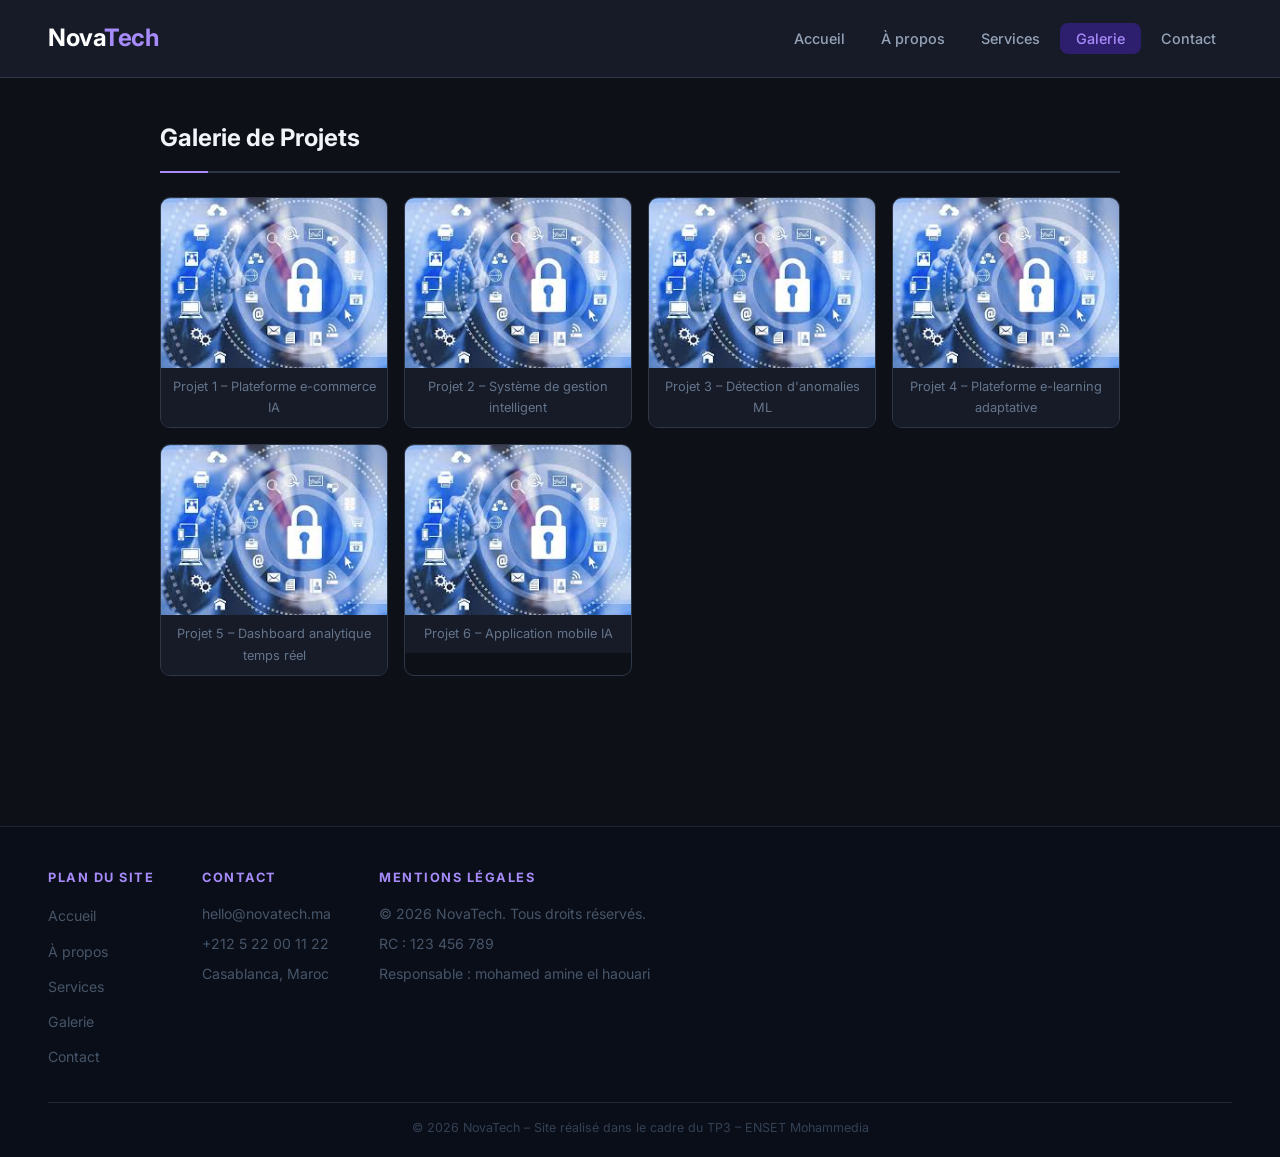
<file: tp3/pages/gallery.html>
<!doctype html>
<html lang="fr">
  <head>
    <meta charset="UTF-8" />
    <meta name="viewport" content="width=device-width, initial-scale=1.0" />
    <title>NovaTech – Galerie</title>
    <meta name="description" content="Galerie de projets réalisés par NovaTech : dashboards IA, plateformes data, applications cloud." />

    <!-- Open Graph -->
    <meta property="og:title" content="NovaTech – Galerie" />
    <meta property="og:description" content="Galerie de nos projets IA et data réalisés." />
    <meta property="og:type" content="website" />
    <meta property="og:url" content="https://novatech.example.com/pages/gallery.html" />
    <meta property="og:image" content="../images/securite.jpeg" />

    <link rel="stylesheet" href="../css/style.css" />
  </head>
  <body>

    <header>
      <a href="../index.html" class="logo">Nova<span>Tech</span></a>
      <nav>
        <ul>
          <li><a href="../index.html">Accueil</a></li>
          <li><a href="about.html">À propos</a></li>
          <li><a href="services.html">Services</a></li>
          <li><a href="gallery.html" class="active">Galerie</a></li>
          <li><a href="contact.html">Contact</a></li>
        </ul>
      </nav>
    </header>

    <main>

      <!-- Galerie avec images responsives : srcset et picture -->
      <section>
        <h2>Galerie de Projets</h2>
        <div class="gallery">

          <figure>
            <img
              src="../images/securite.jpg"
              alt="Projet 1 – Plateforme e-commerce IA"
              width="400"
              height="300"
            />
            <figcaption>Projet 1 – Plateforme e-commerce IA</figcaption>
          </figure>

          <figure>
            <img
              src="../images/securite.jpg"
              alt="Projet 2 – Système de gestion intelligent"
              width="400"
              height="300"
            />
            <figcaption>Projet 2 – Système de gestion intelligent</figcaption>
          </figure>

          <figure>
            <img
              src="../images/securite.jpg"
              alt="Projet 3 – Détection d'anomalies ML"
              width="400"
              height="300"
            />
            <figcaption>Projet 3 – Détection d'anomalies ML</figcaption>
          </figure>

          <figure>
            <img
              src="../images/securite.jpg"
              alt="Projet 4 – Plateforme e-learning adaptative"
              width="400"
              height="300"
            />
            <figcaption>Projet 4 – Plateforme e-learning adaptative</figcaption>
          </figure>

          <figure>
            <img
              src="../images/securite.jpg"
              alt="Projet 5 – Dashboard analytique temps réel"
              width="400"
              height="300"
            />
            <figcaption>Projet 5 – Dashboard analytique temps réel</figcaption>
          </figure>

          <figure>
            <img
              src="../images/securite.jpg"
              alt="Projet 6 – Application mobile IA"
              width="400"
              height="300"
            />
            <figcaption>Projet 6 – Application mobile IA</figcaption>
          </figure>

        </div>
      </section>

    </main>

    <footer>
      <div class="footer-grid">
        <div class="footer-col">
          <h4>Plan du site</h4>
          <ul>
            <li><a href="../index.html">Accueil</a></li>
            <li><a href="about.html">À propos</a></li>
            <li><a href="services.html">Services</a></li>
            <li><a href="gallery.html">Galerie</a></li>
            <li><a href="contact.html">Contact</a></li>
          </ul>
        </div>
        <div class="footer-col">
          <h4>Contact</h4>
          <p>hello@novatech.ma</p>
          <p>+212 5 22 00 11 22</p>
          <p>Casablanca, Maroc</p>
        </div>
        <div class="footer-col">
          <h4>Mentions légales</h4>
          <p>© 2026 NovaTech. Tous droits réservés.</p>
          <p>RC : 123 456 789</p>
          <p>Responsable : mohamed amine el haouari</p>
        </div>
      </div>
      <div class="footer-bottom">
        <p>© 2026 NovaTech – Site réalisé dans le cadre du TP3 – ENSET Mohammedia</p>
      </div>
    </footer>

  </body>
</html>
</file>
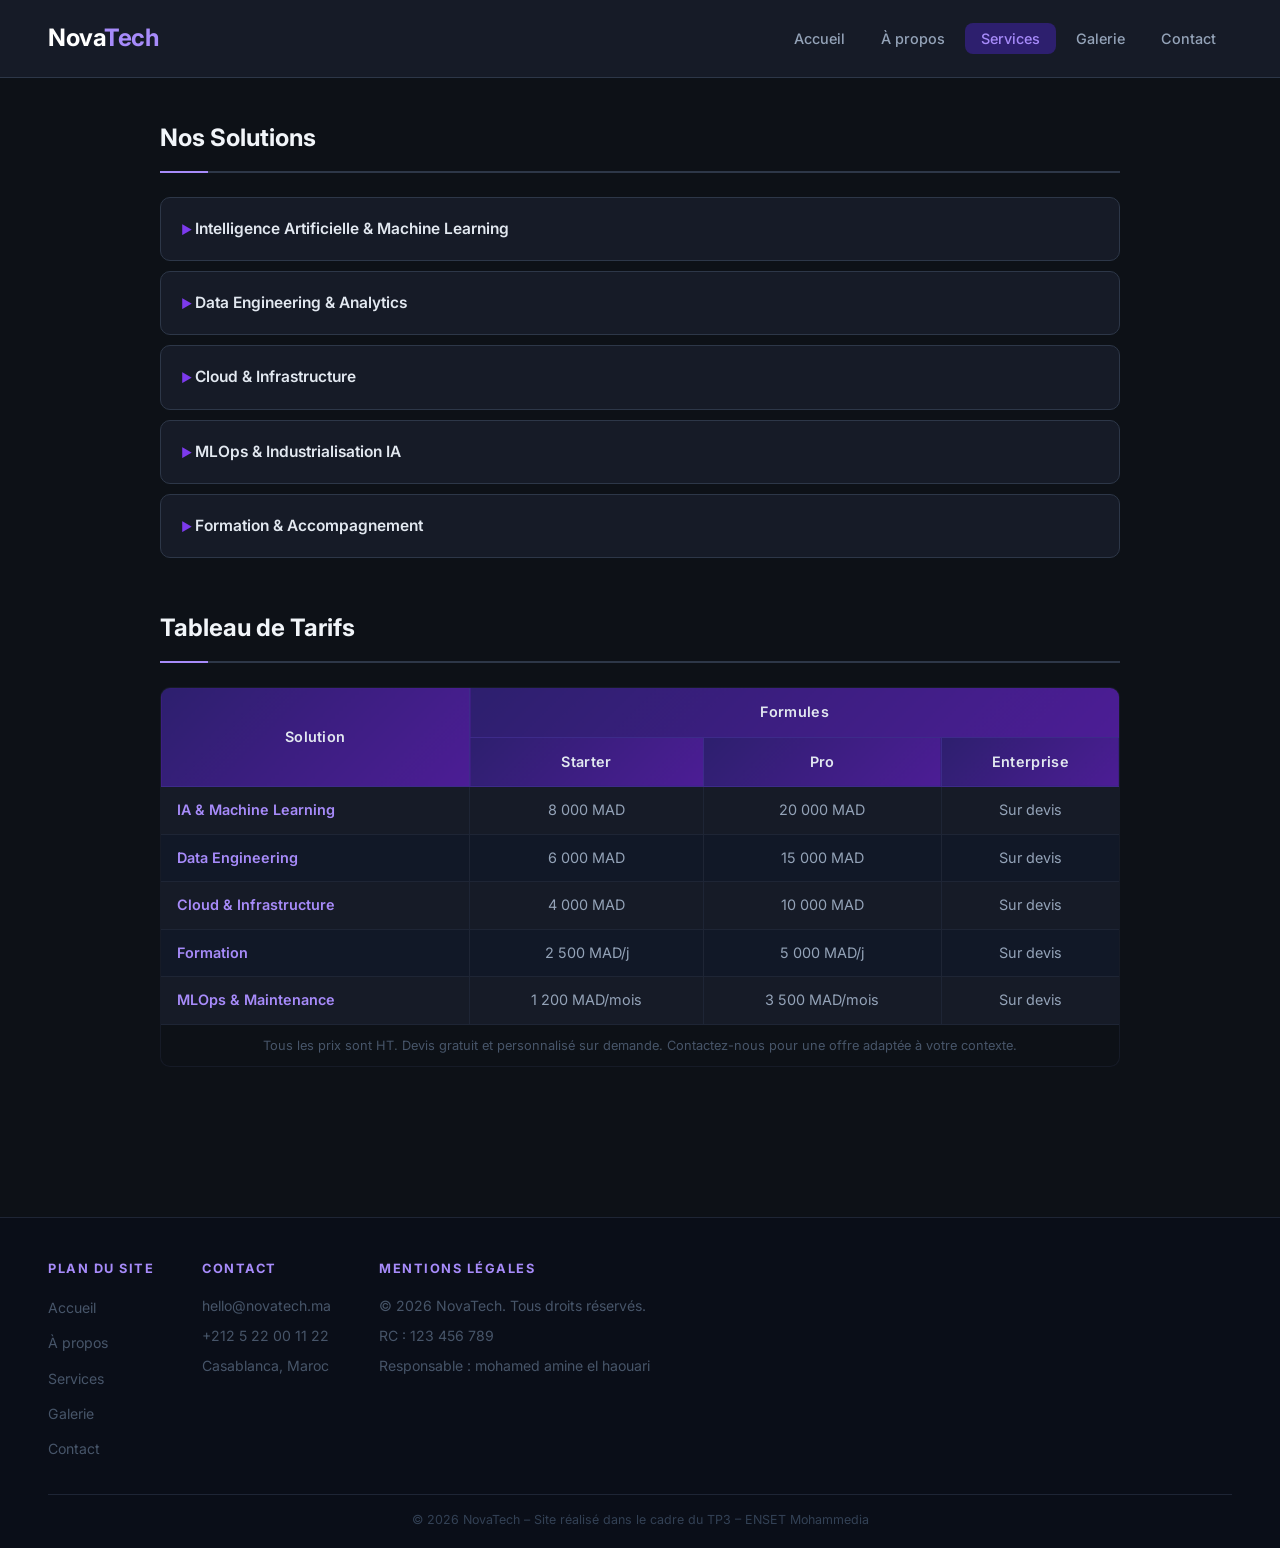
<file: tp3/pages/services.html>
<!doctype html>
<html lang="fr">
  <head>
    <meta charset="UTF-8" />
    <meta name="viewport" content="width=device-width, initial-scale=1.0" />
    <title>NovaTech – Services</title>
    <meta name="description" content="Découvrez toutes les solutions proposées par NovaTech : IA, data science, cloud, MLOps et formation." />

    <!-- Open Graph -->
    <meta property="og:title" content="NovaTech – Services" />
    <meta property="og:description" content="IA, data science, cloud, MLOps et formation sur mesure." />
    <meta property="og:type" content="website" />
    <meta property="og:url" content="https://novatech.example.com/pages/services.html" />
    <meta property="og:image" content="../images/securite.jpg" />

    <link rel="stylesheet" href="../css/style.css" />
  </head>
  <body>

    <header>
      <a href="../index.html" class="logo">Nova<span>Tech</span></a>
      <nav>
        <ul>
          <li><a href="../index.html">Accueil</a></li>
          <li><a href="about.html">À propos</a></li>
          <li><a href="services.html" class="active">Services</a></li>
          <li><a href="gallery.html">Galerie</a></li>
          <li><a href="contact.html">Contact</a></li>
        </ul>
      </nav>
    </header>

    <main>

      <!-- Liste des services avec details/summary -->
      <section>
        <h2>Nos Solutions</h2>

        <details>
          <summary>Intelligence Artificielle & Machine Learning</summary>
          <p>
            Conception et déploiement de modèles prédictifs, de NLP, de vision par ordinateur
            et de systèmes de recommandation. Nous travaillons avec TensorFlow, PyTorch, Scikit-learn
            et les APIs des grands modèles de langage (LLM).
          </p>
        </details>

        <details>
          <summary>Data Engineering & Analytics</summary>
          <p>
            Construction de pipelines ETL/ELT, architecture de data warehouses et data lakes,
            intégration avec des outils BI (Power BI, Metabase, Superset) pour des tableaux
            de bord interactifs et des insights en temps réel.
          </p>
        </details>

        <details>
          <summary>Cloud & Infrastructure</summary>
          <p>
            Migration vers AWS, GCP ou Azure, mise en place de Kubernetes, Terraform et
            GitHub Actions. Nous concevons des architectures résilientes, auto-scalables
            et optimisées en coût pour vos applications critiques.
          </p>
        </details>

        <details>
          <summary>MLOps & Industrialisation IA</summary>
          <p>
            Mise en production de modèles ML via des pipelines MLOps : versioning (MLflow),
            monitoring de performance, re-entraînement automatique et intégration continue
            pour garantir la fiabilité de vos systèmes IA en production.
          </p>
        </details>

        <details>
          <summary>Formation & Accompagnement</summary>
          <p>
            Programmes de formation sur mesure en IA, Python, data science et cloud pour
            vos équipes techniques et métier. Ateliers pratiques, bootcamps intensifs
            et coaching individuel disponibles en présentiel ou à distance.
          </p>
        </details>

      </section>

      <!-- Tableau de tarifs avec colspan/rowspan -->
      <section>
        <h2>Tableau de Tarifs</h2>
        <table>
          <thead>
            <tr>
              <th rowspan="2">Solution</th>
              <th colspan="3">Formules</th>
            </tr>
            <tr>
              <th>Starter</th>
              <th>Pro</th>
              <th>Enterprise</th>
            </tr>
          </thead>
          <tbody>
            <tr>
              <td>IA & Machine Learning</td>
              <td>8 000 MAD</td>
              <td>20 000 MAD</td>
              <td>Sur devis</td>
            </tr>
            <tr>
              <td>Data Engineering</td>
              <td>6 000 MAD</td>
              <td>15 000 MAD</td>
              <td>Sur devis</td>
            </tr>
            <tr>
              <td>Cloud & Infrastructure</td>
              <td>4 000 MAD</td>
              <td>10 000 MAD</td>
              <td>Sur devis</td>
            </tr>
            <tr>
              <td>Formation</td>
              <td>2 500 MAD/j</td>
              <td>5 000 MAD/j</td>
              <td>Sur devis</td>
            </tr>
            <tr>
              <td>MLOps & Maintenance</td>
              <td>1 200 MAD/mois</td>
              <td>3 500 MAD/mois</td>
              <td>Sur devis</td>
            </tr>
          </tbody>
          <tfoot>
            <tr>
              <td colspan="4">Tous les prix sont HT. Devis gratuit et personnalisé sur demande. Contactez-nous pour une offre adaptée à votre contexte.</td>
            </tr>
          </tfoot>
        </table>
      </section>

    </main>

    <footer>
      <div class="footer-grid">
        <div class="footer-col">
          <h4>Plan du site</h4>
          <ul>
            <li><a href="../index.html">Accueil</a></li>
            <li><a href="about.html">À propos</a></li>
            <li><a href="services.html">Services</a></li>
            <li><a href="gallery.html">Galerie</a></li>
            <li><a href="contact.html">Contact</a></li>
          </ul>
        </div>
        <div class="footer-col">
          <h4>Contact</h4>
          <p>hello@novatech.ma</p>
          <p>+212 5 22 00 11 22</p>
          <p>Casablanca, Maroc</p>
        </div>
        <div class="footer-col">
          <h4>Mentions légales</h4>
          <p>© 2026 NovaTech. Tous droits réservés.</p>
          <p>RC : 123 456 789</p>
          <p>Responsable : mohamed amine el haouari</p>
        </div>
      </div>
      <div class="footer-bottom">
        <p>© 2026 NovaTech – Site réalisé dans le cadre du TP3 – ENSET Mohammedia</p>
      </div>
    </footer>

  </body>
</html>
</file>
<file: TP2/style.css>
/* style.css - Modern design for inscription form */

/* ===== RESET & BASE ===== */
* {
  margin: 0;
  padding: 0;
  box-sizing: border-box;
}

body {
  background: linear-gradient(145deg, #f6f9fc 0%, #e6f0f5 100%);
  font-family: 'Inter', 'Segoe UI', system-ui, -apple-system, BlinkMacSystemFont, sans-serif;
  display: flex;
  flex-direction: column;
  align-items: center;
  justify-content: center;
  min-height: 100vh;
  margin: 0;
  padding: 2rem 1rem;
}

/* main heading */
h1 {
  font-size: 2.4rem;
  font-weight: 600;
  letter-spacing: -0.02em;
  color: #1a3b5d;
  margin-bottom: 1.5rem;
  text-align: center;
  text-shadow: 0 2px 3px rgba(255, 255, 255, 0.8);
}

/* ===== FORM CONTAINER ===== */
form {
  max-width: 820px;
  width: 100%;
  background: rgba(255, 255, 255, 0.85);
  backdrop-filter: blur(10px);
  -webkit-backdrop-filter: blur(10px);
  background-color: rgba(255, 255, 255, 0.7);
  border-radius: 2.5rem;
  padding: 2.5rem 2.2rem;
  box-shadow: 0 25px 45px -12px rgba(0, 32, 64, 0.25),
              inset 0 1px 2px rgba(255, 255, 255, 0.7);
  border: 1px solid rgba(255, 255, 255, 0.5);
  transition: all 0.2s ease;
}

/* ===== FIELDSET STYLING ===== */
fieldset {
  border: none;
  background: rgba(255, 255, 255, 0.5);
  backdrop-filter: blur(4px);
  -webkit-backdrop-filter: blur(4px);
  border-radius: 1.8rem;
  padding: 1.5rem 1.8rem;
  margin-bottom: 1.8rem;
  box-shadow: 0 6px 12px -6px rgba(0, 20, 40, 0.15),
              inset 0 0 0 1px rgba(255, 255, 255, 0.8);
  transition: box-shadow 0.2s;
}

fieldset:focus-within {
  box-shadow: 0 8px 18px -8px rgba(0, 90, 150, 0.3),
              inset 0 0 0 2px rgba(255, 255, 255, 0.9);
}

/* legend as elegant label */
legend {
  font-size: 1.2rem;
  font-weight: 600;
  color: #1e4b6e;
  background: rgba(255, 255, 255, 0.6);
  backdrop-filter: blur(4px);
  -webkit-backdrop-filter: blur(4px);
  padding: 0.3rem 1.2rem;
  border-radius: 40px;
  border: 1px solid rgba(255, 255, 255, 0.9);
  box-shadow: 0 2px 6px rgba(0,0,0,0.05);
  margin-bottom: 0.8rem;
  letter-spacing: -0.01em;
}

/* labels for inputs */
label {
  font-size: 0.9rem;
  font-weight: 500;
  color: #1f3f5c;
  display: inline-block;
  margin-top: 0.75rem;
  margin-bottom: 0.2rem;
  letter-spacing: -0.01em;
}

label:first-of-type {
  margin-top: 0.2rem;
}

/* all inputs, textarea, datalist (via input) */
input, textarea, datalist {
  font-family: inherit;
  font-size: 0.95rem;
}

input:not([type="radio"]):not([type="checkbox"]):not([type="file"]),
textarea {
  width: 100%;
  padding: 0.85rem 1.2rem;
  background: rgba(255, 255, 255, 0.9);
  border: 1.5px solid rgba(210, 230, 245, 0.8);
  border-radius: 50px;
  outline: none;
  transition: all 0.2s;
  box-shadow: inset 0 2px 4px rgba(0, 10, 20, 0.02);
  color: #0a2a3f;
  font-weight: 500;
  backdrop-filter: blur(2px);
}

input:not([type="radio"]):not([type="checkbox"]):not([type="file"]):focus,
textarea:focus {
  border-color: #4f9fd4;
  box-shadow: 0 0 0 4px rgba(79, 159, 212, 0.2), inset 0 2px 4px #fff;
  background: white;
}

/* specific for telephone, date, etc – keep same radius */
input[type="tel"],
input[type="date"],
input[type="email"],
input[type="password"],
input[list] {
  composes: input;
}

/* adjust height for date input (consistent) */
input[type="date"] {
  padding-block: 0.75rem;
}

/* radio & checkbox groups */
fieldset:has(input[type="radio"]), 
fieldset:has(input[type="checkbox"]) {
  display: flex;
  flex-wrap: wrap;
  gap: 1rem 1.8rem;
  align-items: center;
}

/* style radio and checkbox labels */
fieldset label:has(input[type="radio"]),
fieldset label:has(input[type="checkbox"]) {
  display: inline-flex;
  align-items: center;
  gap: 0.3rem;
  margin: 0;
  font-weight: 450;
  background: rgba(255, 255, 255, 0.5);
  padding: 0.4rem 1.2rem 0.4rem 0.8rem;
  border-radius: 40px;
  border: 1px solid rgba(255, 255, 255, 0.7);
  backdrop-filter: blur(2px);
  cursor: pointer;
  transition: background 0.15s;
}

fieldset label:has(input[type="radio"]):hover,
fieldset label:has(input[type="checkbox"]):hover {
  background: rgba(255, 255, 255, 0.8);
}

input[type="radio"], 
input[type="checkbox"] {
  accent-color: #1f6e9f;
  width: 1.1rem;
  height: 1.1rem;
  margin: 0;
}

/* textarea */
textarea {
  border-radius: 28px;
  resize: vertical;
  min-height: 100px;
  line-height: 1.5;
}

/* file input */
input[type="file"] {
  background: rgba(255, 255, 255, 0.6);
  border: 1.5px dashed #9ab9d4;
  border-radius: 50px;
  padding: 0.7rem 1rem;
  width: 100%;
  color: #1e415c;
  font-size: 0.9rem;
}

input[type="file"]::file-selector-button {
  background: #ffffffd6;
  border: 1px solid #b3cfe5;
  border-radius: 40px;
  padding: 0.4rem 1.2rem;
  margin-right: 1rem;
  font-weight: 500;
  color: #1a405b;
  transition: 0.15s;
  cursor: pointer;
}

input[type="file"]::file-selector-button:hover {
  background: #e5f0f9;
  border-color: #6fa3cc;
}

/* datalist (the input with list) is already styled, but the arrow could be improved */
input[list] {
  background-image: url('data:image/svg+xml;utf8,<svg xmlns="http://www.w3.org/2000/svg" width="16" height="16" viewBox="0 0 24 24" fill="none" stroke="%23336688" stroke-width="2"><polyline points="6 9 12 15 18 9"/></svg>');
  background-repeat: no-repeat;
  background-position: right 1.2rem center;
  background-size: 1rem;
  padding-right: 3rem;
}

/* accept checkbox special fieldset */
fieldset:has(input[type="checkbox"]:only-of-type) {
  display: flex;
  align-items: center;
}

fieldset:has(input[type="checkbox"]:only-of-type) label {
  margin: 0;
  display: flex;
  align-items: center;
  gap: 0.6rem;
  font-weight: 500;
  background: transparent;
  border: none;
  padding: 0;
}

/* submit button */
button[type="submit"] {
  background: linear-gradient(115deg, #1f5f89, #2b7aa8);
  border: none;
  color: white;
  font-weight: 600;
  font-size: 1.3rem;
  padding: 1rem 2rem;
  width: 100%;
  border-radius: 60px;
  cursor: pointer;
  box-shadow: 0 8px 18px -6px #1f5f8940, 0 0 0 1px rgba(255,255,255,0.6) inset;
  letter-spacing: 0.3px;
  transition: all 0.2s ease;
  margin-top: 0.5rem;
}

button[type="submit"]:hover {
  background: linear-gradient(115deg, #236f9e, #3189bb);
  transform: scale(1.01);
  box-shadow: 0 12px 24px -8px #10537a70, 0 0 0 2px rgba(255,255,255,0.7) inset;
}

button[type="submit"]:active {
  transform: scale(0.98);
  background: #1a5e88;
}

/* small placeholder style */
::placeholder {
  color: #7a98b3;
  opacity: 0.6;
  font-weight: 400;
}

/* max width constraint for very small screens */
@media (max-width: 500px) {
  body { padding: 1rem; }
  form { padding: 1.8rem 1.2rem; }
  h1 { font-size: 2rem; }
  fieldset { padding: 1.2rem 1rem; }
  legend { font-size: 1rem; }
}
</file>
<file: tp3/css/style.css>
/* ===== NovaTech – Global Styles ===== */

@import url('https://fonts.googleapis.com/css2?family=Inter:wght@300;400;500;600;700&display=swap');

* {
  margin: 0;
  padding: 0;
  box-sizing: border-box;
}

body {
  font-family: 'Inter', Arial, sans-serif;
  font-size: 16px;
  color: #e2e8f0;
  background-color: #0d1117;
  line-height: 1.7;
}

/* ===========================
   HEADER & NAVIGATION
=========================== */

header {
  background-color: #161b27;
  border-bottom: 1px solid #2d3748;
  color: white;
  padding: 18px 48px;
  display: flex;
  align-items: center;
  justify-content: space-between;
  flex-wrap: wrap;
  gap: 10px;
  position: sticky;
  top: 0;
  z-index: 100;
}

header .logo {
  font-size: 1.5rem;
  font-weight: 700;
  color: white;
  text-decoration: none;
  letter-spacing: -0.5px;
}

header .logo span {
  color: #a78bfa;
}

nav ul {
  list-style: none;
  display: flex;
  gap: 4px;
  flex-wrap: wrap;
}

nav ul li a {
  color: #94a3b8;
  text-decoration: none;
  font-size: 0.9rem;
  font-weight: 500;
  padding: 7px 16px;
  border-radius: 8px;
  transition: background 0.2s, color 0.2s;
}

nav ul li a:hover,
nav ul li a.active {
  background-color: #2d1f6e;
  color: #a78bfa;
}

/* ===========================
   MAIN CONTENT
=========================== */

main {
  max-width: 1000px;
  margin: 0 auto;
  padding: 40px 20px;
}

/* ===========================
   HERO SECTION
=========================== */

.hero {
  background: linear-gradient(135deg, #1a0533 0%, #0f172a 50%, #0d1117 100%);
  border-bottom: 1px solid #2d3748;
  color: white;
  text-align: center;
  padding: 90px 20px;
  margin-bottom: 50px;
  position: relative;
  overflow: hidden;
}

.hero::before {
  content: '';
  position: absolute;
  top: -80px;
  left: 50%;
  transform: translateX(-50%);
  width: 500px;
  height: 500px;
  background: radial-gradient(circle, rgba(167,139,250,0.12) 0%, transparent 70%);
  pointer-events: none;
}

.hero h1 {
  font-size: 2.6rem;
  font-weight: 700;
  margin-bottom: 18px;
  letter-spacing: -1px;
  background: linear-gradient(135deg, #fff 40%, #a78bfa);
  -webkit-background-clip: text;
  -webkit-text-fill-color: transparent;
  background-clip: text;
}

.hero p {
  font-size: 1.1rem;
  color: #94a3b8;
  max-width: 560px;
  margin: 0 auto 30px;
  font-weight: 300;
}

.hero a.btn {
  display: inline-block;
  background: linear-gradient(135deg, #7c3aed, #a78bfa);
  color: white;
  padding: 12px 30px;
  border-radius: 8px;
  text-decoration: none;
  font-weight: 600;
  font-size: 0.95rem;
  transition: opacity 0.2s, transform 0.2s;
  letter-spacing: 0.3px;
}

.hero a.btn:hover {
  opacity: 0.88;
  transform: translateY(-2px);
}

.hero-image {
  width: 100%;
  max-height: 350px;
  object-fit: cover;
  display: block;
  margin-bottom: 50px;
}

/* ===========================
   SECTIONS GÉNÉRIQUES
=========================== */

section {
  margin-bottom: 50px;
}

section h2 {
  font-size: 1.5rem;
  font-weight: 700;
  color: #f1f5f9;
  padding-bottom: 12px;
  margin-bottom: 24px;
  border-bottom: 2px solid #2d3748;
  position: relative;
}

section h2::after {
  content: '';
  position: absolute;
  bottom: -2px;
  left: 0;
  width: 48px;
  height: 2px;
  background: #a78bfa;
}

section h3 {
  font-size: 1.05rem;
  font-weight: 600;
  color: #e2e8f0;
  margin-bottom: 8px;
}

section p {
  color: #94a3b8;
  margin-bottom: 10px;
}

/* ===========================
   VIDEO / IMAGE CONTAINER
=========================== */

.video-container img {
  width: 100%;
  max-height: 400px;
  object-fit: cover;
  border-radius: 12px;
  border: 1px solid #2d3748;
  display: block;
}

/* ===========================
   CARDS (services, valeurs)
=========================== */

.cards {
  display: flex;
  gap: 20px;
  flex-wrap: wrap;
}

.card {
  background-color: #161b27;
  border: 1px solid #2d3748;
  border-radius: 12px;
  padding: 24px;
  flex: 1;
  min-width: 200px;
  transition: border-color 0.2s, transform 0.2s;
}

.card:hover {
  border-color: #7c3aed;
  transform: translateY(-3px);
}

.card h3 {
  margin-bottom: 10px;
  color: #a78bfa;
}

.card p {
  font-size: 0.9rem;
  color: #64748b;
}

/* Témoignages */
.temoignage {
  background-color: #161b27;
  border: 1px solid #2d3748;
  border-left: 4px solid #7c3aed;
  padding: 18px 24px;
  margin-bottom: 16px;
  border-radius: 0 10px 10px 0;
}

.temoignage p {
  font-style: italic;
  color: #94a3b8;
}

.temoignage cite {
  display: block;
  margin-top: 10px;
  font-weight: 600;
  color: #a78bfa;
  font-size: 0.88rem;
  font-style: normal;
}

/* ===========================
   FIGURE / FIGCAPTION (About)
=========================== */

.team {
  display: flex;
  gap: 20px;
  flex-wrap: wrap;
}

.team figure {
  text-align: center;
  background-color: #161b27;
  border: 1px solid #2d3748;
  border-radius: 12px;
  padding: 20px 15px;
  flex: 1;
  min-width: 160px;
  transition: border-color 0.2s;
}

.team figure:hover {
  border-color: #7c3aed;
}

.team figure img {
  width: 100px;
  height: 100px;
  object-fit: cover;
  border-radius: 50%;
  border: 3px solid #7c3aed;
  margin-bottom: 12px;
}

.team figure figcaption {
  font-size: 0.88rem;
  color: #64748b;
  line-height: 1.5;
}

.team figure figcaption strong {
  display: block;
  font-size: 0.95rem;
  color: #e2e8f0;
  margin-bottom: 4px;
  font-weight: 600;
}

/* ===========================
   DETAILS / SUMMARY (Services)
=========================== */

details {
  background-color: #161b27;
  border: 1px solid #2d3748;
  border-radius: 10px;
  padding: 14px 20px;
  margin-bottom: 10px;
  transition: border-color 0.2s;
}

details[open] {
  border-color: #7c3aed;
}

summary {
  font-weight: 600;
  color: #e2e8f0;
  cursor: pointer;
  font-size: 0.97rem;
  list-style: none;
  padding: 4px 0;
  transition: color 0.2s;
}

summary:hover {
  color: #a78bfa;
}

summary::-webkit-details-marker {
  display: none;
}

summary::before {
  content: '▶ ';
  font-size: 0.75rem;
  color: #7c3aed;
}

details[open] summary::before {
  content: '▼ ';
}

details p {
  margin-top: 12px;
  color: #64748b;
  font-size: 0.9rem;
  padding-left: 4px;
}

/* ===========================
   TABLEAU DE TARIFS
=========================== */

table {
  width: 100%;
  border-collapse: collapse;
  background-color: #161b27;
  font-size: 0.9rem;
  border-radius: 10px;
  overflow: hidden;
  border: 1px solid #2d3748;
}

thead th {
  background: linear-gradient(135deg, #2d1f6e, #4c1d95);
  color: #e2e8f0;
  padding: 12px 16px;
  text-align: center;
  border: 1px solid #3d2b8a;
  font-weight: 600;
  letter-spacing: 0.3px;
}

tbody td {
  padding: 11px 16px;
  border: 1px solid #1e2535;
  text-align: center;
  color: #94a3b8;
}

tbody tr:nth-child(even) {
  background-color: #111827;
}

tbody tr:hover {
  background-color: #1e1b3a;
}

tbody td:first-child {
  text-align: left;
  font-weight: 600;
  color: #a78bfa;
}

tfoot td {
  background-color: #0d1117;
  padding: 10px 16px;
  border: 1px solid #1e2535;
  font-size: 0.8rem;
  color: #475569;
  text-align: center;
}

/* ===========================
   GALERIE
=========================== */

.gallery {
  display: grid;
  grid-template-columns: repeat(auto-fill, minmax(220px, 1fr));
  gap: 16px;
}

.gallery figure {
  margin: 0;
  overflow: hidden;
  border-radius: 10px;
  border: 1px solid #2d3748;
  transition: border-color 0.2s, transform 0.2s;
}

.gallery figure:hover {
  border-color: #7c3aed;
  transform: translateY(-3px);
}

.gallery img,
.gallery picture img {
  width: 100%;
  height: 170px;
  object-fit: cover;
  display: block;
}

.gallery figcaption {
  font-size: 0.8rem;
  color: #64748b;
  text-align: center;
  padding: 8px 10px;
  background: #161b27;
}

/* ===========================
   FORMULAIRE CONTACT
=========================== */

form {
  background-color: #161b27;
  border: 1px solid #2d3748;
  border-radius: 12px;
  padding: 28px;
}

fieldset {
  border: 1px solid #2d3748;
  border-radius: 10px;
  padding: 18px 22px;
  margin-bottom: 18px;
}

legend {
  font-weight: 600;
  color: #a78bfa;
  font-size: 0.9rem;
  padding: 0 10px;
  letter-spacing: 0.3px;
}

label {
  display: block;
  font-size: 0.88rem;
  color: #64748b;
  margin-top: 12px;
  margin-bottom: 4px;
  font-weight: 500;
}

input[type="text"],
input[type="email"],
input[type="tel"],
input[type="date"],
input[type="number"],
input[type="url"],
input[list],
select,
textarea {
  width: 100%;
  padding: 9px 12px;
  border: 1px solid #2d3748;
  border-radius: 8px;
  font-size: 0.9rem;
  color: #e2e8f0;
  background-color: #0d1117;
  margin-top: 4px;
  transition: border-color 0.2s;
  font-family: inherit;
}

input:focus,
select:focus,
textarea:focus {
  outline: none;
  border-color: #7c3aed;
  background-color: #0f0e1a;
}

select option {
  background: #161b27;
}

textarea {
  resize: vertical;
  min-height: 90px;
}

input[type="radio"],
input[type="checkbox"] {
  margin-right: 8px;
  accent-color: #7c3aed;
}

fieldset > label {
  display: flex;
  align-items: center;
}

input[type="range"] {
  width: 100%;
  accent-color: #7c3aed;
  margin-top: 8px;
}

button[type="submit"] {
  display: block;
  width: 100%;
  padding: 13px;
  background: linear-gradient(135deg, #7c3aed, #a78bfa);
  color: white;
  font-size: 0.97rem;
  font-weight: 700;
  border: none;
  border-radius: 8px;
  cursor: pointer;
  margin-top: 10px;
  transition: opacity 0.2s, transform 0.2s;
  letter-spacing: 0.5px;
  font-family: inherit;
}

button[type="submit"]:hover {
  opacity: 0.88;
  transform: translateY(-1px);
}

/* Carte iframe */
.map-container {
  margin-top: 20px;
  border: 1px solid #2d3748;
  border-radius: 10px;
  overflow: hidden;
}

.map-container iframe {
  width: 100%;
  height: 300px;
  border: none;
  display: block;
  filter: grayscale(60%) invert(90%) hue-rotate(180deg);
}

/* Infos contact */
.contact-info {
  background-color: #161b27;
  border: 1px solid #2d3748;
  border-radius: 12px;
  padding: 22px 26px;
  margin-bottom: 28px;
}

.contact-info p {
  margin-bottom: 10px;
  font-size: 0.93rem;
  color: #94a3b8;
}

.contact-info p strong {
  color: #a78bfa;
}

/* ===========================
   FOOTER
=========================== */

footer {
  background-color: #0a0e18;
  border-top: 1px solid #1e2535;
  color: #94a3b8;
  padding: 40px 48px 18px;
  margin-top: 60px;
}

.footer-grid {
  display: flex;
  gap: 48px;
  flex-wrap: wrap;
  margin-bottom: 24px;
}

.footer-col h4 {
  color: #a78bfa;
  margin-bottom: 14px;
  font-size: 0.8rem;
  text-transform: uppercase;
  letter-spacing: 1.5px;
  font-weight: 700;
}

.footer-col ul {
  list-style: none;
}

.footer-col ul li {
  margin-bottom: 8px;
}

.footer-col ul li a {
  color: #475569;
  text-decoration: none;
  font-size: 0.88rem;
  transition: color 0.2s;
}

.footer-col ul li a:hover {
  color: #a78bfa;
}

.footer-col p {
  color: #475569;
  font-size: 0.88rem;
  margin-bottom: 6px;
}

.footer-bottom {
  border-top: 1px solid #1e2535;
  padding-top: 14px;
  text-align: center;
  font-size: 0.78rem;
  color: #334155;
}

/* ===========================
   RESPONSIVE
=========================== */

@media (max-width: 700px) {
  header {
    flex-direction: column;
    align-items: flex-start;
    padding: 15px 20px;
  }

  nav ul {
    justify-content: flex-start;
  }

  .hero h1 {
    font-size: 1.8rem;
  }

  .cards {
    flex-direction: column;
  }

  .team {
    flex-direction: column;
  }

  .footer-grid {
    flex-direction: column;
    gap: 24px;
  }
}
</file>
